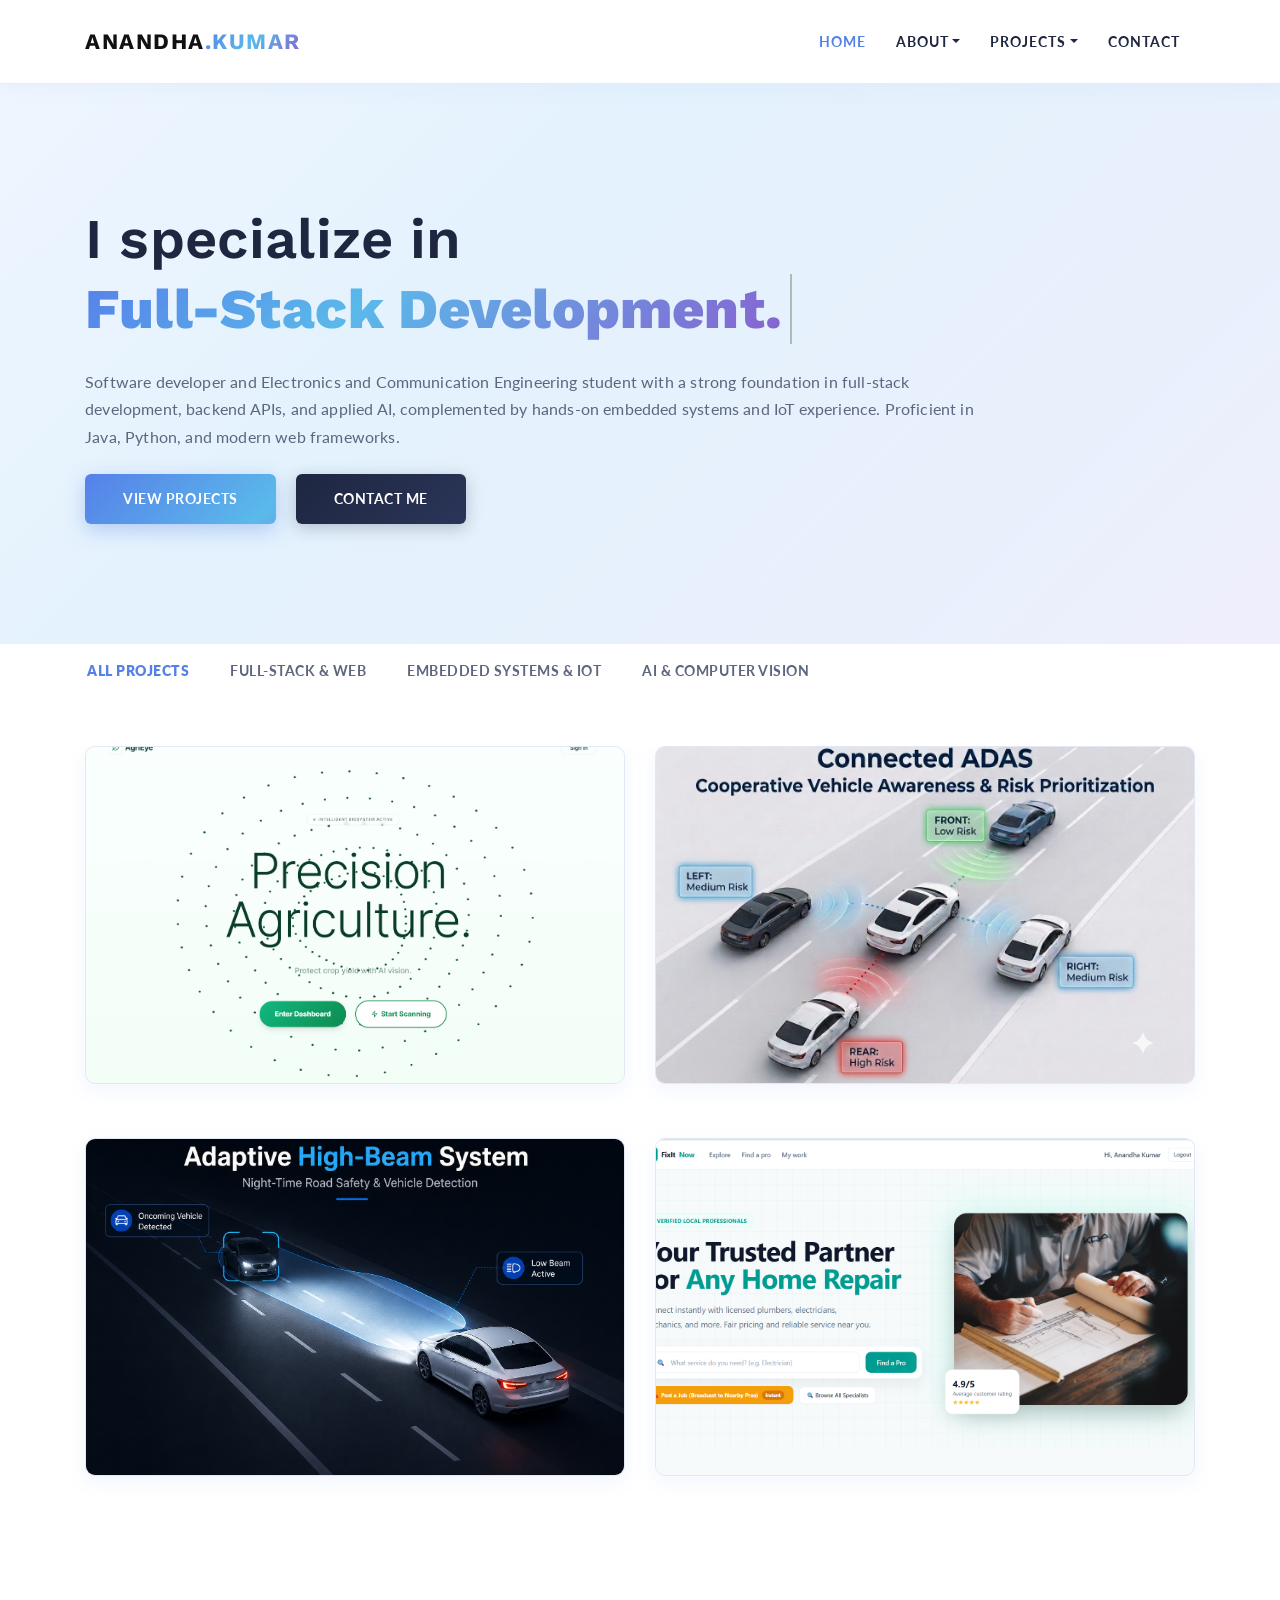
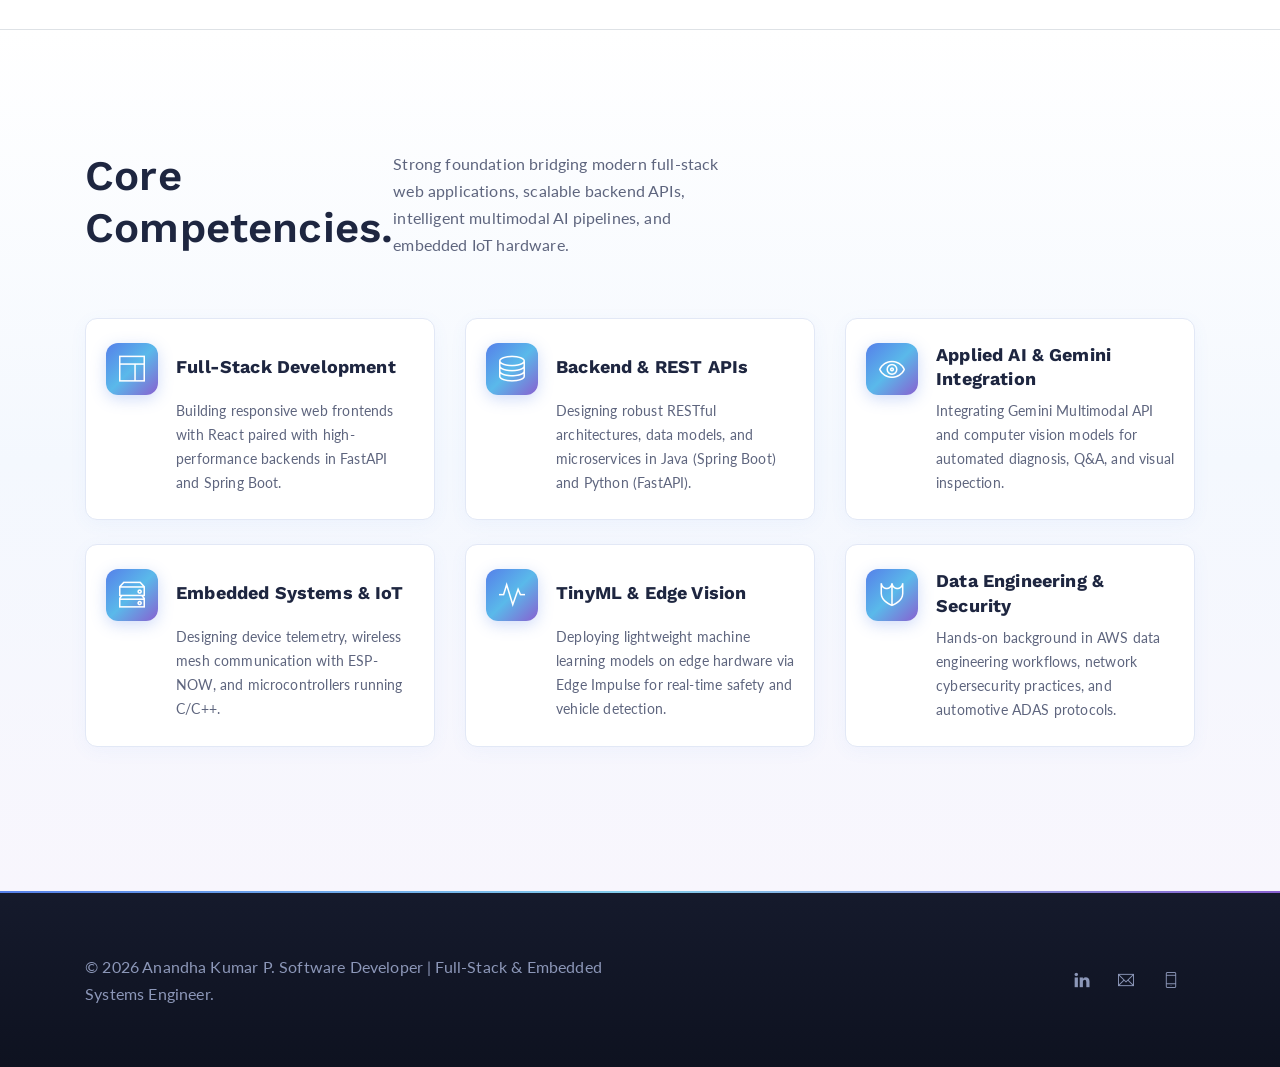
<file: index.html>
<!DOCTYPE html>
<html lang="en">

<head>
  <meta charset="utf-8">
  <title>Anandha Kumar P - Software Developer | Full-Stack &amp; Embedded Systems Engineer</title>

  <!-- mobile responsive meta -->
<meta name="viewport" content="width=device-width, initial-scale=1, shrink-to-fit=no">
  <meta name="description" content="Portfolio of Anandha Kumar P - Software Developer and Full-Stack &amp; Embedded Systems Engineer specializing in React, FastAPI, Spring Boot, Applied AI, and Embedded IoT.">
  <meta name="author" content="Anandha Kumar P">
  
  <!-- theme meta -->
  <meta name="theme-name" content="thomson" />
  
  <!-- ** Plugins Needed for the Project ** -->
  <!-- Bootstrap -->
  <link rel="stylesheet" href="plugins/bootstrap/bootstrap.min.css">
  <link rel="stylesheet" href="plugins/themify/css/themify-icons.css">
  <link rel="stylesheet" href="plugins/counto/animate.css">
  <link rel="stylesheet" href="plugins/aos/aos.css">
  <link rel="stylesheet" href="plugins/owl-carousel/owl.carousel.min.css">
  <link rel="stylesheet" href="plugins/owl-carousel/owl.theme.default.min.css">
  <link rel="stylesheet" href="plugins/magnific-popup/magnific-popup.css">
  <link rel="stylesheet" href="plugins/animated-text/animated-text.css">

  <!-- Main Stylesheet -->
  <link href="css/style.css" rel="stylesheet">

</head>

<body>
  

<!-- Navigation Start -->
<!-- Header Start --> 

<nav class="navbar navbar-expand-lg main-nav" id="navbar">
	<div class="container">
	  <a class="navbar-brand font-weight-bold text-uppercase" href="index.html" style="font-family:'Work Sans', sans-serif; font-size:22px; letter-spacing:1.5px; color:#111;">
	  	ANANDHA<span class="text-gradient">.KUMAR</span>
	  </a>

	  <button class="navbar-toggler collapsed" type="button" data-toggle="collapse" data-target="#navbarsExample09" aria-controls="navbarsExample09" aria-expanded="false" aria-label="Toggle navigation">
		<span class="ti-align-justify"></span>
	  </button>
  
		  <div class="collapse navbar-collapse" id="navbarsExample09">
			<ul class="navbar-nav ml-auto">
			  <li class="nav-item active"><a class="nav-link" href="index.html">Home</a></li>

			  <li class="nav-item dropdown">
					<a class="nav-link dropdown-toggle" href="#" id="dropdown01" data-toggle="dropdown" aria-haspopup="true" aria-expanded="false">About</a>
					<ul class="dropdown-menu" aria-labelledby="dropdown01">
						<li><a class="dropdown-item" href="about.html">About Me</a></li>
						<li><a class="dropdown-item" href="about-us.html">Education &amp; Experience</a></li>
					</ul>
			  </li>

			  <li class="nav-item dropdown">
					<a class="nav-link dropdown-toggle" href="#" id="dropdown02" data-toggle="dropdown" aria-haspopup="true" aria-expanded="false">Projects</a>
					<ul class="dropdown-menu" aria-labelledby="dropdown02">
						<li><a class="dropdown-item" href="portfolio-1.html">All Projects</a></li>
						<li><a class="dropdown-item" href="portfolio-single.html">AgriEye - AI Crop Platform</a></li>
						<li><a class="dropdown-item" href="portfolio-single2.html">Connected ADAS System</a></li>
						<li><a class="dropdown-item" href="portfolio-single3.html">Adaptive High-Beam System</a></li>
						<li><a class="dropdown-item" href="portfolio-single4.html">FixIt Now Marketplace</a></li>
					</ul>
			  </li>
			   <li class="nav-item"><a class="nav-link" href="contact.html">Contact</a></li>
			</ul>
		</div>
	</div>
</nav>

<!-- Header Close --> 


<!-- Navigation ENd -->

<!-- Banner Start -->
<section class="section banner">
	<div class="container">
		<div class="row">
			<div class="col-lg-10">
				 <h2 class="cd-headline clip is-full-width mb-4 ">
				 	I specialize in <br>
                    <span class="cd-words-wrapper text-color">
                        <b class="is-visible">Full-Stack Development.</b>
                        <b>Backend APIs &amp; Spring Boot.</b>
                        <b>Applied AI &amp; Gemini Vision.</b>
                        <b>Embedded Systems &amp; IoT.</b>
                    </span>
                </h2>
                <p>Software developer and Electronics and Communication Engineering student with a strong foundation in full-stack development, backend APIs, and applied AI, complemented by hands-on embedded systems and IoT experience. Proficient in Java, Python, and modern web frameworks.</p>
                <div class="mt-4">
                    <a href="portfolio-1.html" class="btn btn-main mr-3">View Projects</a>
                    <a href="contact.html" class="btn btn-dark">Contact Me</a>
                </div>
			</div>
		</div>
	</div>
</section>


<!-- Banner End -->

<!-- POrtfolio start -->
<section class="portfolio">
	<div class="container">
		<div class="row mb-5">
	      	<div class="col-12">
		        <div class="btn-group btn-group-toggle" data-toggle="buttons">
		          <label class="btn active">
		            <input type="radio" name="shuffle-filter" value="all" checked="checked" />All Projects
		          </label>
		          <label class="btn">
		            <input type="radio" name="shuffle-filter" value="fullstack" />Full-Stack &amp; Web
		          </label>
		          <label class="btn">
		            <input type="radio" name="shuffle-filter" value="embedded" />Embedded Systems &amp; IoT
		          </label>
		          <label class="btn">
		            <input type="radio" name="shuffle-filter" value="ai" />AI &amp; Computer Vision
		          </label>
		        </div>
	      	</div>
    	</div>	

		<div class="row shuffle-wrapper portfolio-gallery">
	      <div class="col-lg-6 col-md-6 mb-4 shuffle-item" data-groups="[&quot;fullstack&quot;,&quot;ai&quot;,&quot;embedded&quot;]">
		      	<div class="position-relative inner-box">
		          <div class="image position-relative">
	               <img src="images/agriEye.png" alt="AgriEye AI-Powered Crop Monitoring Platform" class="img-fluid w-100 d-block">
	                <div class="overlay-box">
	                  <div class="overlay-inner">
	                    <a class="overlay-content" href="portfolio-single.html">
	                      <h5 class="mb-0">AgriEye Platform</h5>
	                      <p>React, FastAPI, Gemini AI &amp; Telemetry</p>
	                    </a>
	                  </div>
	                </div> 
	            </div>
		      </div>
	      </div>

	      <div class="col-lg-6 col-md-6 mb-4 shuffle-item" data-groups="[&quot;embedded&quot;]">
	        <div class="position-relative inner-box">
	            <div class="image position-relative">
	               <img src="images/Adas.png" alt="Connected ADAS for Cooperative Vehicle Awareness" class="img-fluid w-100 d-block">
	                <div class="overlay-box">
	                  <div class="overlay-inner">
		                    <a class="overlay-content" href="portfolio-single2.html">
		                      <h5 class="mb-0">Connected ADAS</h5>
		                      <p>ESP-NOW, Flutter &amp; Risk Prioritization</p>
		                    </a>
	                	</div> 
		            </div>
		        </div>
		      </div>
	      </div>

	      <div class="col-lg-6 col-md-6 mb-4 shuffle-item" data-groups="[&quot;ai&quot;,&quot;embedded&quot;]">
	        <div class="position-relative inner-box">
	            <div class="image position-relative">
	               <img src="images/headlight.png" alt="Adaptive High-Beam System for Night-Time Road Safety" class="img-fluid w-100 d-block">
	                <div class="overlay-box">
	                  <div class="overlay-inner">
	                    <a class="overlay-content" href="portfolio-single3.html">
	                      <h5 class="mb-0">Adaptive High-Beam System</h5>
	                      <p>Edge Impulse TinyML &amp; Computer Vision</p>
	                    </a>
	                  </div>
	                </div> 
	            </div>
	        </div>
	      </div>

	      <div class="col-lg-6 col-md-6 mb-4 shuffle-item" data-groups="[&quot;fullstack&quot;]">
	        <div class="position-relative inner-box">
	            <div class="image position-relative">
	               <img src="images/Essentailmarket.png" alt="FixIt Now Essential Services Marketplace" class="img-fluid w-100 d-block">
	                <div class="overlay-box">
	                  <div class="overlay-inner">
	                    <a class="overlay-content" href="portfolio-single4.html">
	                      <h5 class="mb-0">FixIt Now Marketplace</h5>
	                      <p>Full-Stack Local Services &amp; Job Dispatch</p>
	                    </a>
	                  </div>
	                </div> 
	            </div>
	        </div>
	      </div>
	    </div>
	</div>
</section>
<!-- Portfolio End -->

<!-- Service start -->
<section class="section service-home border-top">
	<div class="container">
		<div class="row mb-5">
			<div class="col-lg-7">
				<h2 class="mb-3">Core Competencies.</h2>
				<p class="mb-0">Strong foundation bridging modern full-stack web applications, scalable backend APIs, intelligent multimodal AI pipelines, and embedded IoT hardware.</p>
			</div>
		</div>
		
		<div class="row">
			<div class="col-lg-4 col-md-6 mb-4 d-flex">
				<div class="service-item w-100" data-aos="fade-up">
					<div class="service-icon">
						<i class="ti-layout"></i>
					</div>
					<div class="service-content">
						<h4>Full-Stack Development</h4>
						<p>Building responsive web frontends with React paired with high-performance backends in FastAPI and Spring Boot.</p>
					</div>
				</div>
			</div>
			<div class="col-lg-4 col-md-6 mb-4 d-flex">
				<div class="service-item w-100" data-aos="fade-up" data-aos-delay="100">
					<div class="service-icon">
						<i class="ti-server"></i>
					</div>
					<div class="service-content">
						<h4>Backend &amp; REST APIs</h4>
						<p>Designing robust RESTful architectures, data models, and microservices in Java (Spring Boot) and Python (FastAPI).</p>
					</div>
				</div>
			</div>
			<div class="col-lg-4 col-md-6 mb-4 d-flex">
				<div class="service-item w-100" data-aos="fade-up" data-aos-delay="200">
					<div class="service-icon">
						<i class="ti-eye"></i>
					</div>
					<div class="service-content">
						<h4>Applied AI &amp; Gemini Integration</h4>
						<p>Integrating Gemini Multimodal API and computer vision models for automated diagnosis, Q&amp;A, and visual inspection.</p>
					</div>
				</div>
			</div>
			<div class="col-lg-4 col-md-6 mb-4 d-flex">
				<div class="service-item w-100" data-aos="fade-up" data-aos-delay="100">
					<div class="service-icon">
						<i class="ti-harddrives"></i>
					</div>
					<div class="service-content">
						<h4>Embedded Systems &amp; IoT</h4>
						<p>Designing device telemetry, wireless mesh communication with ESP-NOW, and microcontrollers running C/C++.</p>
					</div>
				</div>
			</div>
			<div class="col-lg-4 col-md-6 mb-4 d-flex">
				<div class="service-item w-100" data-aos="fade-up" data-aos-delay="200">
					<div class="service-icon">
						<i class="ti-pulse"></i>
					</div>
					<div class="service-content">
						<h4>TinyML &amp; Edge Vision</h4>
						<p>Deploying lightweight machine learning models on edge hardware via Edge Impulse for real-time safety and vehicle detection.</p>
					</div>
				</div>
			</div>
			<div class="col-lg-4 col-md-6 mb-4 d-flex">
				<div class="service-item w-100" data-aos="fade-up" data-aos-delay="300">
					<div class="service-icon">
						<i class="ti-shield"></i>
					</div>
					<div class="service-content">
						<h4>Data Engineering &amp; Security</h4>
						<p>Hands-on background in AWS data engineering workflows, network cybersecurity practices, and automotive ADAS protocols.</p>
					</div>
				</div>
			</div>
		</div>
	</div>
</section>
<!-- service end -->

<!-- Footer start -->
<section class="footer">
	<div class="container">
		<div class="row align-items-center">
			<div class="col-lg-6">
				<p class="mb-0">© 2026 Anandha Kumar P. Software Developer | Full-Stack &amp; Embedded Systems Engineer.</p>
			</div>
			<div class="col-lg-6">
				<div class="widget footer-widget text-lg-right mt-4 mt-lg-0">
					<ul class="list-inline mb-0">
						<li class="list-inline-item" title="LinkedIn"><a href="https://www.linkedin.com/in/anandha-kumar-p-1489b237b" target="_blank" rel="noopener noreferrer"><i class="ti-linkedin mr-3"></i></a></li>
						<li class="list-inline-item" title="Email"><a href="mailto:anand37449a@gmail.com"><i class="ti-email mr-3"></i></a></li>
						<li class="list-inline-item" title="Phone"><a href="tel:+919600138618"><i class="ti-mobile mr-3"></i></a></li>
					</ul>
				</div>
			</div>
		</div>
	</div>
</section>
<!-- Footer End -->

<!-- jQuery -->
<script src="plugins/jQuery/jquery.min.js"></script>
<!-- Bootstrap JS -->
<script src="plugins/bootstrap/bootstrap.min.js"></script>
<script src="plugins/aos/aos.js"></script>
<script src="plugins/owl-carousel/owl.carousel.min.js"></script>
<script src="plugins/shuffle/shuffle.min.js"></script>
<script src="plugins/magnific-popup/jquery.magnific-popup.min.js"></script>
<script src="plugins/animated-text/animated-text.js"></script>
<script src="plugins/counto/apear.js"></script>
<script src="plugins/counto/counTo.js"></script>
<!-- Main Script -->
<script src="js/script.js"></script>

</html>
</file>
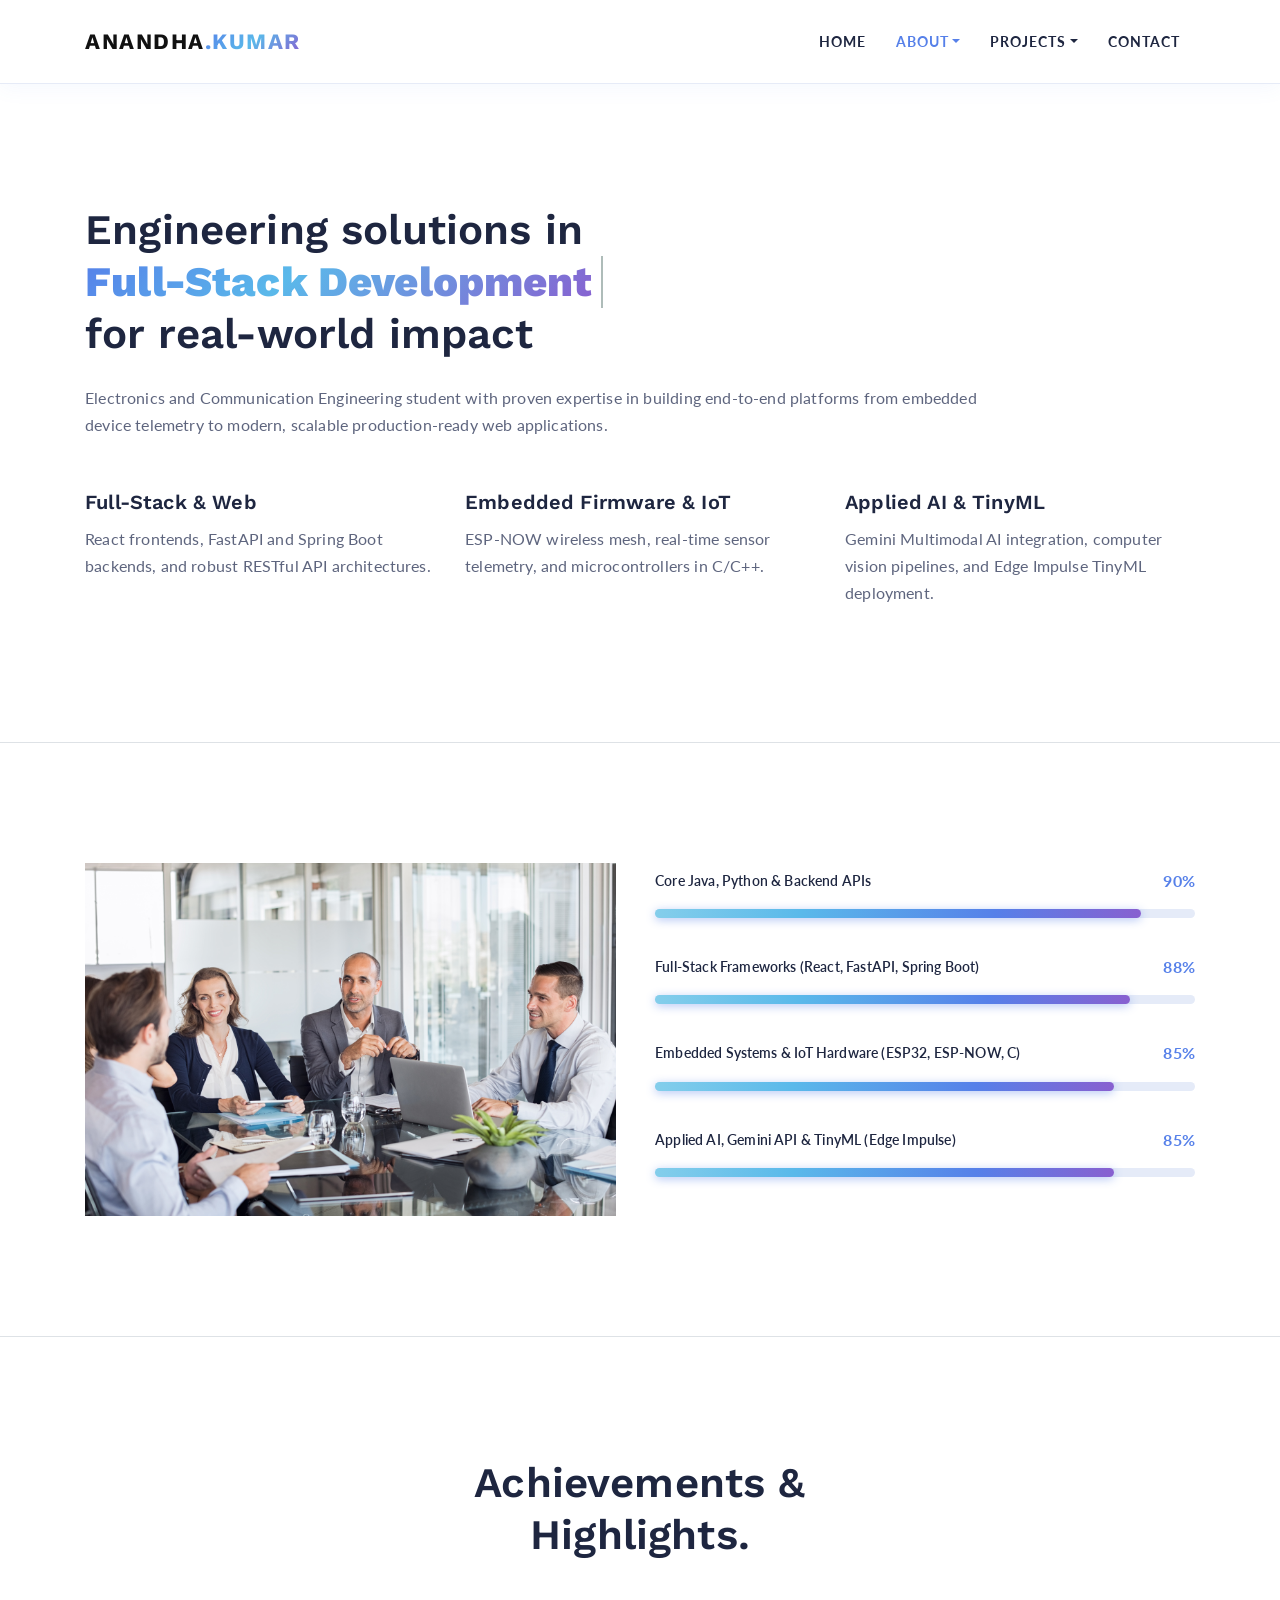
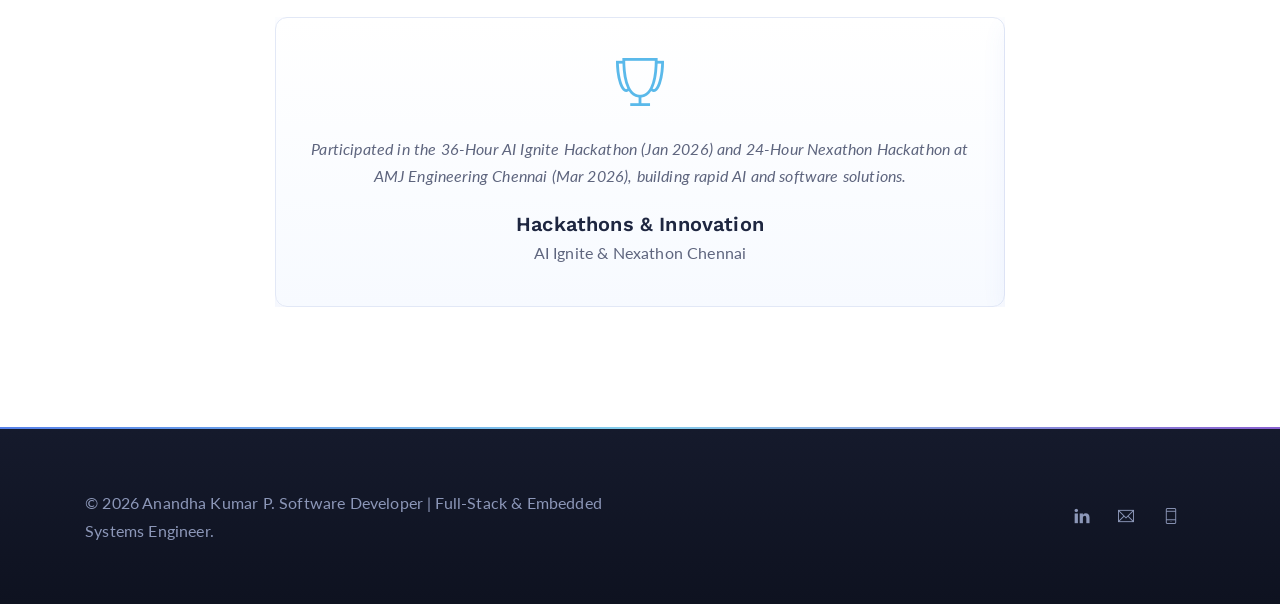
<file: about-us.html>
<!DOCTYPE html>
<html lang="en">

<head>
  <meta charset="utf-8">
  <title>Education &amp; Experience - Anandha Kumar P | Full-Stack &amp; Embedded Systems Engineer</title>

  <!-- mobile responsive meta -->
<meta name="viewport" content="width=device-width, initial-scale=1, shrink-to-fit=no">
  <meta name="description" content="Portfolio of Anandha Kumar P - Software Developer and Full-Stack &amp; Embedded Systems Engineer specializing in React, FastAPI, Spring Boot, Applied AI, and Embedded IoT.">
  <meta name="author" content="Anandha Kumar P">
  
  <!-- theme meta -->
  <meta name="theme-name" content="thomson" />
  
  <!-- ** Plugins Needed for the Project ** -->
  <!-- Bootstrap -->
  <link rel="stylesheet" href="plugins/bootstrap/bootstrap.min.css">
  <link rel="stylesheet" href="plugins/themify/css/themify-icons.css">
  <link rel="stylesheet" href="plugins/counto/animate.css">
  <link rel="stylesheet" href="plugins/aos/aos.css">
  <link rel="stylesheet" href="plugins/owl-carousel/owl.carousel.min.css">
  <link rel="stylesheet" href="plugins/owl-carousel/owl.theme.default.min.css">
  <link rel="stylesheet" href="plugins/magnific-popup/magnific-popup.css">
  <link rel="stylesheet" href="plugins/animated-text/animated-text.css">

  <!-- Main Stylesheet -->
  <link href="css/style.css" rel="stylesheet">

</head>

<body>
  

<!-- Navigation Start -->
<!-- Header Start --> 

<nav class="navbar navbar-expand-lg main-nav" id="navbar">
	<div class="container">
	  <a class="navbar-brand font-weight-bold text-uppercase" href="index.html" style="font-family:'Work Sans', sans-serif; font-size:22px; letter-spacing:1.5px; color:#111;">
	  	ANANDHA<span class="text-gradient">.KUMAR</span>
	  </a>

	  <button class="navbar-toggler collapsed" type="button" data-toggle="collapse" data-target="#navbarsExample09" aria-controls="navbarsExample09" aria-expanded="false" aria-label="Toggle navigation">
		<span class="ti-align-justify"></span>
	  </button>
  
		  <div class="collapse navbar-collapse" id="navbarsExample09">
			<ul class="navbar-nav ml-auto">
			  <li class="nav-item"><a class="nav-link" href="index.html">Home</a></li>

			  <li class="nav-item dropdown active">
					<a class="nav-link dropdown-toggle" href="#" id="dropdown01" data-toggle="dropdown" aria-haspopup="true" aria-expanded="false">About</a>
					<ul class="dropdown-menu" aria-labelledby="dropdown01">
						<li><a class="dropdown-item" href="about.html">About Me</a></li>
						<li><a class="dropdown-item" href="about-us.html">Education &amp; Experience</a></li>
					</ul>
			  </li>

			  <li class="nav-item dropdown">
					<a class="nav-link dropdown-toggle" href="#" id="dropdown02" data-toggle="dropdown" aria-haspopup="true" aria-expanded="false">Projects</a>
					<ul class="dropdown-menu" aria-labelledby="dropdown02">
						<li><a class="dropdown-item" href="portfolio-1.html">All Projects</a></li>
						<li><a class="dropdown-item" href="portfolio-single.html">AgriEye - AI Crop Platform</a></li>
						<li><a class="dropdown-item" href="portfolio-single2.html">Connected ADAS System</a></li>
						<li><a class="dropdown-item" href="portfolio-single3.html">Adaptive High-Beam System</a></li>
						<li><a class="dropdown-item" href="portfolio-single4.html">FixIt Now Marketplace</a></li>
					</ul>
			  </li>
			   <li class="nav-item"><a class="nav-link" href="contact.html">Contact</a></li>
			</ul>
		</div>
	</div>
</nav>

<!-- Header Close --> 


<!-- Navigation ENd -->

<!-- Banner Start -->
<section class="section banner-2">
	<div class="container">
		<div class="row">
			<div class="col-lg-10">
				 <h2 class="cd-headline clip is-full-width mb-4">
				 	Engineering solutions in <br>
                    <span class="cd-words-wrapper text-color">
                        <b class="is-visible">Full-Stack Development</b>
                        <b>Backend APIs &amp; Spring Boot</b>
                        <b>Applied AI &amp; TinyML</b>
                        <b>Embedded Systems &amp; IoT</b>
                    </span>
                    <br>for real-world impact
                </h2>
				<p class="mb-5">Electronics and Communication Engineering student with proven expertise in building end-to-end platforms from embedded device telemetry to modern, scalable production-ready web applications.</p>
			</div>
		</div>

		<div class="row">
			<div class="col-lg-4" data-aos="fade-right">
				<h4>Full-Stack &amp; Web</h4>
				<p>React frontends, FastAPI and Spring Boot backends, and robust RESTful API architectures.</p>
			</div>

			<div class="col-lg-4" data-aos="fade-right" data-aos-delay="200">
				<h4>Embedded Firmware &amp; IoT</h4>
				<p>ESP-NOW wireless mesh, real-time sensor telemetry, and microcontrollers in C/C++.</p>
			</div>

			<div class="col-lg-4" data-aos="fade-right" data-aos-delay="400">
				<h4>Applied AI &amp; TinyML</h4>
				<p>Gemini Multimodal AI integration, computer vision pipelines, and Edge Impulse TinyML deployment.</p>
			</div>
		</div>
	</div>
</section>

<!-- Banner End -->

<!-- About start -->
<section class="section skills border-top border-bottom">
	<div class="container">
		<div class="row align-items-center">
			<div class="col-lg-6 pr-4">
				<div class="about-img2">
					<img src="images/home-2.jpg" alt="Anandha Kumar P Technical Environment" class="img-fluid">
				</div>
			</div>

			<div class="col-lg-6">
				<div class="progress-bar-content mt-5 mt-lg-0">
					<div class="progress-label d-flex align-items-center">
		                <div class="progress-title">Core Java, Python &amp; Backend APIs</div>
		                	<span class="progress-bar-units ml-auto">90%</span>
	            	</div>
					<div class="progress">
						  <div class="progress-bar" data-percent="90"></div>
					</div>
				</div>
				<div class="progress-bar-content">
					<div class="progress-label d-flex align-items-center">
		                <div class="progress-title">Full-Stack Frameworks (React, FastAPI, Spring Boot)</div>
		                	<span class="progress-bar-units ml-auto">88%</span>
	            	</div>
					<div class="progress">
						  <div class="progress-bar" data-percent="88"></div>
					</div>
				</div>
				<div class="progress-bar-content">
					<div class="progress-label d-flex align-items-center">
		                <div class="progress-title">Embedded Systems &amp; IoT Hardware (ESP32, ESP-NOW, C)</div>
		                	<span class="progress-bar-units ml-auto">85%</span>
	            	</div>
					<div class="progress">
						  <div class="progress-bar" data-percent="85"></div>
					</div>
				</div>
				<div class="progress-bar-content">
					<div class="progress-label d-flex align-items-center">
		                <div class="progress-title">Applied AI, Gemini API &amp; TinyML (Edge Impulse)</div>
		                	<span class="progress-bar-units ml-auto">85%</span>
	            	</div>
					<div class="progress">
						  <div class="progress-bar" data-percent="85"></div>
					</div>
				</div>
			</div>
		</div>
	</div>
</section>
<!-- About ENd  -->

<!-- Testimonial Start -->
<section class="section testimonial">
	<div class="container">
		<div class="row justify-content-center">
			<div class="col-lg-6 text-center mb-5">
				<h2 class="mb-2">Achievements &amp; Highlights.</h2>
			</div>
		</div>

		<div class="row justify-content-center align-items-center">
			<div class="col-lg-8"> 
				<div class="owl-carousel owl-theme">
					<div class="testimonial-content">
						<i class="ti-cup text-color"></i>
						<p>Participated in the 36-Hour AI Ignite Hackathon (Jan 2026) and 24-Hour Nexathon Hackathon at AMJ Engineering Chennai (Mar 2026), building rapid AI and software solutions.</p>

						<h4 class="mb-0">Hackathons &amp; Innovation</h4>
						<span>AI Ignite &amp; Nexathon Chennai</span>
					</div>
					<div class="testimonial-content">
						<i class="ti-medall text-color"></i>
						<p>Completed 6 Infosys Springboard certifications spanning Core Java, Data Structures &amp; Algorithms, and Java Spring Boot enterprise development.</p>

						<h4 class="mb-0">Infosys Springboard Certifications</h4>
						<span>Java, DSA, Spring Framework &amp; Spring Boot</span>
					</div>
					<div class="testimonial-content">
						<i class="ti-briefcase text-color"></i>
						<p>Successfully completed 3 internships with Outstanding (O) grades: Emertxe (Real-Time EV Dashboard), Palo Alto Networks (Cybersecurity), and AWS Academy (Data Engineering).</p>

						<h4 class="mb-0">Industry Internships</h4>
						<span>Emertxe, Palo Alto Networks &amp; AWS Academy</span>
					</div>
				</div>
			</div>
		</div>
	</div>
</section>
<!-- Testimonial End -->

<!-- Footer strat -->
<section class="footer">
	<div class="container">
		<div class="row align-items-center">
			<div class="col-lg-6">
				<p class="mb-0">© 2026 Anandha Kumar P. Software Developer | Full-Stack &amp; Embedded Systems Engineer.</p>
			</div>
			<div class="col-lg-6">
				<div class="widget footer-widget text-lg-right mt-4 mt-lg-0">
					<ul class="list-inline mb-0">
						<li class="list-inline-item" title="LinkedIn"><a href="https://www.linkedin.com/in/anandha-kumar-p-1489b237b" target="_blank" rel="noopener noreferrer"><i class="ti-linkedin mr-3"></i></a></li>
						<li class="list-inline-item" title="Email"><a href="mailto:anand37449a@gmail.com"><i class="ti-email mr-3"></i></a></li>
						<li class="list-inline-item" title="Phone"><a href="tel:+919600138618"><i class="ti-mobile mr-3"></i></a></li>
					</ul>
				</div>
			</div>
		</div>
	</div>
</section>
<!-- Footer end -->

<!-- jQuery -->
<script src="plugins/jQuery/jquery.min.js"></script>
<!-- Bootstrap JS -->
<script src="plugins/bootstrap/bootstrap.min.js"></script>
<script src="plugins/aos/aos.js"></script>
<script src="plugins/owl-carousel/owl.carousel.min.js"></script>
<script src="plugins/shuffle/shuffle.min.js"></script>
<script src="plugins/magnific-popup/jquery.magnific-popup.min.js"></script>
<script src="plugins/animated-text/animated-text.js"></script>
<script src="plugins/counto/apear.js"></script>
<script src="plugins/counto/counTo.js"></script>
<!-- Main Script -->
<script src="js/script.js"></script>

</html>
</file>
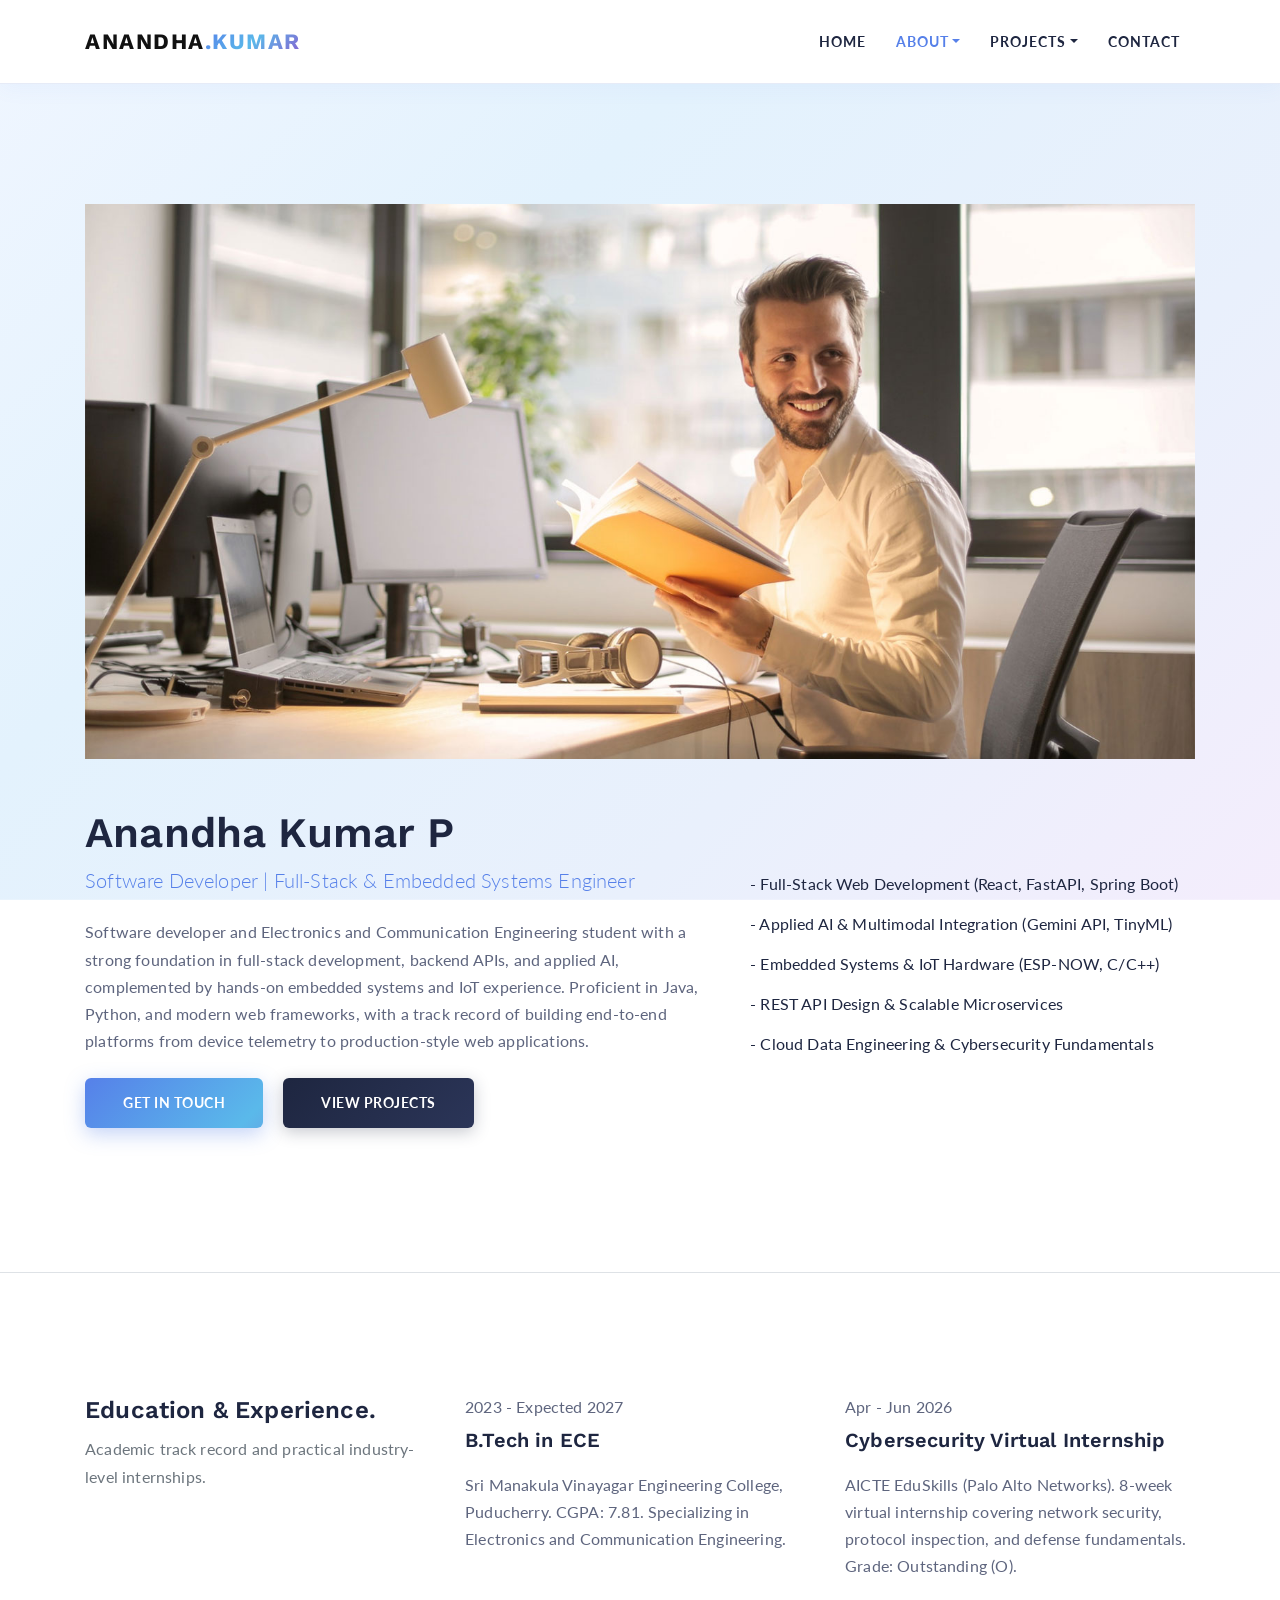
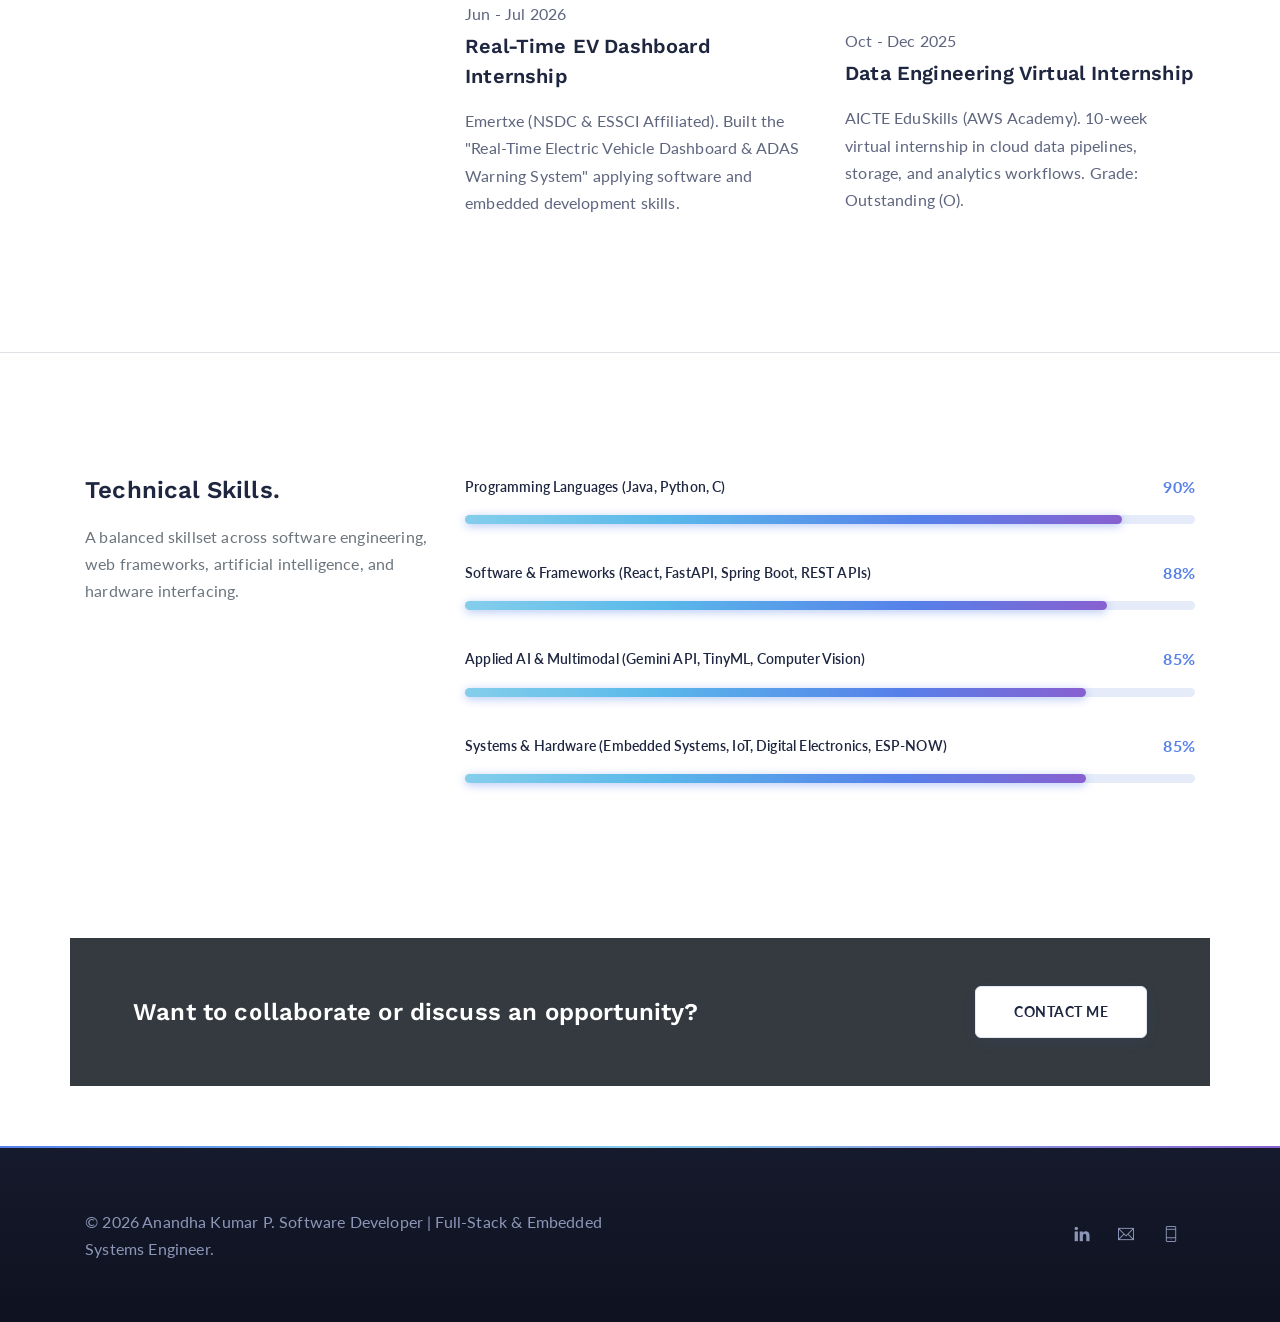
<file: about.html>
<!DOCTYPE html>
<html lang="en">

<head>
  <meta charset="utf-8">
  <title>About Me - Anandha Kumar P | Software Developer &amp; Embedded Systems Engineer</title>

  <!-- mobile responsive meta -->
<meta name="viewport" content="width=device-width, initial-scale=1, shrink-to-fit=no">
  <meta name="description" content="Portfolio of Anandha Kumar P - Software Developer and Full-Stack &amp; Embedded Systems Engineer specializing in React, FastAPI, Spring Boot, Applied AI, and Embedded IoT.">
  <meta name="author" content="Anandha Kumar P">
  
  <!-- theme meta -->
  <meta name="theme-name" content="thomson" />
  
  <!-- ** Plugins Needed for the Project ** -->
  <!-- Bootstrap -->
  <link rel="stylesheet" href="plugins/bootstrap/bootstrap.min.css">
  <link rel="stylesheet" href="plugins/themify/css/themify-icons.css">
  <link rel="stylesheet" href="plugins/counto/animate.css">
  <link rel="stylesheet" href="plugins/aos/aos.css">
  <link rel="stylesheet" href="plugins/owl-carousel/owl.carousel.min.css">
  <link rel="stylesheet" href="plugins/owl-carousel/owl.theme.default.min.css">
  <link rel="stylesheet" href="plugins/magnific-popup/magnific-popup.css">
  <link rel="stylesheet" href="plugins/animated-text/animated-text.css">

  <!-- Main Stylesheet -->
  <link href="css/style.css" rel="stylesheet">

</head>

<body>
  

<!-- Navgiation Start -->
<!-- Header Start --> 

<nav class="navbar navbar-expand-lg main-nav" id="navbar">
	<div class="container">
	  <a class="navbar-brand font-weight-bold text-uppercase" href="index.html" style="font-family:'Work Sans', sans-serif; font-size:22px; letter-spacing:1.5px; color:#111;">
	  	ANANDHA<span class="text-gradient">.KUMAR</span>
	  </a>

	  <button class="navbar-toggler collapsed" type="button" data-toggle="collapse" data-target="#navbarsExample09" aria-controls="navbarsExample09" aria-expanded="false" aria-label="Toggle navigation">
		<span class="ti-align-justify"></span>
	  </button>
  
		  <div class="collapse navbar-collapse" id="navbarsExample09">
			<ul class="navbar-nav ml-auto">
			  <li class="nav-item"><a class="nav-link" href="index.html">Home</a></li>

			  <li class="nav-item dropdown active">
					<a class="nav-link dropdown-toggle" href="#" id="dropdown01" data-toggle="dropdown" aria-haspopup="true" aria-expanded="false">About</a>
					<ul class="dropdown-menu" aria-labelledby="dropdown01">
						<li><a class="dropdown-item" href="about.html">About Me</a></li>
						<li><a class="dropdown-item" href="about-us.html">Education &amp; Experience</a></li>
					</ul>
			  </li>

			  <li class="nav-item dropdown">
					<a class="nav-link dropdown-toggle" href="#" id="dropdown02" data-toggle="dropdown" aria-haspopup="true" aria-expanded="false">Projects</a>
					<ul class="dropdown-menu" aria-labelledby="dropdown02">
						<li><a class="dropdown-item" href="portfolio-1.html">All Projects</a></li>
						<li><a class="dropdown-item" href="portfolio-single.html">AgriEye - AI Crop Platform</a></li>
						<li><a class="dropdown-item" href="portfolio-single2.html">Connected ADAS System</a></li>
						<li><a class="dropdown-item" href="portfolio-single3.html">Adaptive High-Beam System</a></li>
						<li><a class="dropdown-item" href="portfolio-single4.html">FixIt Now Marketplace</a></li>
					</ul>
			  </li>
			   <li class="nav-item"><a class="nav-link" href="contact.html">Contact</a></li>
			</ul>
		</div>
	</div>
</nav>

<!-- Header Close --> 


<!-- Navigation ENd -->

<!-- Banner start -->
<section class="section banner-3">
	<div class="container">
		<div class="row justify-content-center align-items-center">
			<div class="col-lg-12">
				<div class="profile mb-5">
					<img src="images/about-img.jpg" alt="Anandha Kumar P" class="img-fluid">
				</div>
			</div>
			<div class="col-lg-7">
				<h2>Anandha Kumar P</h2>
				<p class="lead mb-4 text-color">Software Developer | Full-Stack &amp; Embedded Systems Engineer</p>

				<p class="mb-4">Software developer and Electronics and Communication Engineering student with a strong foundation in full-stack development, backend APIs, and applied AI, complemented by hands-on embedded systems and IoT experience. Proficient in Java, Python, and modern web frameworks, with a track record of building end-to-end platforms from device telemetry to production-style web applications.</p>

				<div class="mt-4 mb-4">
					<a href="contact.html" class="btn btn-main mr-3">Get in Touch</a>
					<a href="portfolio-1.html" class="btn btn-dark">View Projects</a>
				</div>
			</div>

			<div class="col-lg-5">
				<ul class="list-unstyled mt-3 mb-5 about-list">
					<li>- Full-Stack Web Development (React, FastAPI, Spring Boot)</li>
					<li>- Applied AI &amp; Multimodal Integration (Gemini API, TinyML)</li>
					<li>- Embedded Systems &amp; IoT Hardware (ESP-NOW, C/C++)</li>
					<li>- REST API Design &amp; Scalable Microservices</li>
					<li>- Cloud Data Engineering &amp; Cybersecurity Fundamentals</li>
				</ul>
			</div>
		</div>
	</div>
</section>

<!-- Banner End -->

<!-- About start -->
<section class="section about border-top border-bottom">
	<div class="container">
		<div class="row">
			<div class="col-lg-4 mb-5">
				<h3 class="mb-2">Education &amp; Experience.</h3>
				<p class="text-muted">Academic track record and practical industry-level internships.</p>
			</div>
	
			<div class="col-lg-8">
				<div class="row">
					<div class="col-lg-6">
						<div class="about-info mb-5">
							<span>2023 - Expected 2027</span>
							<h4 class="mb-3 mt-1">B.Tech in ECE</h4>
							<p>Sri Manakula Vinayagar Engineering College, Puducherry. CGPA: 7.81. Specializing in Electronics and Communication Engineering.</p>
						</div>
						<div class="about-info">
							<span>Jun - Jul 2026</span>
							<h4 class="mb-3 mt-1">Real-Time EV Dashboard Internship</h4>
							<p>Emertxe (NSDC &amp; ESSCI Affiliated). Built the "Real-Time Electric Vehicle Dashboard &amp; ADAS Warning System" applying software and embedded development skills.</p>
						</div>
					</div>

					<div class="col-lg-6">
						<div class="about-info mb-5">
							<span>Apr - Jun 2026</span>
							<h4 class="mb-3 mt-1">Cybersecurity Virtual Internship</h4>
							<p>AICTE EduSkills (Palo Alto Networks). 8-week virtual internship covering network security, protocol inspection, and defense fundamentals. Grade: Outstanding (O).</p>
						</div>
						<div class="about-info">
							<span>Oct - Dec 2025</span>
							<h4 class="mb-3 mt-1">Data Engineering Virtual Internship</h4>
							<p>AICTE EduSkills (AWS Academy). 10-week virtual internship in cloud data pipelines, storage, and analytics workflows. Grade: Outstanding (O).</p>
						</div>
					</div>
				</div>
			</div>
		</div>
	</div>
</section>
<!-- About End -->

<!-- Skill Start -->
<section class="section skills">
	<div class="container">
		<div class="row">
			<div class="col-lg-4">
				<h3>Technical Skills.</h3>
				<p class="mt-3 text-muted">A balanced skillset across software engineering, web frameworks, artificial intelligence, and hardware interfacing.</p>
			</div>

			<div class="col-lg-8">
				<div class="progress-bar-content">
					<div class="progress-label d-flex align-items-center">
		                <div class="progress-title">Programming Languages (Java, Python, C)</div>
		                	<span class="progress-bar-units ml-auto">90%</span>
	            	</div>
					<div class="progress">
						  <div class="progress-bar" data-percent="90"></div>
					</div>
				</div>
				<div class="progress-bar-content">
					<div class="progress-label d-flex align-items-center">
		                <div class="progress-title">Software &amp; Frameworks (React, FastAPI, Spring Boot, REST APIs)</div>
		                	<span class="progress-bar-units ml-auto">88%</span>
	            	</div>
					<div class="progress">
						  <div class="progress-bar" data-percent="88"></div>
					</div>
				</div>
				<div class="progress-bar-content">
					<div class="progress-label d-flex align-items-center">
		                <div class="progress-title">Applied AI &amp; Multimodal (Gemini API, TinyML, Computer Vision)</div>
		                	<span class="progress-bar-units ml-auto">85%</span>
	            	</div>
					<div class="progress">
						  <div class="progress-bar" data-percent="85"></div>
					</div>
				</div>
				<div class="progress-bar-content">
					<div class="progress-label d-flex align-items-center">
		                <div class="progress-title">Systems &amp; Hardware (Embedded Systems, IoT, Digital Electronics, ESP-NOW)</div>
		                	<span class="progress-bar-units ml-auto">85%</span>
	            	</div>
					<div class="progress">
						  <div class="progress-bar" data-percent="85"></div>
					</div>
				</div>
			</div>
		</div>
	</div>
</section>
<!-- Skill end -->

<!-- Cta Start -->
<section class="section-sm pt-0 cta">
	<div class="container">
		<div class="row align-items-center bg-dark p-5">
			<div class="col-lg-8">
				<h3 class="text-white mb-0">Want to collaborate or discuss an opportunity?</h3>
			</div>
			<div class="col-lg-4 text-lg-right mt-5 mt-lg-0">
				<a href="contact.html" class="btn btn-white">Contact me</a>
			</div>
		</div>
	</div>
</section>
<!-- Cta ENd -->

<!--  Footer Start-->
<section class="footer">
	<div class="container">
		<div class="row align-items-center">
			<div class="col-lg-6">
				<p class="mb-0">© 2026 Anandha Kumar P. Software Developer | Full-Stack &amp; Embedded Systems Engineer.</p>
			</div>
			<div class="col-lg-6">
				<div class="widget footer-widget text-lg-right mt-4 mt-lg-0">
					<ul class="list-inline mb-0">
						<li class="list-inline-item" title="LinkedIn"><a href="https://www.linkedin.com/in/anandha-kumar-p-1489b237b" target="_blank" rel="noopener noreferrer"><i class="ti-linkedin mr-3"></i></a></li>
						<li class="list-inline-item" title="Email"><a href="mailto:anand37449a@gmail.com"><i class="ti-email mr-3"></i></a></li>
						<li class="list-inline-item" title="Phone"><a href="tel:+919600138618"><i class="ti-mobile mr-3"></i></a></li>
					</ul>
				</div>
			</div>
		</div>
	</div>
</section>
<!-- Footer end -->

<!-- jQuery -->
<script src="plugins/jQuery/jquery.min.js"></script>
<!-- Bootstrap JS -->
<script src="plugins/bootstrap/bootstrap.min.js"></script>
<script src="plugins/aos/aos.js"></script>
<script src="plugins/owl-carousel/owl.carousel.min.js"></script>
<script src="plugins/shuffle/shuffle.min.js"></script>
<script src="plugins/magnific-popup/jquery.magnific-popup.min.js"></script>
<script src="plugins/animated-text/animated-text.js"></script>
<script src="plugins/counto/apear.js"></script>
<script src="plugins/counto/counTo.js"></script>
<!-- Main Script -->
<script src="js/script.js"></script>

</html>
</file>
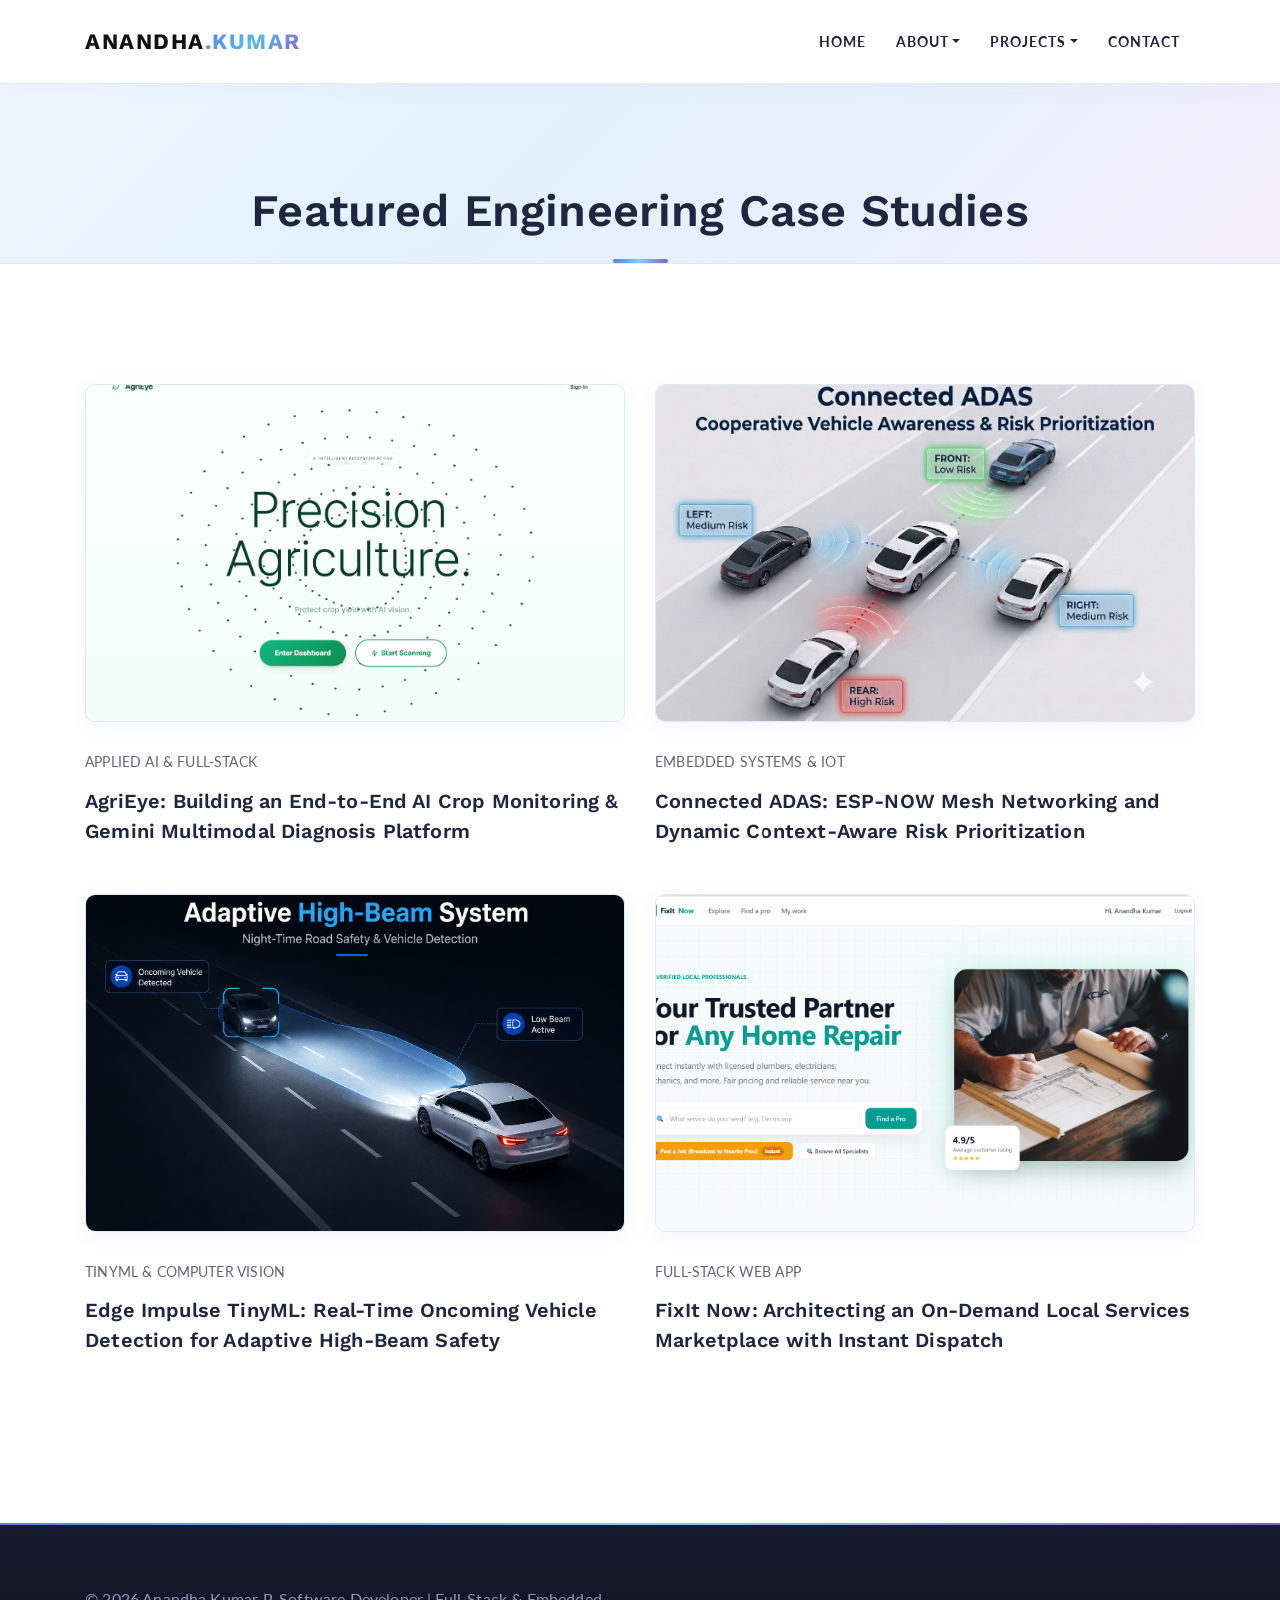
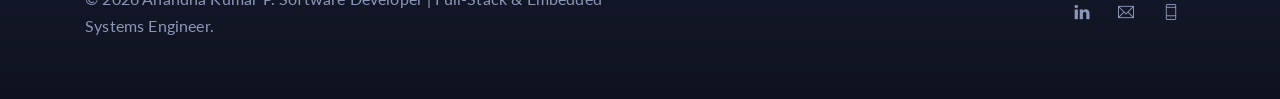
<file: blog-grid.html>
<!DOCTYPE html>
<html lang="en">

<head>
  <meta charset="utf-8">
  <title>Articles &amp; Projects - Anandha Kumar P | Full-Stack &amp; Embedded Systems Engineer</title>

  <!-- mobile responsive meta -->
<meta name="viewport" content="width=device-width, initial-scale=1, shrink-to-fit=no">
  <meta name="description" content="Portfolio of Anandha Kumar P - Software Developer and Full-Stack &amp; Embedded Systems Engineer specializing in React, FastAPI, Spring Boot, Applied AI, and Embedded IoT.">
  <meta name="author" content="Anandha Kumar P">
  
  <!-- theme meta -->
  <meta name="theme-name" content="thomson" />
  
  <!-- ** Plugins Needed for the Project ** -->
  <!-- Bootstrap -->
  <link rel="stylesheet" href="plugins/bootstrap/bootstrap.min.css">
  <link rel="stylesheet" href="plugins/themify/css/themify-icons.css">
  <link rel="stylesheet" href="plugins/counto/animate.css">
  <link rel="stylesheet" href="plugins/aos/aos.css">
  <link rel="stylesheet" href="plugins/owl-carousel/owl.carousel.min.css">
  <link rel="stylesheet" href="plugins/owl-carousel/owl.theme.default.min.css">
  <link rel="stylesheet" href="plugins/magnific-popup/magnific-popup.css">
  <link rel="stylesheet" href="plugins/animated-text/animated-text.css">

  <!-- Main Stylesheet -->
  <link href="css/style.css" rel="stylesheet">

</head>

<body>
  

<!-- Navigation Start -->
<!-- Header Start --> 

<nav class="navbar navbar-expand-lg main-nav" id="navbar">
	<div class="container">
	  <a class="navbar-brand font-weight-bold text-uppercase" href="index.html" style="font-family:'Work Sans', sans-serif; font-size:22px; letter-spacing:1.5px; color:#111;">
	  	ANANDHA<span class="text-gradient">.KUMAR</span>
	  </a>

	  <button class="navbar-toggler collapsed" type="button" data-toggle="collapse" data-target="#navbarsExample09" aria-controls="navbarsExample09" aria-expanded="false" aria-label="Toggle navigation">
		<span class="ti-align-justify"></span>
	  </button>
  
		  <div class="collapse navbar-collapse" id="navbarsExample09">
			<ul class="navbar-nav ml-auto">
			  <li class="nav-item"><a class="nav-link" href="index.html">Home</a></li>

			  <li class="nav-item dropdown">
					<a class="nav-link dropdown-toggle" href="#" id="dropdown01" data-toggle="dropdown" aria-haspopup="true" aria-expanded="false">About</a>
					<ul class="dropdown-menu" aria-labelledby="dropdown01">
						<li><a class="dropdown-item" href="about.html">About Me</a></li>
						<li><a class="dropdown-item" href="about-us.html">Education &amp; Experience</a></li>
					</ul>
			  </li>

			  <li class="nav-item dropdown">
					<a class="nav-link dropdown-toggle" href="#" id="dropdown02" data-toggle="dropdown" aria-haspopup="true" aria-expanded="false">Projects</a>
					<ul class="dropdown-menu" aria-labelledby="dropdown02">
						<li><a class="dropdown-item" href="portfolio-1.html">All Projects</a></li>
						<li><a class="dropdown-item" href="portfolio-single.html">AgriEye - AI Crop Platform</a></li>
						<li><a class="dropdown-item" href="portfolio-single2.html">Connected ADAS System</a></li>
						<li><a class="dropdown-item" href="portfolio-single3.html">Adaptive High-Beam System</a></li>
						<li><a class="dropdown-item" href="portfolio-single4.html">FixIt Now Marketplace</a></li>
					</ul>
			  </li>
			   <li class="nav-item"><a class="nav-link" href="contact.html">Contact</a></li>
			</ul>
		</div>
	</div>
</nav>

<!-- Header Close --> 


<!-- Navigation End -->

<section class="page-title section pb-0">
  <div class="container">
    <div class="row">
      <div class="col-lg-12">
        <div class="text-center">
          <h1 class="text-capitalize mb-0 text-lg">Featured Engineering Case Studies</h1>
        </div>
      </div>
    </div>
  </div>
</section>

<section class="section blog-post">
	<div class="container">
		<div class="row">
			<div class="col-lg-6 col-md-6">
	<div class="post mb-5">
		<a class="image-content" href="portfolio-single.html">
			<img src="images/agriEye.png" alt="AgriEye AI Crop Monitoring Platform" class="img-fluid rounded">
		</a>

		<div class="post-content">
			<span class="date text-uppercase text-sm">Applied AI &amp; Full-Stack</span>
			<a href="portfolio-single.html"><h4>AgriEye: Building an End-to-End AI Crop Monitoring &amp; Gemini Multimodal Diagnosis Platform</h4></a>
		</div>
	</div>
</div>

<div class="col-lg-6 col-md-6">
	<div class="post mb-5">
		<a class="image-content" href="portfolio-single2.html">
			<img src="images/Adas.png" alt="Connected ADAS System" class="img-fluid rounded">
		</a>

		<div class="post-content">
			<span class="date text-uppercase text-sm">Embedded Systems &amp; IoT</span>
			<a href="portfolio-single2.html"><h4>Connected ADAS: ESP-NOW Mesh Networking and Dynamic Context-Aware Risk Prioritization</h4></a>
		</div>
	</div>
</div>

<div class="col-lg-6 col-md-6">
	<div class="post mb-5">
		<a class="image-content" href="portfolio-single3.html">
			<img src="images/headlight.png" alt="Adaptive High-Beam System" class="img-fluid rounded">
		</a>

		<div class="post-content">
			<span class="date text-uppercase text-sm">TinyML &amp; Computer Vision</span>
			<a href="portfolio-single3.html"><h4>Edge Impulse TinyML: Real-Time Oncoming Vehicle Detection for Adaptive High-Beam Safety</h4></a>
		</div>
	</div>
</div>

<div class="col-lg-6 col-md-6">
	<div class="post mb-5">
		<a class="image-content" href="portfolio-single4.html">
			<img src="images/Essentailmarket.png" alt="FixIt Now Essential Services Marketplace" class="img-fluid rounded">
		</a>

		<div class="post-content">
			<span class="date text-uppercase text-sm">Full-Stack Web App</span>
			<a href="portfolio-single4.html"><h4>FixIt Now: Architecting an On-Demand Local Services Marketplace with Instant Dispatch</h4></a>
		</div>
	</div>
</div>
		</div>
	</div>
</section>

<!-- Footer start -->
<section class="footer">
	<div class="container">
		<div class="row align-items-center">
			<div class="col-lg-6">
				<p class="mb-0">© 2026 Anandha Kumar P. Software Developer | Full-Stack &amp; Embedded Systems Engineer.</p>
			</div>
			<div class="col-lg-6">
				<div class="widget footer-widget text-lg-right mt-4 mt-lg-0">
					<ul class="list-inline mb-0">
						<li class="list-inline-item" title="LinkedIn"><a href="https://www.linkedin.com/in/anandha-kumar-p-1489b237b" target="_blank" rel="noopener noreferrer"><i class="ti-linkedin mr-3"></i></a></li>
						<li class="list-inline-item" title="Email"><a href="mailto:anand37449a@gmail.com"><i class="ti-email mr-3"></i></a></li>
						<li class="list-inline-item" title="Phone"><a href="tel:+919600138618"><i class="ti-mobile mr-3"></i></a></li>
					</ul>
				</div>
			</div>
		</div>
	</div>
</section>
<!-- jQuery -->
<script src="plugins/jQuery/jquery.min.js"></script>
<!-- Bootstrap JS -->
<script src="plugins/bootstrap/bootstrap.min.js"></script>
<script src="plugins/aos/aos.js"></script>
<script src="plugins/owl-carousel/owl.carousel.min.js"></script>
<script src="plugins/shuffle/shuffle.min.js"></script>
<script src="plugins/magnific-popup/jquery.magnific-popup.min.js"></script>
<script src="plugins/animated-text/animated-text.js"></script>
<script src="plugins/counto/apear.js"></script>
<script src="plugins/counto/counTo.js"></script>
<!-- Main Script -->
<script src="js/script.js"></script>

</html>
</file>
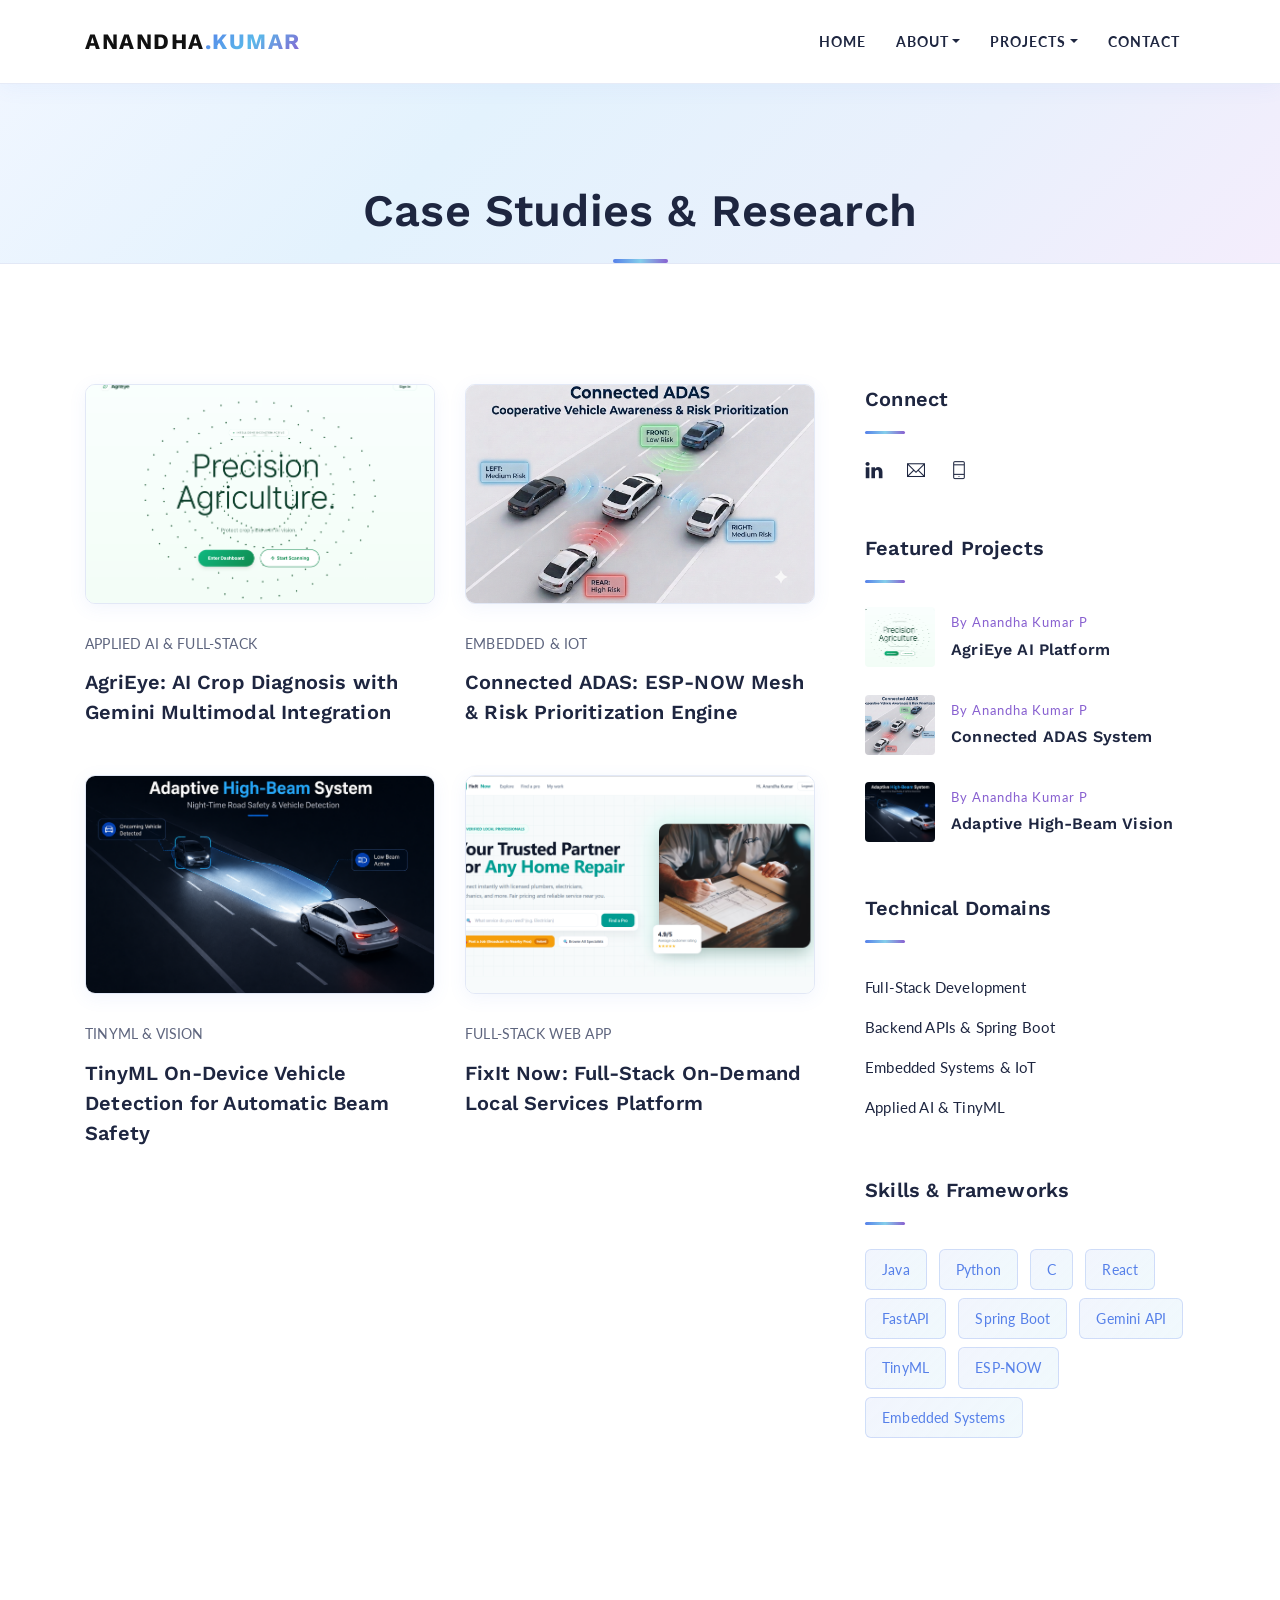
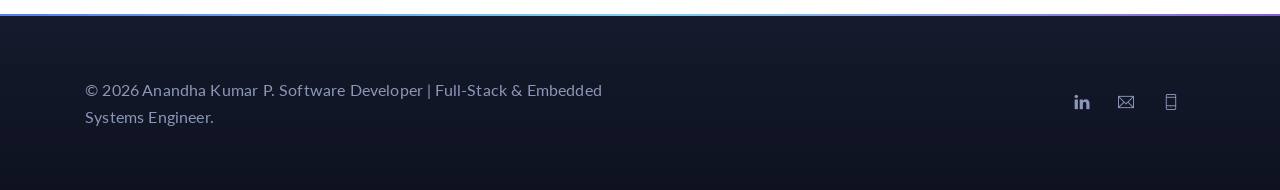
<file: blog-sidebar.html>
<!DOCTYPE html>
<html lang="en">

<head>
  <meta charset="utf-8">
  <title>Engineering Articles - Anandha Kumar P | Full-Stack &amp; Embedded Systems Engineer</title>

  <!-- mobile responsive meta -->
<meta name="viewport" content="width=device-width, initial-scale=1, shrink-to-fit=no">
  <meta name="description" content="Portfolio of Anandha Kumar P - Software Developer and Full-Stack &amp; Embedded Systems Engineer specializing in React, FastAPI, Spring Boot, Applied AI, and Embedded IoT.">
  <meta name="author" content="Anandha Kumar P">
  
  <!-- theme meta -->
  <meta name="theme-name" content="thomson" />
  
  <!-- ** Plugins Needed for the Project ** -->
  <!-- Bootstrap -->
  <link rel="stylesheet" href="plugins/bootstrap/bootstrap.min.css">
  <link rel="stylesheet" href="plugins/themify/css/themify-icons.css">
  <link rel="stylesheet" href="plugins/counto/animate.css">
  <link rel="stylesheet" href="plugins/aos/aos.css">
  <link rel="stylesheet" href="plugins/owl-carousel/owl.carousel.min.css">
  <link rel="stylesheet" href="plugins/owl-carousel/owl.theme.default.min.css">
  <link rel="stylesheet" href="plugins/magnific-popup/magnific-popup.css">
  <link rel="stylesheet" href="plugins/animated-text/animated-text.css">

  <!-- Main Stylesheet -->
  <link href="css/style.css" rel="stylesheet">

</head>

<body>
  

<!-- Navigation Start -->
<!-- Header Start --> 

<nav class="navbar navbar-expand-lg main-nav" id="navbar">
	<div class="container">
	  <a class="navbar-brand font-weight-bold text-uppercase" href="index.html" style="font-family:'Work Sans', sans-serif; font-size:22px; letter-spacing:1.5px; color:#111;">
	  	ANANDHA<span class="text-gradient">.KUMAR</span>
	  </a>

	  <button class="navbar-toggler collapsed" type="button" data-toggle="collapse" data-target="#navbarsExample09" aria-controls="navbarsExample09" aria-expanded="false" aria-label="Toggle navigation">
		<span class="ti-align-justify"></span>
	  </button>
  
		  <div class="collapse navbar-collapse" id="navbarsExample09">
			<ul class="navbar-nav ml-auto">
			  <li class="nav-item"><a class="nav-link" href="index.html">Home</a></li>

			  <li class="nav-item dropdown">
					<a class="nav-link dropdown-toggle" href="#" id="dropdown01" data-toggle="dropdown" aria-haspopup="true" aria-expanded="false">About</a>
					<ul class="dropdown-menu" aria-labelledby="dropdown01">
						<li><a class="dropdown-item" href="about.html">About Me</a></li>
						<li><a class="dropdown-item" href="about-us.html">Education &amp; Experience</a></li>
					</ul>
			  </li>

			  <li class="nav-item dropdown">
					<a class="nav-link dropdown-toggle" href="#" id="dropdown02" data-toggle="dropdown" aria-haspopup="true" aria-expanded="false">Projects</a>
					<ul class="dropdown-menu" aria-labelledby="dropdown02">
						<li><a class="dropdown-item" href="portfolio-1.html">All Projects</a></li>
						<li><a class="dropdown-item" href="portfolio-single.html">AgriEye - AI Crop Platform</a></li>
						<li><a class="dropdown-item" href="portfolio-single2.html">Connected ADAS System</a></li>
						<li><a class="dropdown-item" href="portfolio-single3.html">Adaptive High-Beam System</a></li>
						<li><a class="dropdown-item" href="portfolio-single4.html">FixIt Now Marketplace</a></li>
					</ul>
			  </li>
			   <li class="nav-item"><a class="nav-link" href="contact.html">Contact</a></li>
			</ul>
		</div>
	</div>
</nav>

<!-- Header Close --> 


<!-- Navigation End -->

<section class="page-title section pb-0">
  <div class="container">
    <div class="row">
      <div class="col-lg-12">
        <div class="text-center">
          <h1 class="text-capitalize mb-0 text-lg">Case Studies &amp; Research</h1>
        </div>
      </div>
    </div>
  </div>
</section>

<section class="section blog-post">
	<div class="container">
		<div class="row">
			<div class="col-lg-8">
				<div class="row">
					<div class="col-lg-6 col-md-6">
	<div class="post mb-5">
		<a class="image-content" href="portfolio-single.html">
			<img src="images/agriEye.png" alt="AgriEye AI Crop Platform" class="img-fluid rounded">
		</a>

		<div class="post-content">
			<span class="date text-uppercase text-sm">Applied AI &amp; Full-Stack</span>
			<a href="portfolio-single.html"><h4>AgriEye: AI Crop Diagnosis with Gemini Multimodal Integration</h4></a>
		</div>
	</div>
</div>

<div class="col-lg-6 col-md-6">
	<div class="post mb-5">
		<a class="image-content" href="portfolio-single2.html">
			<img src="images/Adas.png" alt="Connected ADAS System" class="img-fluid rounded">
		</a>

		<div class="post-content">
			<span class="date text-uppercase text-sm">Embedded &amp; IoT</span>
			<a href="portfolio-single2.html"><h4>Connected ADAS: ESP-NOW Mesh &amp; Risk Prioritization Engine</h4></a>
		</div>
	</div>
</div>

<div class="col-lg-6 col-md-6">
	<div class="post mb-5">
		<a class="image-content" href="portfolio-single3.html">
			<img src="images/headlight.png" alt="Adaptive High-Beam System" class="img-fluid rounded">
		</a>

		<div class="post-content">
			<span class="date text-uppercase text-sm">TinyML &amp; Vision</span>
			<a href="portfolio-single3.html"><h4>TinyML On-Device Vehicle Detection for Automatic Beam Safety</h4></a>
		</div>
	</div>
</div>

<div class="col-lg-6 col-md-6">
	<div class="post mb-5">
		<a class="image-content" href="portfolio-single4.html">
			<img src="images/Essentailmarket.png" alt="FixIt Now Essential Market" class="img-fluid rounded">
		</a>

		<div class="post-content">
			<span class="date text-uppercase text-sm">Full-Stack Web App</span>
			<a href="portfolio-single4.html"><h4>FixIt Now: Full-Stack On-Demand Local Services Platform</h4></a>
		</div>
	</div>
</div>

				</div>
			</div>

			<div class="col-lg-4">
				<div class="sidebar-widget mt-5 mt-lg-0">
	<div class="widget mb-5 follow">
		<h4 class="mb-4 widget-title">Connect</h4>
		<ul class="list-inline">
			<li class="list-inline-item"><a href="https://www.linkedin.com/in/anandha-kumar-p-1489b237b" target="_blank" rel="noopener noreferrer"><i class="ti-linkedin"></i></a></li>
			<li class="list-inline-item"><a href="mailto:anand37449a@gmail.com"><i class="ti-email"></i></a></li>
			<li class="list-inline-item"><a href="tel:+919600138618"><i class="ti-mobile"></i></a></li>
		</ul>
	</div>

	<div class="widget mb-5">
		<h4 class="mb-4 widget-title">Featured Projects</h4>
		<ul class="list-unstyled">
			<li class="d-flex mb-4">
				<img src="images/agriEye.png" alt="AgriEye" class="img-fluid mr-3 rounded" style="width: 70px; height: 60px; object-fit: cover;">
				<div class="post-body">
					<span class="text-capitalize">by Anandha Kumar P</span>
					<a href="portfolio-single.html"><h5>AgriEye AI Platform</h5></a>
				</div>
			</li>
			<li class="d-flex mb-4">
				<img src="images/Adas.png" alt="Connected ADAS" class="img-fluid mr-3 rounded" style="width: 70px; height: 60px; object-fit: cover;">
				<div class="post-body">
					<span class="text-capitalize">by Anandha Kumar P</span>
					<a href="portfolio-single2.html"><h5>Connected ADAS System</h5></a>
				</div>
			</li>
			<li class="d-flex">
				<img src="images/headlight.png" alt="Adaptive High Beam" class="img-fluid mr-3 rounded" style="width: 70px; height: 60px; object-fit: cover;">
				<div class="post-body">
					<span class="text-capitalize">by Anandha Kumar P</span>
					<a href="portfolio-single3.html"><h5>Adaptive High-Beam Vision</h5></a>
				</div>
			</li>
		</ul>
	</div>

	<div class="widget category mb-5">
		<h4 class="mb-4 widget-title">Technical Domains</h4>
		<ul class="list-unstyled">
		  <li class="d-flex justify-content-between align-items-center">
		    <a href="portfolio-1.html">Full-Stack Development</a>
		  </li>
		  <li class="d-flex justify-content-between align-items-center">
		     <a href="portfolio-1.html">Backend APIs &amp; Spring Boot</a>
		  </li>
		  <li class="d-flex justify-content-between align-items-center">
		     <a href="portfolio-1.html">Embedded Systems &amp; IoT</a>
		  </li>
		  <li class="d-flex justify-content-between align-items-center">
		     <a href="portfolio-1.html">Applied AI &amp; TinyML</a>
		  </li>
		</ul>
	</div>
	<div class="widget mb-5 tags">
		<h4 class="mb-4 widget-title">Skills &amp; Frameworks</h4>
		<ul class="list-inline">
			<li class="list-inline-item"><a href="#">Java</a></li>
			<li class="list-inline-item"><a href="#">Python</a></li>
			<li class="list-inline-item"><a href="#">C</a></li>
			<li class="list-inline-item"><a href="#">React</a></li>
			<li class="list-inline-item"><a href="#">FastAPI</a></li>
			<li class="list-inline-item"><a href="#">Spring Boot</a></li>
			<li class="list-inline-item"><a href="#">Gemini API</a></li>
			<li class="list-inline-item"><a href="#">TinyML</a></li>
			<li class="list-inline-item"><a href="#">ESP-NOW</a></li>
			<li class="list-inline-item"><a href="#">Embedded Systems</a></li>
		</ul>
	</div>

</div>
			</div>
		</div>
	</div>
</section>

<section class="footer">
	<div class="container">
		<div class="row align-items-center">
			<div class="col-lg-6">
				<p class="mb-0">© 2026 Anandha Kumar P. Software Developer | Full-Stack &amp; Embedded Systems Engineer.</p>
			</div>
			<div class="col-lg-6">
				<div class="widget footer-widget text-lg-right mt-4 mt-lg-0">
					<ul class="list-inline mb-0">
						<li class="list-inline-item" title="LinkedIn"><a href="https://www.linkedin.com/in/anandha-kumar-p-1489b237b" target="_blank" rel="noopener noreferrer"><i class="ti-linkedin mr-3"></i></a></li>
						<li class="list-inline-item" title="Email"><a href="mailto:anand37449a@gmail.com"><i class="ti-email mr-3"></i></a></li>
						<li class="list-inline-item" title="Phone"><a href="tel:+919600138618"><i class="ti-mobile mr-3"></i></a></li>
					</ul>
				</div>
			</div>
		</div>
	</div>
</section>
<!-- jQuery -->
<script src="plugins/jQuery/jquery.min.js"></script>
<!-- Bootstrap JS -->
<script src="plugins/bootstrap/bootstrap.min.js"></script>
<script src="plugins/aos/aos.js"></script>
<script src="plugins/owl-carousel/owl.carousel.min.js"></script>
<script src="plugins/shuffle/shuffle.min.js"></script>
<script src="plugins/magnific-popup/jquery.magnific-popup.min.js"></script>
<script src="plugins/animated-text/animated-text.js"></script>
<script src="plugins/counto/apear.js"></script>
<script src="plugins/counto/counTo.js"></script>
<!-- Main Script -->
<script src="js/script.js"></script>

</html>
</file>
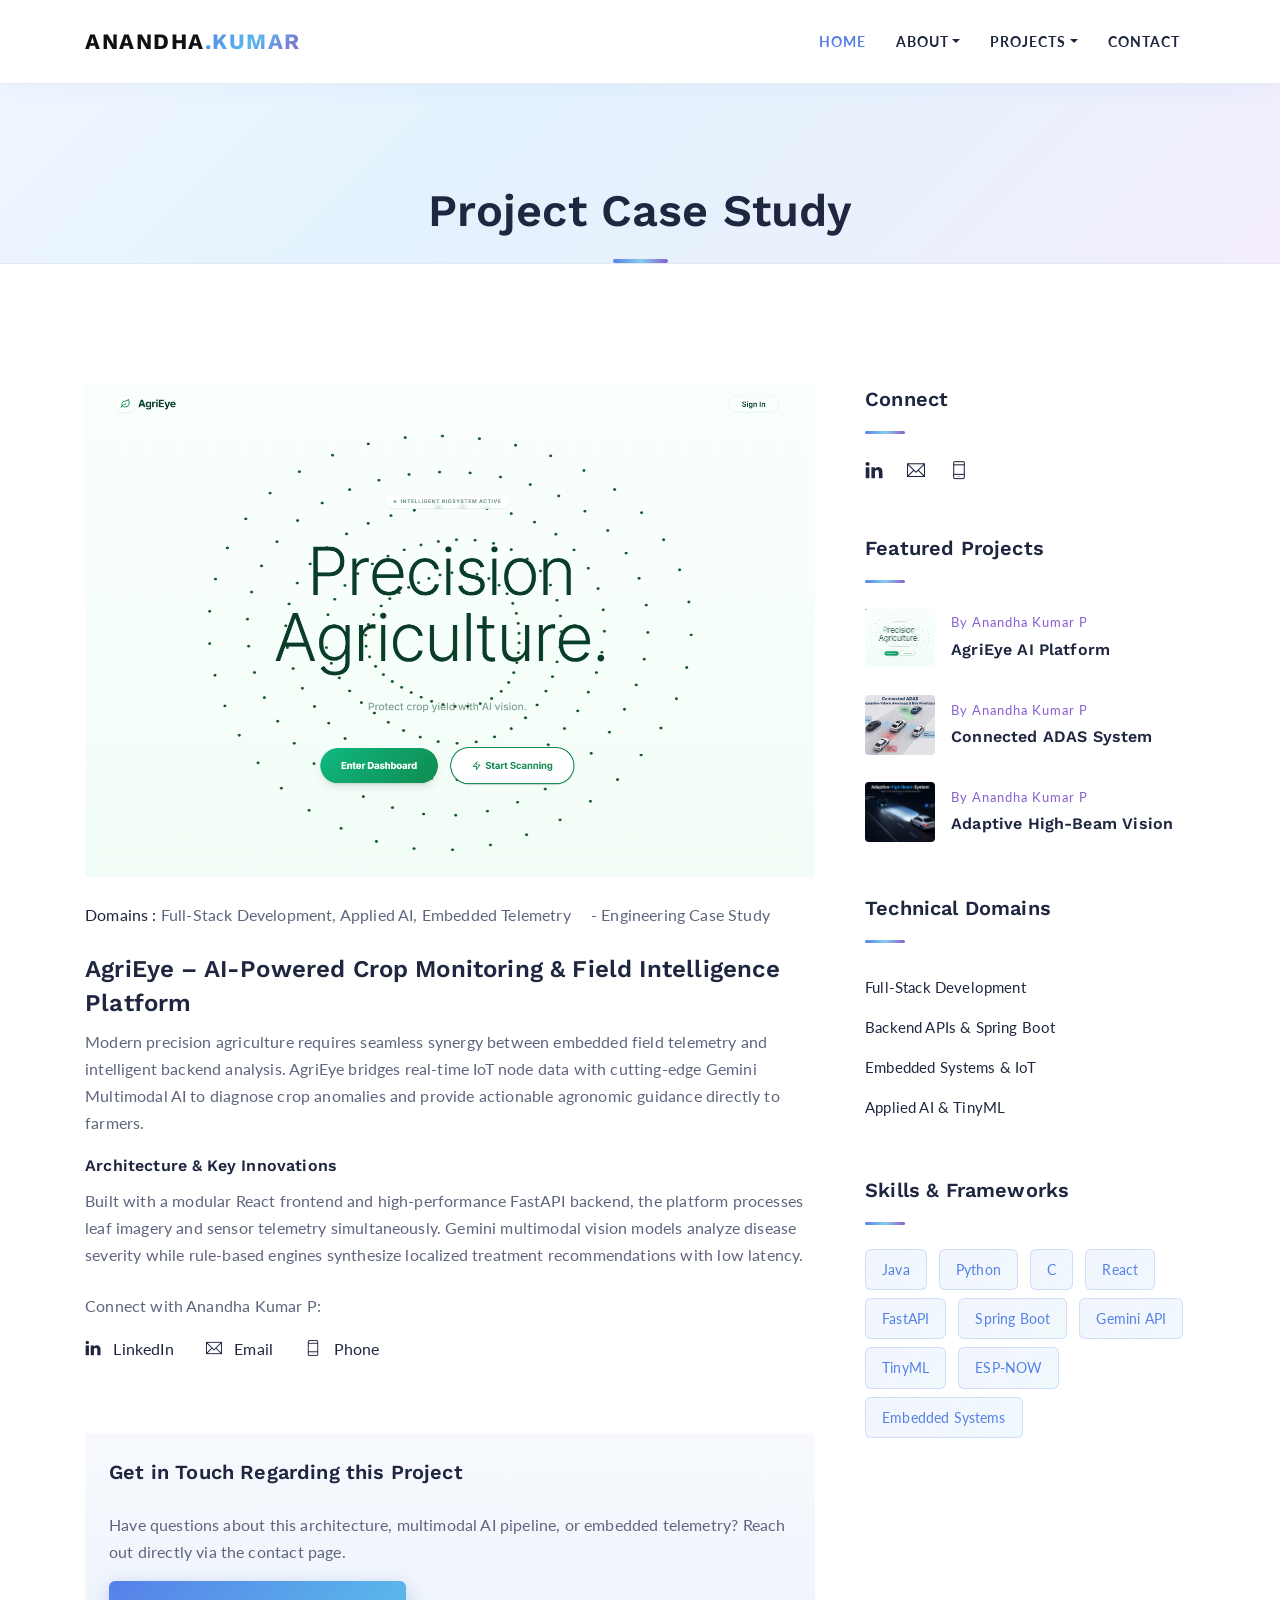
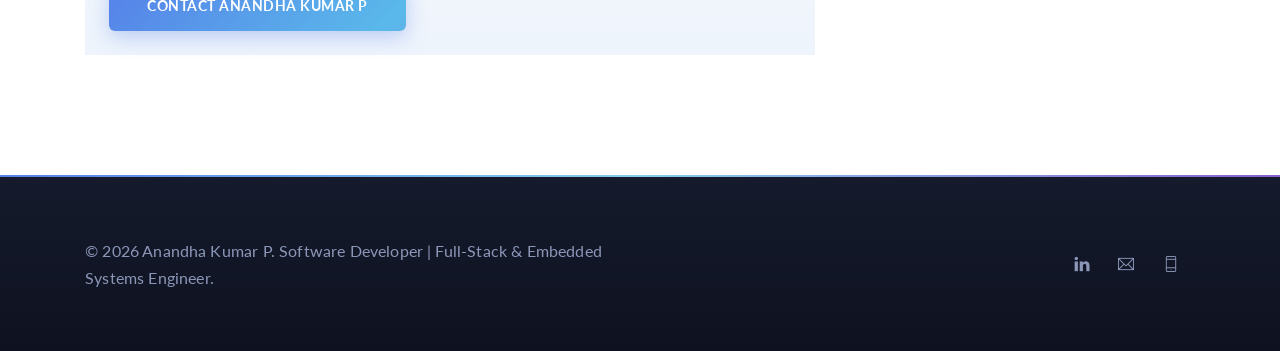
<file: blog-single.html>
<!DOCTYPE html>
<html lang="en">

<head>
  <meta charset="utf-8">
  <title>AgriEye Case Study - Anandha Kumar P | Full-Stack &amp; Embedded Systems Engineer</title>

  <!-- mobile responsive meta -->
<meta name="viewport" content="width=device-width, initial-scale=1, shrink-to-fit=no">
  <meta name="description" content="Portfolio of Anandha Kumar P - Software Developer and Full-Stack &amp; Embedded Systems Engineer specializing in React, FastAPI, Spring Boot, Applied AI, and Embedded IoT.">
  <meta name="author" content="Anandha Kumar P">
  
  <!-- theme meta -->
  <meta name="theme-name" content="thomson" />
  
  <!-- ** Plugins Needed for the Project ** -->
  <!-- Bootstrap -->
  <link rel="stylesheet" href="plugins/bootstrap/bootstrap.min.css">
  <link rel="stylesheet" href="plugins/themify/css/themify-icons.css">
  <link rel="stylesheet" href="plugins/counto/animate.css">
  <link rel="stylesheet" href="plugins/aos/aos.css">
  <link rel="stylesheet" href="plugins/owl-carousel/owl.carousel.min.css">
  <link rel="stylesheet" href="plugins/owl-carousel/owl.theme.default.min.css">
  <link rel="stylesheet" href="plugins/magnific-popup/magnific-popup.css">
  <link rel="stylesheet" href="plugins/animated-text/animated-text.css">

  <!-- Main Stylesheet -->
  <link href="css/style.css" rel="stylesheet">

</head>

<body>
  

<!-- Header Start --> 

<nav class="navbar navbar-expand-lg main-nav" id="navbar">
	<div class="container">
	  <a class="navbar-brand font-weight-bold text-uppercase" href="index.html" style="font-family:'Work Sans', sans-serif; font-size:22px; letter-spacing:1.5px; color:#111;">
	  	ANANDHA<span class="text-gradient">.KUMAR</span>
	  </a>

	  <button class="navbar-toggler collapsed" type="button" data-toggle="collapse" data-target="#navbarsExample09" aria-controls="navbarsExample09" aria-expanded="false" aria-label="Toggle navigation">
		<span class="ti-align-justify"></span>
	  </button>
  
		  <div class="collapse navbar-collapse" id="navbarsExample09">
			<ul class="navbar-nav ml-auto">
			  <li class="nav-item active"><a class="nav-link" href="index.html">Home</a></li>

			  <li class="nav-item dropdown">
					<a class="nav-link dropdown-toggle" href="#" id="dropdown01" data-toggle="dropdown" aria-haspopup="true" aria-expanded="false">About</a>
					<ul class="dropdown-menu" aria-labelledby="dropdown01">
						<li><a class="dropdown-item" href="about.html">About Me</a></li>
						<li><a class="dropdown-item" href="about-us.html">Education &amp; Experience</a></li>
					</ul>
			  </li>

			  <li class="nav-item dropdown">
					<a class="nav-link dropdown-toggle" href="#" id="dropdown02" data-toggle="dropdown" aria-haspopup="true" aria-expanded="false">Projects</a>
					<ul class="dropdown-menu" aria-labelledby="dropdown02">
						<li><a class="dropdown-item" href="portfolio-1.html">All Projects</a></li>
						<li><a class="dropdown-item" href="portfolio-single.html">AgriEye - AI Crop Platform</a></li>
						<li><a class="dropdown-item" href="portfolio-single2.html">Connected ADAS System</a></li>
						<li><a class="dropdown-item" href="portfolio-single3.html">Adaptive High-Beam System</a></li>
						<li><a class="dropdown-item" href="portfolio-single4.html">FixIt Now Marketplace</a></li>
					</ul>
			  </li>
			   <li class="nav-item"><a class="nav-link" href="contact.html">Contact</a></li>
			</ul>
		</div>
	</div>
</nav>

<!-- Header Close --> 


<section class="page-title section pb-0">
  <div class="container">
    <div class="row">
      <div class="col-lg-12">
        <div class="text-center">
          <h1 class="text-capitalize mb-0 text-lg">Project Case Study</h1>
        </div>
      </div>
    </div>
  </div>
</section>

<section class="section blog-post">
	<div class="container">
		<div class="row">
			<div class="col-lg-8">
				<article class="single-post">
	<img src="images/agriEye.png" alt="AgriEye AI Crop Platform" class="img-fluid w-100 rounded">

	<div class="single-post-content mt-4">
		<div class="post-meta mb-4">
			<span class="text-black">Domains :</span>
			<span>Full-Stack Development,</span>
			<span>Applied AI,</span>
			<span>Embedded Telemetry</span>

			<span class="ml-3">-</span>
			<span class="date">Engineering Case Study</span>
		</div>
		
		<h3>AgriEye – AI-Powered Crop Monitoring &amp; Field Intelligence Platform</h3>

		<p>Modern precision agriculture requires seamless synergy between embedded field telemetry and intelligent backend analysis. AgriEye bridges real-time IoT node data with cutting-edge Gemini Multimodal AI to diagnose crop anomalies and provide actionable agronomic guidance directly to farmers.</p>

		<h5>Architecture &amp; Key Innovations</h5>
		<p>Built with a modular React frontend and high-performance FastAPI backend, the platform processes leaf imagery and sensor telemetry simultaneously. Gemini multimodal vision models analyze disease severity while rule-based engines synthesize localized treatment recommendations with low latency.</p>

		<div class="share mt-4">
			<ul class="list-inline">
				<li class="mb-3">Connect with Anandha Kumar P:</li>
				<li class="list-inline-item"><a href="https://www.linkedin.com/in/anandha-kumar-p-1489b237b" target="_blank" rel="noopener noreferrer"><i class="ti-linkedin mr-2"></i> LinkedIn</a></li>
				<li class="list-inline-item"><a href="mailto:anand37449a@gmail.com"><i class="ti-email mr-2"></i> Email</a></li>
				<li class="list-inline-item"><a href="tel:+919600138618"><i class="ti-mobile mr-2"></i> Phone</a></li>
			</ul>
		</div>	
	</div>
</article>

<div class="comment-form bg-secondary p-4 mt-5">
	<h4 class="mb-4">Get in Touch Regarding this Project</h4>
	<form action="contact.html" method="get" class="comment-form">
		<div class="form-group">
			<p>Have questions about this architecture, multimodal AI pipeline, or embedded telemetry? Reach out directly via the contact page.</p>
		</div>
		<a href="contact.html" class="btn btn-main">Contact Anandha Kumar P</a>
	</form>
</div>
			</div>

			<div class="col-lg-4">
				<div class="sidebar-widget mt-5 mt-lg-0">
	<div class="widget mb-5 follow">
		<h4 class="mb-4 widget-title">Connect</h4>
		<ul class="list-inline">
			<li class="list-inline-item"><a href="https://www.linkedin.com/in/anandha-kumar-p-1489b237b" target="_blank" rel="noopener noreferrer"><i class="ti-linkedin"></i></a></li>
			<li class="list-inline-item"><a href="mailto:anand37449a@gmail.com"><i class="ti-email"></i></a></li>
			<li class="list-inline-item"><a href="tel:+919600138618"><i class="ti-mobile"></i></a></li>
		</ul>
	</div>

	<div class="widget mb-5">
		<h4 class="mb-4 widget-title">Featured Projects</h4>
		<ul class="list-unstyled">
			<li class="d-flex mb-4">
				<img src="images/agriEye.png" alt="AgriEye" class="img-fluid mr-3 rounded" style="width: 70px; height: 60px; object-fit: cover;">
				<div class="post-body">
					<span class="text-capitalize">by Anandha Kumar P</span>
					<a href="portfolio-single.html"><h5>AgriEye AI Platform</h5></a>
				</div>
			</li>
			<li class="d-flex mb-4">
				<img src="images/Adas.png" alt="Connected ADAS" class="img-fluid mr-3 rounded" style="width: 70px; height: 60px; object-fit: cover;">
				<div class="post-body">
					<span class="text-capitalize">by Anandha Kumar P</span>
					<a href="portfolio-single2.html"><h5>Connected ADAS System</h5></a>
				</div>
			</li>
			<li class="d-flex">
				<img src="images/headlight.png" alt="Adaptive High Beam" class="img-fluid mr-3 rounded" style="width: 70px; height: 60px; object-fit: cover;">
				<div class="post-body">
					<span class="text-capitalize">by Anandha Kumar P</span>
					<a href="portfolio-single3.html"><h5>Adaptive High-Beam Vision</h5></a>
				</div>
			</li>
		</ul>
	</div>

	<div class="widget category mb-5">
		<h4 class="mb-4 widget-title">Technical Domains</h4>
		<ul class="list-unstyled">
		  <li class="d-flex justify-content-between align-items-center">
		    <a href="portfolio-1.html">Full-Stack Development</a>
		  </li>
		  <li class="d-flex justify-content-between align-items-center">
		     <a href="portfolio-1.html">Backend APIs &amp; Spring Boot</a>
		  </li>
		  <li class="d-flex justify-content-between align-items-center">
		     <a href="portfolio-1.html">Embedded Systems &amp; IoT</a>
		  </li>
		  <li class="d-flex justify-content-between align-items-center">
		     <a href="portfolio-1.html">Applied AI &amp; TinyML</a>
		  </li>
		</ul>
	</div>
	<div class="widget mb-5 tags">
		<h4 class="mb-4 widget-title">Skills &amp; Frameworks</h4>
		<ul class="list-inline">
			<li class="list-inline-item"><a href="#">Java</a></li>
			<li class="list-inline-item"><a href="#">Python</a></li>
			<li class="list-inline-item"><a href="#">C</a></li>
			<li class="list-inline-item"><a href="#">React</a></li>
			<li class="list-inline-item"><a href="#">FastAPI</a></li>
			<li class="list-inline-item"><a href="#">Spring Boot</a></li>
			<li class="list-inline-item"><a href="#">Gemini API</a></li>
			<li class="list-inline-item"><a href="#">TinyML</a></li>
			<li class="list-inline-item"><a href="#">ESP-NOW</a></li>
			<li class="list-inline-item"><a href="#">Embedded Systems</a></li>
		</ul>
	</div>

</div>
			</div>
		</div>
	</div>
</section>

<section class="footer">
	<div class="container">
		<div class="row align-items-center">
			<div class="col-lg-6">
				<p class="mb-0">© 2026 Anandha Kumar P. Software Developer | Full-Stack &amp; Embedded Systems Engineer.</p>
			</div>
			<div class="col-lg-6">
				<div class="widget footer-widget text-lg-right mt-4 mt-lg-0">
					<ul class="list-inline mb-0">
						<li class="list-inline-item" title="LinkedIn"><a href="https://www.linkedin.com/in/anandha-kumar-p-1489b237b" target="_blank" rel="noopener noreferrer"><i class="ti-linkedin mr-3"></i></a></li>
						<li class="list-inline-item" title="Email"><a href="mailto:anand37449a@gmail.com"><i class="ti-email mr-3"></i></a></li>
						<li class="list-inline-item" title="Phone"><a href="tel:+919600138618"><i class="ti-mobile mr-3"></i></a></li>
					</ul>
				</div>
			</div>
		</div>
	</div>
</section>
<!-- jQuery -->
<script src="plugins/jQuery/jquery.min.js"></script>
<!-- Bootstrap JS -->
<script src="plugins/bootstrap/bootstrap.min.js"></script>
<script src="plugins/aos/aos.js"></script>
<script src="plugins/owl-carousel/owl.carousel.min.js"></script>
<script src="plugins/shuffle/shuffle.min.js"></script>
<script src="plugins/magnific-popup/jquery.magnific-popup.min.js"></script>
<script src="plugins/animated-text/animated-text.js"></script>
<script src="plugins/counto/apear.js"></script>
<script src="plugins/counto/counTo.js"></script>
<!-- Main Script -->
<script src="js/script.js"></script>

</html>
</file>
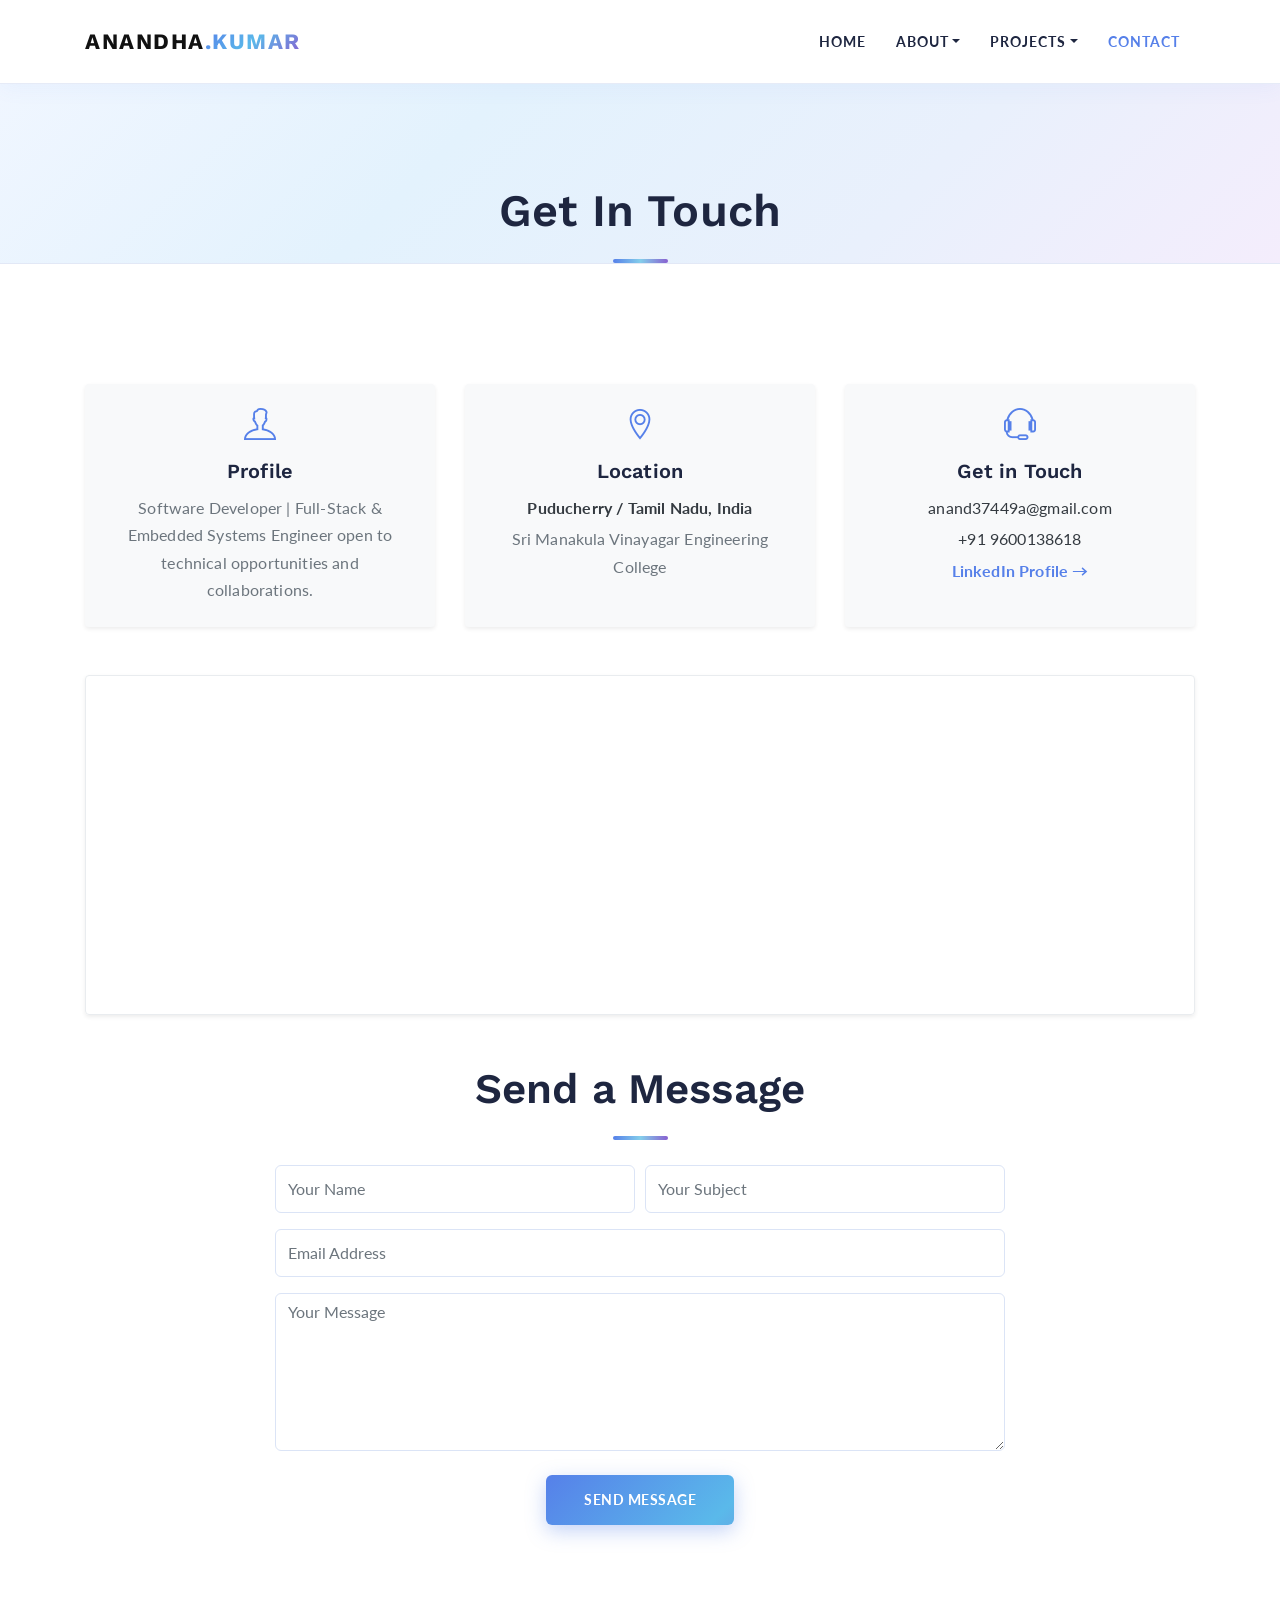
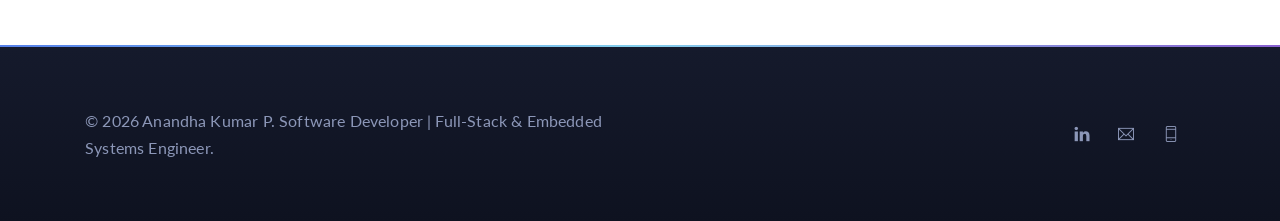
<file: contact.html>
<!DOCTYPE html>
<html lang="en">

<head>
  <meta charset="utf-8">
  <title>Contact - Anandha Kumar P | Full-Stack &amp; Embedded Systems Engineer</title>

  <!-- mobile responsive meta -->
<meta name="viewport" content="width=device-width, initial-scale=1, shrink-to-fit=no">
  <meta name="description" content="Portfolio of Anandha Kumar P - Software Developer and Full-Stack &amp; Embedded Systems Engineer specializing in React, FastAPI, Spring Boot, Applied AI, and Embedded IoT.">
  <meta name="author" content="Anandha Kumar P">
  
  <!-- theme meta -->
  <meta name="theme-name" content="thomson" />
  
  <!-- ** Plugins Needed for the Project ** -->
  <!-- Bootstrap -->
  <link rel="stylesheet" href="plugins/bootstrap/bootstrap.min.css">
  <link rel="stylesheet" href="plugins/themify/css/themify-icons.css">
  <link rel="stylesheet" href="plugins/counto/animate.css">
  <link rel="stylesheet" href="plugins/aos/aos.css">
  <link rel="stylesheet" href="plugins/owl-carousel/owl.carousel.min.css">
  <link rel="stylesheet" href="plugins/owl-carousel/owl.theme.default.min.css">
  <link rel="stylesheet" href="plugins/magnific-popup/magnific-popup.css">
  <link rel="stylesheet" href="plugins/animated-text/animated-text.css">

  <!-- Main Stylesheet -->
  <link href="css/style.css" rel="stylesheet">

</head>

<body>
  

<!-- Header Start --> 

<nav class="navbar navbar-expand-lg main-nav" id="navbar">
	<div class="container">
	  <a class="navbar-brand font-weight-bold text-uppercase" href="index.html" style="font-family:'Work Sans', sans-serif; font-size:22px; letter-spacing:1.5px; color:#111;">
	  	ANANDHA<span class="text-gradient">.KUMAR</span>
	  </a>

	  <button class="navbar-toggler collapsed" type="button" data-toggle="collapse" data-target="#navbarsExample09" aria-controls="navbarsExample09" aria-expanded="false" aria-label="Toggle navigation">
		<span class="ti-align-justify"></span>
	  </button>
  
		  <div class="collapse navbar-collapse" id="navbarsExample09">
			<ul class="navbar-nav ml-auto">
			  <li class="nav-item"><a class="nav-link" href="index.html">Home</a></li>

			  <li class="nav-item dropdown">
					<a class="nav-link dropdown-toggle" href="#" id="dropdown01" data-toggle="dropdown" aria-haspopup="true" aria-expanded="false">About</a>
					<ul class="dropdown-menu" aria-labelledby="dropdown01">
						<li><a class="dropdown-item" href="about.html">About Me</a></li>
						<li><a class="dropdown-item" href="about-us.html">Education &amp; Experience</a></li>
					</ul>
			  </li>

			  <li class="nav-item dropdown">
					<a class="nav-link dropdown-toggle" href="#" id="dropdown02" data-toggle="dropdown" aria-haspopup="true" aria-expanded="false">Projects</a>
					<ul class="dropdown-menu" aria-labelledby="dropdown02">
						<li><a class="dropdown-item" href="portfolio-1.html">All Projects</a></li>
						<li><a class="dropdown-item" href="portfolio-single.html">AgriEye - AI Crop Platform</a></li>
						<li><a class="dropdown-item" href="portfolio-single2.html">Connected ADAS System</a></li>
						<li><a class="dropdown-item" href="portfolio-single3.html">Adaptive High-Beam System</a></li>
						<li><a class="dropdown-item" href="portfolio-single4.html">FixIt Now Marketplace</a></li>
					</ul>
			  </li>
			   <li class="nav-item active"><a class="nav-link" href="contact.html">Contact</a></li>
			</ul>
		</div>
	</div>
</nav>

<!-- Header Close --> 


<section class="page-title section pb-0">
  <div class="container">
    <div class="row">
      <div class="col-lg-12">
        <div class="text-center">
          <h1 class="text-capitalize mb-0 text-lg">Get in Touch</h1>
        </div>
      </div>
    </div>
  </div>
</section>
<!-- contact form start -->
<section class="contact section">
    <div class="container">
        <div class="row mb-5">
            <div class="col-lg-4 col-md-6 mb-4 mb-lg-0">
                <div class="p-4 bg-light rounded text-center h-100 shadow-sm">
                    <i class="ti-user text-color mb-3 d-inline-block" style="font-size: 32px;"></i>
                    <h4 class="mb-2">Profile</h4>
                    <p class="mb-0 text-muted">Software Developer | Full-Stack &amp; Embedded Systems Engineer open to technical opportunities and collaborations.</p>
                </div>
            </div>
            <div class="col-lg-4 col-md-6 mb-4 mb-lg-0">
                <div class="p-4 bg-light rounded text-center h-100 shadow-sm">
                    <i class="ti-location-pin text-color mb-3 d-inline-block" style="font-size: 32px;"></i>
                    <h4 class="mb-2">Location</h4>
                    <p class="mb-1 font-weight-bold text-dark">Puducherry / Tamil Nadu, India</p>
                    <p class="mb-0 text-muted">Sri Manakula Vinayagar Engineering College</p>
                </div>
            </div>
            <div class="col-lg-4 col-md-12">
                <div class="p-4 bg-light rounded text-center h-100 shadow-sm">
                    <i class="ti-headphone-alt text-color mb-3 d-inline-block" style="font-size: 32px;"></i>
                    <h4 class="mb-2">Get in Touch</h4>
                    <p class="mb-1"><a href="mailto:anand37449a@gmail.com" class="text-dark font-weight-500">anand37449a@gmail.com</a></p>
                    <p class="mb-1"><a href="tel:+919600138618" class="text-dark font-weight-500">+91 9600138618</a></p>
                    <p class="mb-0"><a href="https://www.linkedin.com/in/anandha-kumar-p-1489b237b" target="_blank" rel="noopener noreferrer" class="text-color font-weight-bold">LinkedIn Profile &rarr;</a></p>
                </div>
            </div>
        </div>

        <div class="row mb-5">
            <div class="col-lg-12">
                <div class="rounded overflow-hidden shadow-sm" style="height: 340px; border: 1px solid #e9ecef;">
                    <iframe 
                        title="Location Map"
                        src="https://maps.google.com/maps?q=Sri%20Manakula%20Vinayagar%20Engineering%20College,Puducherry,India&t=&z=13&ie=UTF8&iwloc=&output=embed" 
                        width="100%" 
                        height="100%" 
                        style="border:0;" 
                        allowfullscreen="" 
                        loading="lazy">
                    </iframe>
                </div>
            </div>
        </div>

        <div class="row justify-content-center">
            <div class="col-lg-8">
                <div class="text-center mb-4 contact-title">
                    <h2>Send a Message</h2>
                </div>

                <form id="contact-form" class="contact__form mt-4" method="post" action="mail.php">
             <!-- form message -->
                <div class="row">
                    <div class="col-12">
                        <div class="alert alert-success contact__msg" style="display: none" role="alert">
                            Your message was sent successfully.
                        </div>
                    </div>
                </div>
                <!-- end message -->
                <div class="form-row">
                    <div class="col-lg-6">
                        <div class="form-group mb-3">
                            <input name="name" type="text" class="form-control" placeholder="Your Name" required>
                        </div>
                    </div>
                    <div class="col-lg-6">
                        <div class="form-group mb-3">
                            <input name="subject" type="text" class="form-control" placeholder="Your Subject">
                        </div>
                    </div>

                    <div class="col-lg-12">
                        <div class="form-group mb-3">
                            <input name="email" type="email" class="form-control" placeholder="Email Address" required>
                        </div>
                    </div>
                    <div class="col-lg-12">
                         <div class="form-group-2 mb-4">
                            <textarea name="message" class="form-control" rows="6" placeholder="Your Message" required></textarea>
                        </div>

                        <div class="text-center">
                            <button class="btn btn-main" name="submit" type="submit">Send Message</button>
                        </div>
                    </div>
                </div>
            </form>
            </div>  
        </div>
    </div>
</section>

<section class="footer">
	<div class="container">
		<div class="row align-items-center">
			<div class="col-lg-6">
				<p class="mb-0">© 2026 Anandha Kumar P. Software Developer | Full-Stack &amp; Embedded Systems Engineer.</p>
			</div>
			<div class="col-lg-6">
				<div class="widget footer-widget text-lg-right mt-4 mt-lg-0">
					<ul class="list-inline mb-0">
						<li class="list-inline-item" title="LinkedIn"><a href="https://www.linkedin.com/in/anandha-kumar-p-1489b237b" target="_blank" rel="noopener noreferrer"><i class="ti-linkedin mr-3"></i></a></li>
						<li class="list-inline-item" title="Email"><a href="mailto:anand37449a@gmail.com"><i class="ti-email mr-3"></i></a></li>
						<li class="list-inline-item" title="Phone"><a href="tel:+919600138618"><i class="ti-mobile mr-3"></i></a></li>
					</ul>
				</div>
			</div>
		</div>
	</div>
</section>
<!-- jQuery -->
<script src="plugins/jQuery/jquery.min.js"></script>
<!-- Bootstrap JS -->
<script src="plugins/bootstrap/bootstrap.min.js"></script>
<script src="plugins/aos/aos.js"></script>
<script src="plugins/owl-carousel/owl.carousel.min.js"></script>
<script src="plugins/shuffle/shuffle.min.js"></script>
<script src="plugins/magnific-popup/jquery.magnific-popup.min.js"></script>
<script src="plugins/animated-text/animated-text.js"></script>
<script src="plugins/counto/apear.js"></script>
<script src="plugins/counto/counTo.js"></script>

<!-- Main Script -->
<script src="js/script.js"></script>

</html>
</file>
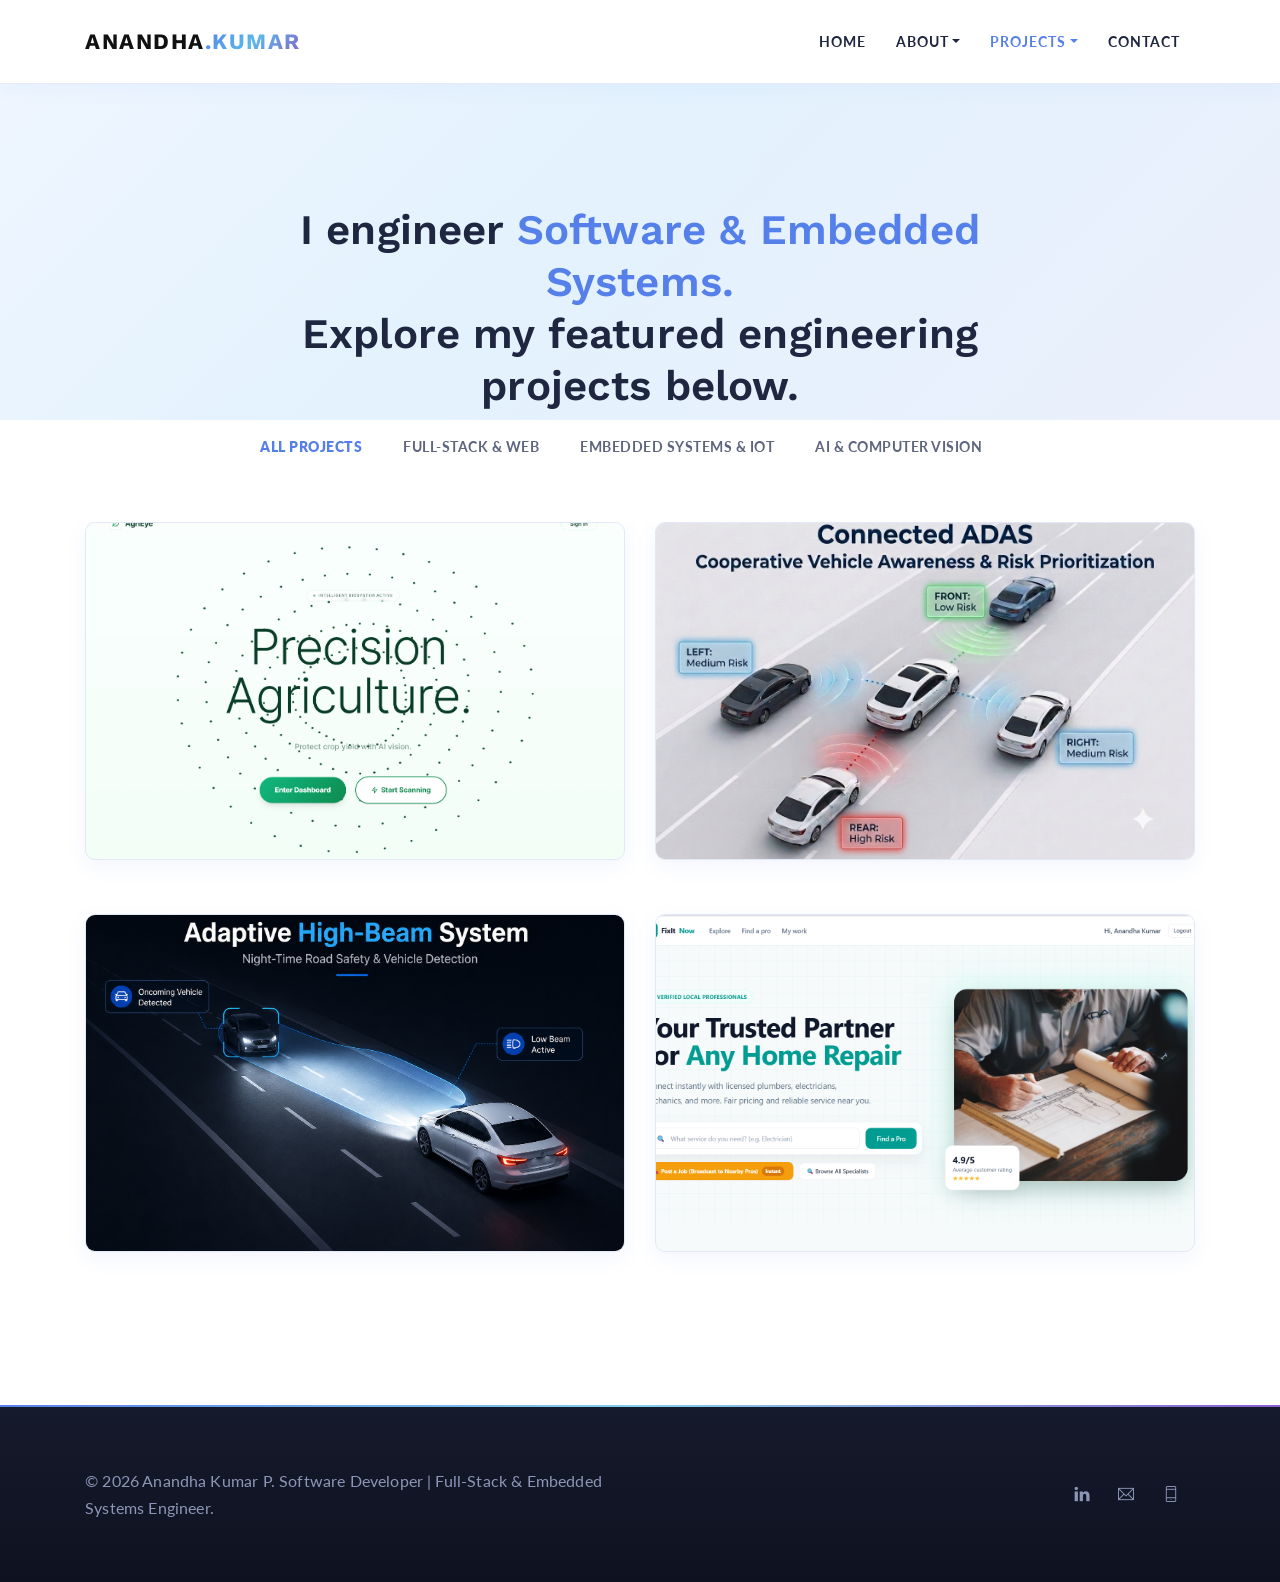
<file: portfolio-1.html>
<!DOCTYPE html>
<html lang="en">

<head>
  <meta charset="utf-8">
  <title>Projects - Anandha Kumar P | Full-Stack &amp; Embedded Systems Engineer</title>

  <!-- mobile responsive meta -->
<meta name="viewport" content="width=device-width, initial-scale=1, shrink-to-fit=no">
  <meta name="description" content="Portfolio of Anandha Kumar P - Software Developer and Full-Stack &amp; Embedded Systems Engineer specializing in React, FastAPI, Spring Boot, Applied AI, and Embedded IoT.">
  <meta name="author" content="Anandha Kumar P">
  
  <!-- theme meta -->
  <meta name="theme-name" content="thomson" />
  
  <!-- ** Plugins Needed for the Project ** -->
  <!-- Bootstrap -->
  <link rel="stylesheet" href="plugins/bootstrap/bootstrap.min.css">
  <link rel="stylesheet" href="plugins/themify/css/themify-icons.css">
  <link rel="stylesheet" href="plugins/counto/animate.css">
  <link rel="stylesheet" href="plugins/aos/aos.css">
  <link rel="stylesheet" href="plugins/owl-carousel/owl.carousel.min.css">
  <link rel="stylesheet" href="plugins/owl-carousel/owl.theme.default.min.css">
  <link rel="stylesheet" href="plugins/magnific-popup/magnific-popup.css">
  <link rel="stylesheet" href="plugins/animated-text/animated-text.css">

  <!-- Main Stylesheet -->
  <link href="css/style.css" rel="stylesheet">

</head>

<body>
  

<!-- Header Start --> 

<nav class="navbar navbar-expand-lg main-nav" id="navbar">
	<div class="container">
	  <a class="navbar-brand font-weight-bold text-uppercase" href="index.html" style="font-family:'Work Sans', sans-serif; font-size:22px; letter-spacing:1.5px; color:#111;">
	  	ANANDHA<span class="text-gradient">.KUMAR</span>
	  </a>

	  <button class="navbar-toggler collapsed" type="button" data-toggle="collapse" data-target="#navbarsExample09" aria-controls="navbarsExample09" aria-expanded="false" aria-label="Toggle navigation">
		<span class="ti-align-justify"></span>
	  </button>
  
		  <div class="collapse navbar-collapse" id="navbarsExample09">
			<ul class="navbar-nav ml-auto">
			  <li class="nav-item"><a class="nav-link" href="index.html">Home</a></li>

			  <li class="nav-item dropdown">
					<a class="nav-link dropdown-toggle" href="#" id="dropdown01" data-toggle="dropdown" aria-haspopup="true" aria-expanded="false">About</a>
					<ul class="dropdown-menu" aria-labelledby="dropdown01">
						<li><a class="dropdown-item" href="about.html">About Me</a></li>
						<li><a class="dropdown-item" href="about-us.html">Education &amp; Experience</a></li>
					</ul>
			  </li>

			  <li class="nav-item dropdown active">
					<a class="nav-link dropdown-toggle" href="#" id="dropdown02" data-toggle="dropdown" aria-haspopup="true" aria-expanded="false">Projects</a>
					<ul class="dropdown-menu" aria-labelledby="dropdown02">
						<li><a class="dropdown-item" href="portfolio-1.html">All Projects</a></li>
						<li><a class="dropdown-item" href="portfolio-single.html">AgriEye - AI Crop Platform</a></li>
						<li><a class="dropdown-item" href="portfolio-single2.html">Connected ADAS System</a></li>
						<li><a class="dropdown-item" href="portfolio-single3.html">Adaptive High-Beam System</a></li>
						<li><a class="dropdown-item" href="portfolio-single4.html">FixIt Now Marketplace</a></li>
					</ul>
			  </li>
			   <li class="nav-item"><a class="nav-link" href="contact.html">Contact</a></li>
			</ul>
		</div>
	</div>
</nav>

<!-- Header Close --> 



<section class="section banner pb-lg-0">
	<div class="container">
		<div class="row justify-content-center">
			<div class="col-lg-8 text-center">
				<h2>I engineer <span class="text-color">Software &amp; Embedded Systems.</span> <br>Explore my featured engineering projects below.</h2>
			</div>
		</div>
	</div>
</section>

<section class="portfolio">
	<div class="container">
		<div class="row mb-5 justify-content-center">
	      	<div class="col-12 text-center">
		        <div class="btn-group btn-group-toggle" data-toggle="buttons">
		          <label class="btn active">
		            <input type="radio" name="shuffle-filter" value="all" checked="checked" />All Projects
		          </label>
		          <label class="btn">
		            <input type="radio" name="shuffle-filter" value="fullstack" />Full-Stack &amp; Web
		          </label>
		          <label class="btn">
		            <input type="radio" name="shuffle-filter" value="embedded" />Embedded Systems &amp; IoT
		          </label>
		          <label class="btn">
		            <input type="radio" name="shuffle-filter" value="ai" />AI &amp; Computer Vision
		          </label>
		        </div>
	      	</div>
    	</div>	

		<div class="row shuffle-wrapper portfolio-gallery">
	      <div class="col-lg-6 col-md-6 mb-4 shuffle-item" data-groups="[&quot;fullstack&quot;,&quot;ai&quot;,&quot;embedded&quot;]">
		      	<div class="position-relative inner-box">
		          <div class="image position-relative">
	               <img src="images/agriEye.png" alt="AgriEye AI-Powered Crop Monitoring Platform" class="img-fluid w-100 d-block">
	                <div class="overlay-box">
	                  <div class="overlay-inner">
	                    <a class="overlay-content" href="portfolio-single.html">
	                      <h5 class="mb-0">AgriEye Platform</h5>
	                      <p>React, FastAPI, Gemini AI &amp; Telemetry</p>
	                    </a>
	                  </div>
	                </div> 
	            </div>
		      </div>
	      </div>

	      <div class="col-lg-6 col-md-6 mb-4 shuffle-item" data-groups="[&quot;embedded&quot;]">
	        <div class="position-relative inner-box">
	            <div class="image position-relative">
	               <img src="images/Adas.png" alt="Connected ADAS for Cooperative Vehicle Awareness" class="img-fluid w-100 d-block">
	                <div class="overlay-box">
	                  <div class="overlay-inner">
		                    <a class="overlay-content" href="portfolio-single2.html">
		                      <h5 class="mb-0">Connected ADAS</h5>
		                      <p>ESP-NOW, Flutter &amp; Risk Prioritization</p>
		                    </a>
		                </div> 
		            </div>
		        </div>
		      </div>
	      </div>

	      <div class="col-lg-6 col-md-6 mb-4 shuffle-item" data-groups="[&quot;ai&quot;,&quot;embedded&quot;]">
	        <div class="position-relative inner-box">
	            <div class="image position-relative">
	               <img src="images/headlight.png" alt="Adaptive High-Beam System for Night-Time Road Safety" class="img-fluid w-100 d-block">
	                <div class="overlay-box">
	                  <div class="overlay-inner">
	                    <a class="overlay-content" href="portfolio-single3.html">
	                      <h5 class="mb-0">Adaptive High-Beam System</h5>
	                      <p>Edge Impulse TinyML &amp; Computer Vision</p>
	                    </a>
	                  </div>
	                </div> 
	            </div>
	        </div>
	      </div>

	      <div class="col-lg-6 col-md-6 mb-4 shuffle-item" data-groups="[&quot;fullstack&quot;]">
	        <div class="position-relative inner-box">
	            <div class="image position-relative">
	               <img src="images/Essentailmarket.png" alt="FixIt Now Essential Services Marketplace" class="img-fluid w-100 d-block">
	                <div class="overlay-box">
	                  <div class="overlay-inner">
	                    <a class="overlay-content" href="portfolio-single4.html">
	                      <h5 class="mb-0">FixIt Now Marketplace</h5>
	                      <p>Full-Stack Local Services &amp; Job Dispatch</p>
	                    </a>
	                  </div>
	                </div> 
	            </div>
	        </div>
	      </div>
	    </div>
	</div>
</section>

<section class="footer">
	<div class="container">
		<div class="row align-items-center">
			<div class="col-lg-6">
				<p class="mb-0">© 2026 Anandha Kumar P. Software Developer | Full-Stack &amp; Embedded Systems Engineer.</p>
			</div>
			<div class="col-lg-6">
				<div class="widget footer-widget text-lg-right mt-4 mt-lg-0">
					<ul class="list-inline mb-0">
						<li class="list-inline-item" title="LinkedIn"><a href="https://www.linkedin.com/in/anandha-kumar-p-1489b237b" target="_blank" rel="noopener noreferrer"><i class="ti-linkedin mr-3"></i></a></li>
						<li class="list-inline-item" title="Email"><a href="mailto:anand37449a@gmail.com"><i class="ti-email mr-3"></i></a></li>
						<li class="list-inline-item" title="Phone"><a href="tel:+919600138618"><i class="ti-mobile mr-3"></i></a></li>
					</ul>
				</div>
			</div>
		</div>
	</div>
</section>
<!-- jQuery -->
<script src="plugins/jQuery/jquery.min.js"></script>
<!-- Bootstrap JS -->
<script src="plugins/bootstrap/bootstrap.min.js"></script>
<script src="plugins/aos/aos.js"></script>
<script src="plugins/owl-carousel/owl.carousel.min.js"></script>
<script src="plugins/shuffle/shuffle.min.js"></script>
<script src="plugins/magnific-popup/jquery.magnific-popup.min.js"></script>
<script src="plugins/animated-text/animated-text.js"></script>
<script src="plugins/counto/apear.js"></script>
<script src="plugins/counto/counTo.js"></script>
<!-- Main Script -->
<script src="js/script.js"></script>

</html>
</file>
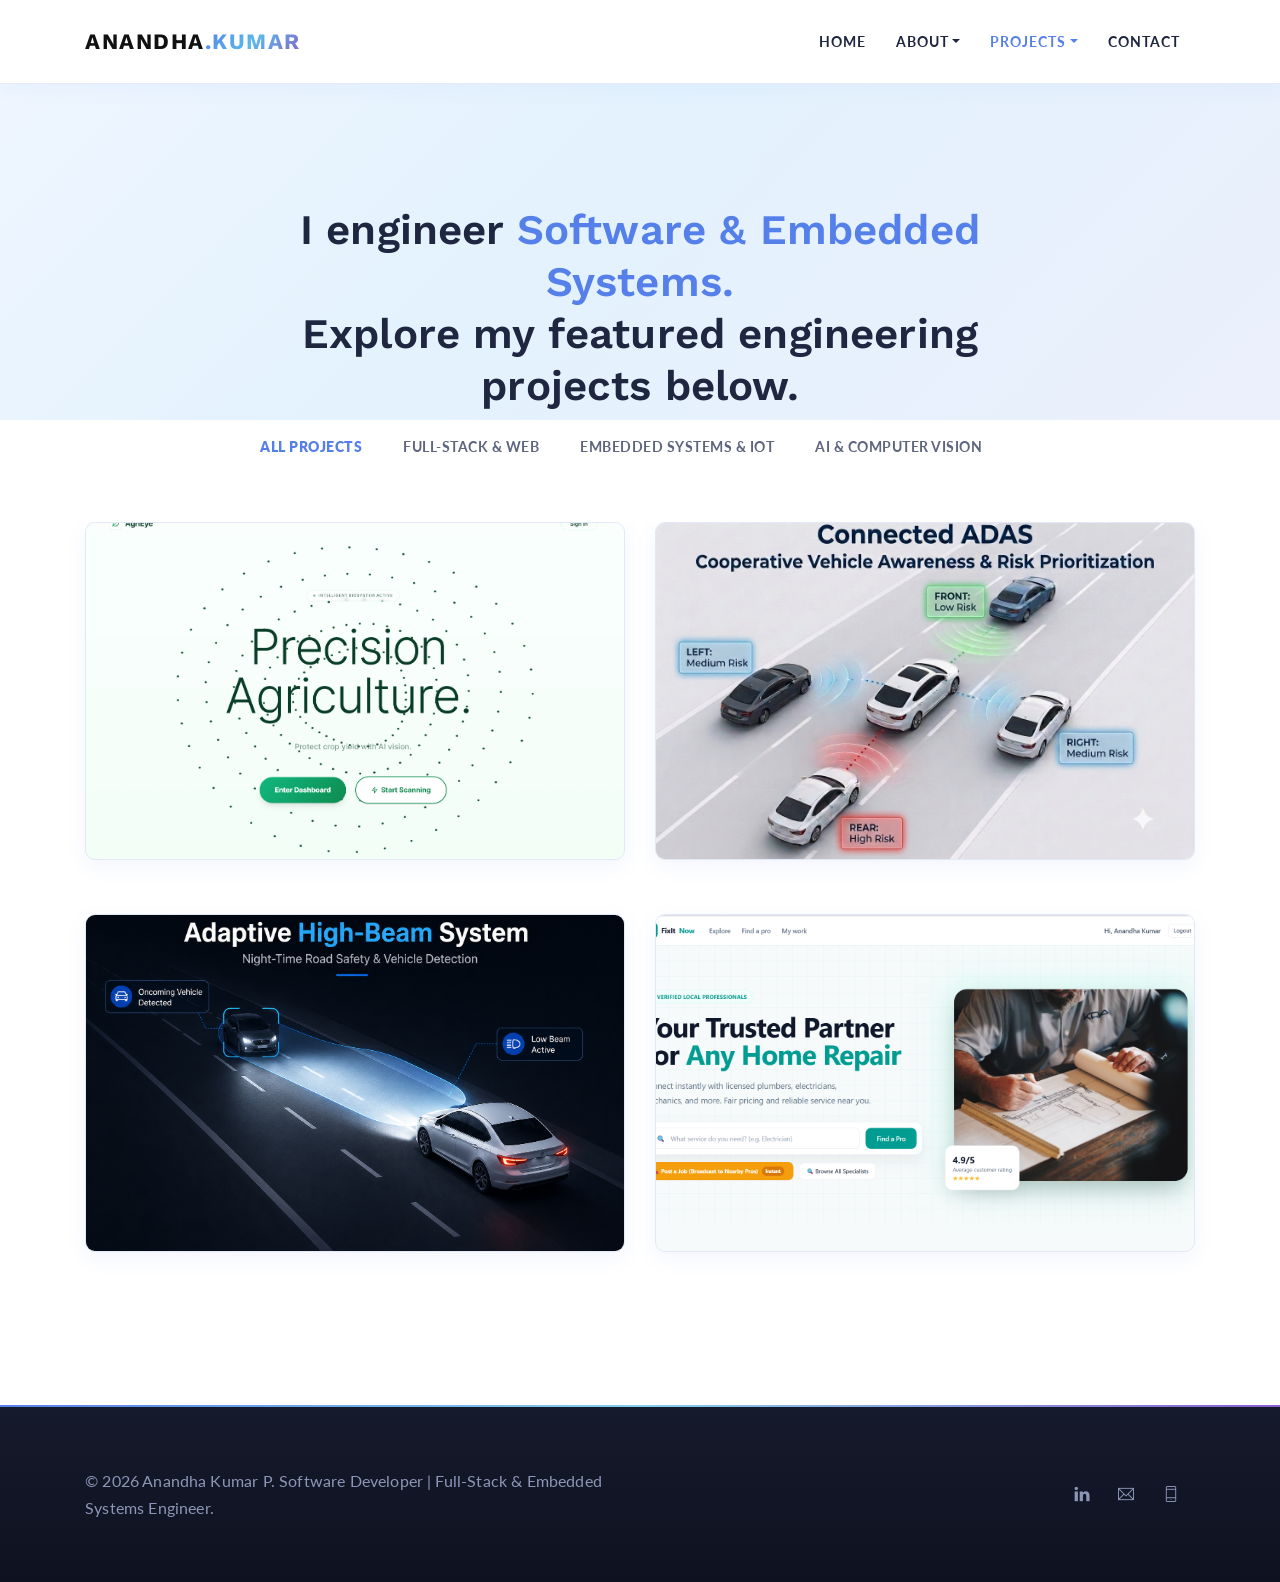
<file: portfolio-2.html>
<!DOCTYPE html>
<html lang="en">

<head>
  <meta charset="utf-8">
  <title>Gallery - Anandha Kumar P | Full-Stack &amp; Embedded Systems Engineer</title>

  <!-- mobile responsive meta -->
<meta name="viewport" content="width=device-width, initial-scale=1, shrink-to-fit=no">
  <meta name="description" content="Portfolio of Anandha Kumar P - Software Developer and Full-Stack &amp; Embedded Systems Engineer specializing in React, FastAPI, Spring Boot, Applied AI, and Embedded IoT.">
  <meta name="author" content="Anandha Kumar P">
  
  <!-- theme meta -->
  <meta name="theme-name" content="thomson" />
  
  <!-- ** Plugins Needed for the Project ** -->
  <!-- Bootstrap -->
  <link rel="stylesheet" href="plugins/bootstrap/bootstrap.min.css">
  <link rel="stylesheet" href="plugins/themify/css/themify-icons.css">
  <link rel="stylesheet" href="plugins/counto/animate.css">
  <link rel="stylesheet" href="plugins/aos/aos.css">
  <link rel="stylesheet" href="plugins/owl-carousel/owl.carousel.min.css">
  <link rel="stylesheet" href="plugins/owl-carousel/owl.theme.default.min.css">
  <link rel="stylesheet" href="plugins/magnific-popup/magnific-popup.css">
  <link rel="stylesheet" href="plugins/animated-text/animated-text.css">

  <!-- Main Stylesheet -->
  <link href="css/style.css" rel="stylesheet">

</head>

<body>
  

<!-- Header Start --> 

<nav class="navbar navbar-expand-lg main-nav" id="navbar">
	<div class="container">
	  <a class="navbar-brand font-weight-bold text-uppercase" href="index.html" style="font-family:'Work Sans', sans-serif; font-size:22px; letter-spacing:1.5px; color:#111;">
	  	ANANDHA<span class="text-gradient">.KUMAR</span>
	  </a>

	  <button class="navbar-toggler collapsed" type="button" data-toggle="collapse" data-target="#navbarsExample09" aria-controls="navbarsExample09" aria-expanded="false" aria-label="Toggle navigation">
		<span class="ti-align-justify"></span>
	  </button>
  
		  <div class="collapse navbar-collapse" id="navbarsExample09">
			<ul class="navbar-nav ml-auto">
			  <li class="nav-item"><a class="nav-link" href="index.html">Home</a></li>

			  <li class="nav-item dropdown">
					<a class="nav-link dropdown-toggle" href="#" id="dropdown01" data-toggle="dropdown" aria-haspopup="true" aria-expanded="false">About</a>
					<ul class="dropdown-menu" aria-labelledby="dropdown01">
						<li><a class="dropdown-item" href="about.html">About Me</a></li>
						<li><a class="dropdown-item" href="about-us.html">Education &amp; Experience</a></li>
					</ul>
			  </li>

			  <li class="nav-item dropdown active">
					<a class="nav-link dropdown-toggle" href="#" id="dropdown02" data-toggle="dropdown" aria-haspopup="true" aria-expanded="false">Projects</a>
					<ul class="dropdown-menu" aria-labelledby="dropdown02">
						<li><a class="dropdown-item" href="portfolio-1.html">All Projects</a></li>
						<li><a class="dropdown-item" href="portfolio-single.html">AgriEye - AI Crop Platform</a></li>
						<li><a class="dropdown-item" href="portfolio-single2.html">Connected ADAS System</a></li>
						<li><a class="dropdown-item" href="portfolio-single3.html">Adaptive High-Beam System</a></li>
						<li><a class="dropdown-item" href="portfolio-single4.html">FixIt Now Marketplace</a></li>
					</ul>
			  </li>
			   <li class="nav-item"><a class="nav-link" href="contact.html">Contact</a></li>
			</ul>
		</div>
	</div>
</nav>

<!-- Header Close --> 



<section class="section banner pb-0">
	<div class="container">
		<div class="row justify-content-center">
			<div class="col-lg-8 text-center">
				<h2>I engineer <span class="text-color">Software &amp; Embedded Systems.</span> <br>Explore my featured engineering projects below.</h2>
			</div>
		</div>
	</div>
</section>

<section class="portfolio">
	<div class="container">
		<div class="row mb-5 justify-content-center">
	      	<div class="col-12 text-center">
		        <div class="btn-group btn-group-toggle" data-toggle="buttons">
		          <label class="btn active">
		            <input type="radio" name="shuffle-filter" value="all" checked="checked" />All Projects
		          </label>
		          <label class="btn">
		            <input type="radio" name="shuffle-filter" value="fullstack" />Full-Stack &amp; Web
		          </label>
		          <label class="btn">
		            <input type="radio" name="shuffle-filter" value="embedded" />Embedded Systems &amp; IoT
		          </label>
		          <label class="btn">
		            <input type="radio" name="shuffle-filter" value="ai" />AI &amp; Computer Vision
		          </label>
		        </div>
	      	</div>
    	</div>	

		<div class="row shuffle-wrapper portfolio-gallery">
	      <div class="col-lg-6 col-md-6 mb-4 shuffle-item" data-groups="[&quot;fullstack&quot;,&quot;ai&quot;,&quot;embedded&quot;]">
		      	<div class="position-relative inner-box">
		          <div class="image position-relative">
	               <img src="images/agriEye.png" alt="AgriEye AI-Powered Crop Monitoring Platform" class="img-fluid w-100 d-block">
	                <div class="overlay-box">
	                	<a class="portfolio-image popup-gallery" href="images/agriEye.png">
	                  		<i class="ti-plus"></i>
	                  	</a>
		                  <div class="overlay-inner">
		                    <div class="overlay-content">
		                      <h5 class="mb-0">AgriEye Platform</h5>
		                      <p>React, FastAPI, Gemini AI &amp; Telemetry</p>
		                    </div>
		                  </div>
	                </div> 
	            </div>
		      </div>
	      </div>

	      <div class="col-lg-6 col-md-6 mb-4 shuffle-item" data-groups="[&quot;embedded&quot;]">
	        <div class="position-relative inner-box">
	            <div class="image position-relative">
	               <img src="images/Adas.png" alt="Connected ADAS for Cooperative Vehicle Awareness" class="img-fluid w-100 d-block">
	                <div class="overlay-box">
	                	<a class="portfolio-image popup-gallery" href="images/Adas.png">
	                  		<i class="ti-plus"></i>
	                  	</a>
		                  <div class="overlay-inner">
		                    <div class="overlay-content">
		                      <h5 class="mb-0">Connected ADAS</h5>
		                      <p>ESP-NOW, Flutter &amp; Risk Prioritization</p>
		                    </div>
			            </div>
			        </div>
			      </div>
		      </div>
	      </div>

	      <div class="col-lg-6 col-md-6 mb-4 shuffle-item" data-groups="[&quot;ai&quot;,&quot;embedded&quot;]">
	        <div class="position-relative inner-box">
	            <div class="image position-relative">
	               <img src="images/headlight.png" alt="Adaptive High-Beam System for Night-Time Road Safety" class="img-fluid w-100 d-block">
	                <div class="overlay-box">
	                	<a class="portfolio-image popup-gallery" href="images/headlight.png">
	                  		<i class="ti-plus"></i>
	                  	</a>
	                  <div class="overlay-inner">
	                    <div class="overlay-content">
	                      <h5 class="mb-0">Adaptive High-Beam System</h5>
	                      <p>Edge Impulse TinyML &amp; Computer Vision</p>
	                    </div>
	                  </div>
	                </div> 
	            </div>
	        </div>
	      </div>

	      <div class="col-lg-6 col-md-6 mb-4 shuffle-item" data-groups="[&quot;fullstack&quot;]">
	        <div class="position-relative inner-box">
	            <div class="image position-relative">
	               <img src="images/Essentailmarket.png" alt="FixIt Now Essential Services Marketplace" class="img-fluid w-100 d-block">
	                <div class="overlay-box">
	                	<a class="portfolio-image popup-gallery" href="images/Essentailmarket.png">
	                  		<i class="ti-plus"></i>
	                  	</a>
	                  <div class="overlay-inner">
	                    <div class="overlay-content">
	                      <h5 class="mb-0">FixIt Now Marketplace</h5>
	                      <p>Full-Stack Local Services &amp; Job Dispatch</p>
	                    </div>
	                  </div>
	                </div> 
	            </div>
	        </div>
	      </div>
	    </div>
	</div>
</section>

<section class="footer">
	<div class="container">
		<div class="row align-items-center">
			<div class="col-lg-6">
				<p class="mb-0">© 2026 Anandha Kumar P. Software Developer | Full-Stack &amp; Embedded Systems Engineer.</p>
			</div>
			<div class="col-lg-6">
				<div class="widget footer-widget text-lg-right mt-4 mt-lg-0">
					<ul class="list-inline mb-0">
						<li class="list-inline-item" title="LinkedIn"><a href="https://www.linkedin.com/in/anandha-kumar-p-1489b237b" target="_blank" rel="noopener noreferrer"><i class="ti-linkedin mr-3"></i></a></li>
						<li class="list-inline-item" title="Email"><a href="mailto:anand37449a@gmail.com"><i class="ti-email mr-3"></i></a></li>
						<li class="list-inline-item" title="Phone"><a href="tel:+919600138618"><i class="ti-mobile mr-3"></i></a></li>
					</ul>
				</div>
			</div>
		</div>
	</div>
</section>
<!-- jQuery -->
<script src="plugins/jQuery/jquery.min.js"></script>
<!-- Bootstrap JS -->
<script src="plugins/bootstrap/bootstrap.min.js"></script>
<script src="plugins/aos/aos.js"></script>
<script src="plugins/owl-carousel/owl.carousel.min.js"></script>
<script src="plugins/shuffle/shuffle.min.js"></script>
<script src="plugins/magnific-popup/jquery.magnific-popup.min.js"></script>
<script src="plugins/animated-text/animated-text.js"></script>
<script src="plugins/counto/apear.js"></script>
<script src="plugins/counto/counTo.js"></script>
<!-- Main Script -->
<script src="js/script.js"></script>

</html>
</file>
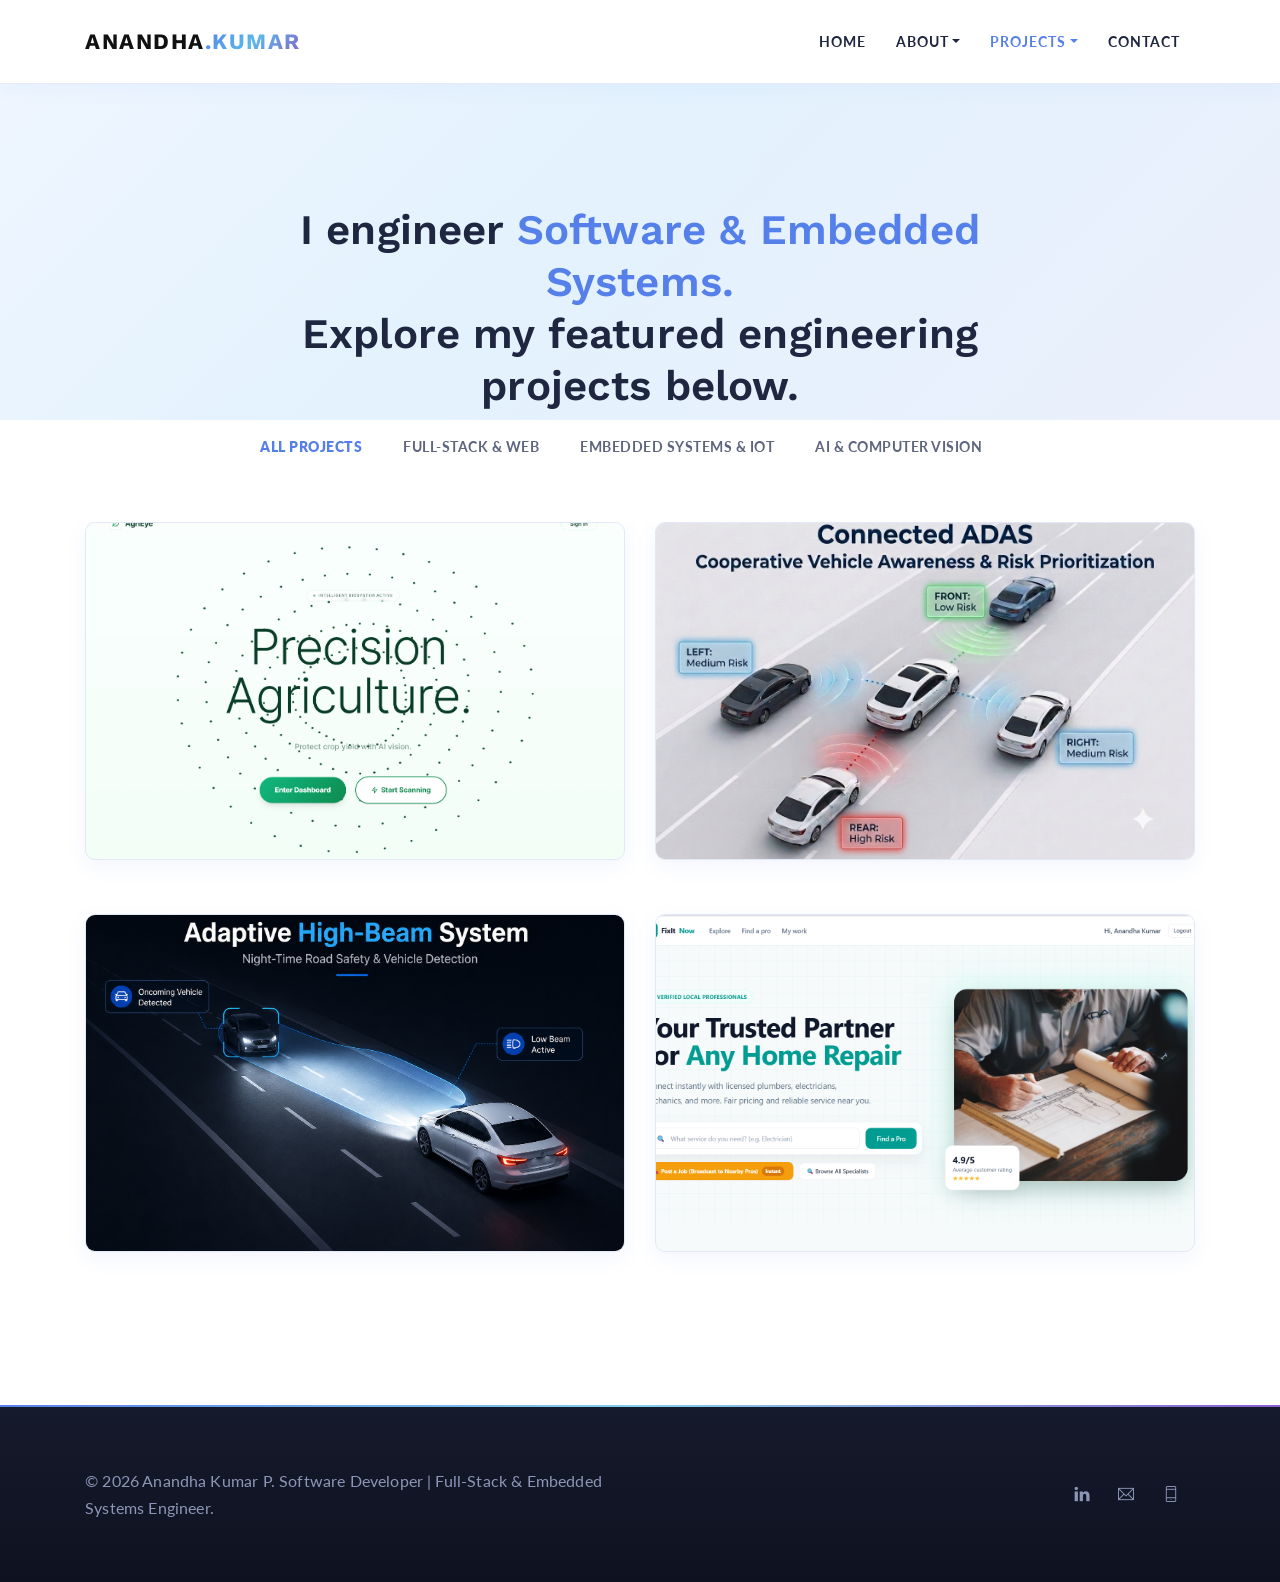
<file: portfolio-3.html>
<!DOCTYPE html>
<html lang="en">

<head>
  <meta charset="utf-8">
  <title>Projects - Anandha Kumar P | Full-Stack &amp; Embedded Systems Engineer</title>

  <!-- mobile responsive meta -->
<meta name="viewport" content="width=device-width, initial-scale=1, shrink-to-fit=no">
  <meta name="description" content="Portfolio of Anandha Kumar P - Software Developer and Full-Stack &amp; Embedded Systems Engineer specializing in React, FastAPI, Spring Boot, Applied AI, and Embedded IoT.">
  <meta name="author" content="Anandha Kumar P">
  
  <!-- theme meta -->
  <meta name="theme-name" content="thomson" />
  
  <!-- ** Plugins Needed for the Project ** -->
  <!-- Bootstrap -->
  <link rel="stylesheet" href="plugins/bootstrap/bootstrap.min.css">
  <link rel="stylesheet" href="plugins/themify/css/themify-icons.css">
  <link rel="stylesheet" href="plugins/counto/animate.css">
  <link rel="stylesheet" href="plugins/aos/aos.css">
  <link rel="stylesheet" href="plugins/owl-carousel/owl.carousel.min.css">
  <link rel="stylesheet" href="plugins/owl-carousel/owl.theme.default.min.css">
  <link rel="stylesheet" href="plugins/magnific-popup/magnific-popup.css">
  <link rel="stylesheet" href="plugins/animated-text/animated-text.css">

  <!-- Main Stylesheet -->
  <link href="css/style.css" rel="stylesheet">

</head>

<body>
  

<!-- Header Start --> 

<nav class="navbar navbar-expand-lg main-nav" id="navbar">
	<div class="container">
	  <a class="navbar-brand font-weight-bold text-uppercase" href="index.html" style="font-family:'Work Sans', sans-serif; font-size:22px; letter-spacing:1.5px; color:#111;">
	  	ANANDHA<span class="text-gradient">.KUMAR</span>
	  </a>

	  <button class="navbar-toggler collapsed" type="button" data-toggle="collapse" data-target="#navbarsExample09" aria-controls="navbarsExample09" aria-expanded="false" aria-label="Toggle navigation">
		<span class="ti-align-justify"></span>
	  </button>
  
		  <div class="collapse navbar-collapse" id="navbarsExample09">
			<ul class="navbar-nav ml-auto">
			  <li class="nav-item"><a class="nav-link" href="index.html">Home</a></li>

			  <li class="nav-item dropdown">
					<a class="nav-link dropdown-toggle" href="#" id="dropdown01" data-toggle="dropdown" aria-haspopup="true" aria-expanded="false">About</a>
					<ul class="dropdown-menu" aria-labelledby="dropdown01">
						<li><a class="dropdown-item" href="about.html">About Me</a></li>
						<li><a class="dropdown-item" href="about-us.html">Education &amp; Experience</a></li>
					</ul>
			  </li>

			  <li class="nav-item dropdown active">
					<a class="nav-link dropdown-toggle" href="#" id="dropdown02" data-toggle="dropdown" aria-haspopup="true" aria-expanded="false">Projects</a>
					<ul class="dropdown-menu" aria-labelledby="dropdown02">
						<li><a class="dropdown-item" href="portfolio-1.html">All Projects</a></li>
						<li><a class="dropdown-item" href="portfolio-single.html">AgriEye - AI Crop Platform</a></li>
						<li><a class="dropdown-item" href="portfolio-single2.html">Connected ADAS System</a></li>
						<li><a class="dropdown-item" href="portfolio-single3.html">Adaptive High-Beam System</a></li>
						<li><a class="dropdown-item" href="portfolio-single4.html">FixIt Now Marketplace</a></li>
					</ul>
			  </li>
			   <li class="nav-item"><a class="nav-link" href="contact.html">Contact</a></li>
			</ul>
		</div>
	</div>
</nav>

<!-- Header Close --> 



<section class="section banner pb-0">
	<div class="container">
		<div class="row justify-content-center">
			<div class="col-lg-8 text-center">
				<h2>I engineer <span class="text-color">Software &amp; Embedded Systems.</span> <br>Explore my featured engineering projects below.</h2>
			</div>
		</div>
	</div>
</section>

<section class="portfolio">
	<div class="container">
		<div class="row mb-5 justify-content-center">
	      	<div class="col-12 text-center">
		        <div class="btn-group btn-group-toggle" data-toggle="buttons">
		          <label class="btn active">
		            <input type="radio" name="shuffle-filter" value="all" checked="checked" />All Projects
		          </label>
		          <label class="btn">
		            <input type="radio" name="shuffle-filter" value="fullstack" />Full-Stack &amp; Web
		          </label>
		          <label class="btn">
		            <input type="radio" name="shuffle-filter" value="embedded" />Embedded Systems &amp; IoT
		          </label>
		          <label class="btn">
		            <input type="radio" name="shuffle-filter" value="ai" />AI &amp; Computer Vision
		          </label>
		        </div>
	      	</div>
    	</div>	

		<div class="row shuffle-wrapper portfolio-gallery">
	      <div class="col-lg-6 col-md-6 mb-4 shuffle-item" data-groups="[&quot;fullstack&quot;,&quot;ai&quot;,&quot;embedded&quot;]">
		      	<div class="position-relative inner-box">
		          <div class="image position-relative">
	               <img src="images/agriEye.png" alt="AgriEye AI-Powered Crop Monitoring Platform" class="img-fluid w-100 d-block">
	                <div class="overlay-box">
	                  <div class="overlay-inner">
	                    <a class="overlay-content" href="portfolio-single.html">
	                      <h5 class="mb-0">AgriEye Platform</h5>
	                      <p>React, FastAPI, Gemini AI &amp; Telemetry</p>
	                    </a>
	                  </div>
	                </div> 
	            </div>
		      </div>
	      </div>

	      <div class="col-lg-6 col-md-6 mb-4 shuffle-item" data-groups="[&quot;embedded&quot;]">
	        <div class="position-relative inner-box">
	            <div class="image position-relative">
	               <img src="images/Adas.png" alt="Connected ADAS for Cooperative Vehicle Awareness" class="img-fluid w-100 d-block">
	                <div class="overlay-box">
	                  <div class="overlay-inner">
		                    <a class="overlay-content" href="portfolio-single2.html">
		                      <h5 class="mb-0">Connected ADAS</h5>
		                      <p>ESP-NOW, Flutter &amp; Risk Prioritization</p>
		                    </a>
	                </div> 
	            </div>
	        </div>
	      </div>
	      </div>

	      <div class="col-lg-6 col-md-6 mb-4 shuffle-item" data-groups="[&quot;ai&quot;,&quot;embedded&quot;]">
	        <div class="position-relative inner-box">
	            <div class="image position-relative">
	               <img src="images/headlight.png" alt="Adaptive High-Beam System for Night-Time Road Safety" class="img-fluid w-100 d-block">
	                <div class="overlay-box">
	                  <div class="overlay-inner">
	                    <a class="overlay-content" href="portfolio-single3.html">
	                      <h5 class="mb-0">Adaptive High-Beam System</h5>
	                      <p>Edge Impulse TinyML &amp; Computer Vision</p>
	                    </a>
	                  </div>
	                </div> 
	            </div>
	        </div>
	      </div>

	      <div class="col-lg-6 col-md-6 mb-4 shuffle-item" data-groups="[&quot;fullstack&quot;]">
	        <div class="position-relative inner-box">
	            <div class="image position-relative">
	               <img src="images/Essentailmarket.png" alt="FixIt Now Essential Services Marketplace" class="img-fluid w-100 d-block">
	                <div class="overlay-box">
	                  <div class="overlay-inner">
	                    <a class="overlay-content" href="portfolio-single4.html">
	                      <h5 class="mb-0">FixIt Now Marketplace</h5>
	                      <p>Full-Stack Local Services &amp; Job Dispatch</p>
	                    </a>
	                  </div>
	                </div> 
	            </div>
	        </div>
	      </div>
	    </div>
	</div>
</section>

<section class="footer">
	<div class="container">
		<div class="row align-items-center">
			<div class="col-lg-6">
				<p class="mb-0">© 2026 Anandha Kumar P. Software Developer | Full-Stack &amp; Embedded Systems Engineer.</p>
			</div>
			<div class="col-lg-6">
				<div class="widget footer-widget text-lg-right mt-4 mt-lg-0">
					<ul class="list-inline mb-0">
						<li class="list-inline-item" title="LinkedIn"><a href="https://www.linkedin.com/in/anandha-kumar-p-1489b237b" target="_blank" rel="noopener noreferrer"><i class="ti-linkedin mr-3"></i></a></li>
						<li class="list-inline-item" title="Email"><a href="mailto:anand37449a@gmail.com"><i class="ti-email mr-3"></i></a></li>
						<li class="list-inline-item" title="Phone"><a href="tel:+919600138618"><i class="ti-mobile mr-3"></i></a></li>
					</ul>
				</div>
			</div>
		</div>
	</div>
</section>
<!-- jQuery -->
<script src="plugins/jQuery/jquery.min.js"></script>
<!-- Bootstrap JS -->
<script src="plugins/bootstrap/bootstrap.min.js"></script>
<script src="plugins/aos/aos.js"></script>
<script src="plugins/owl-carousel/owl.carousel.min.js"></script>
<script src="plugins/shuffle/shuffle.min.js"></script>
<script src="plugins/magnific-popup/jquery.magnific-popup.min.js"></script>
<script src="plugins/animated-text/animated-text.js"></script>
<script src="plugins/counto/apear.js"></script>
<script src="plugins/counto/counTo.js"></script>
<!-- Main Script -->
<script src="js/script.js"></script>

</html>
</file>
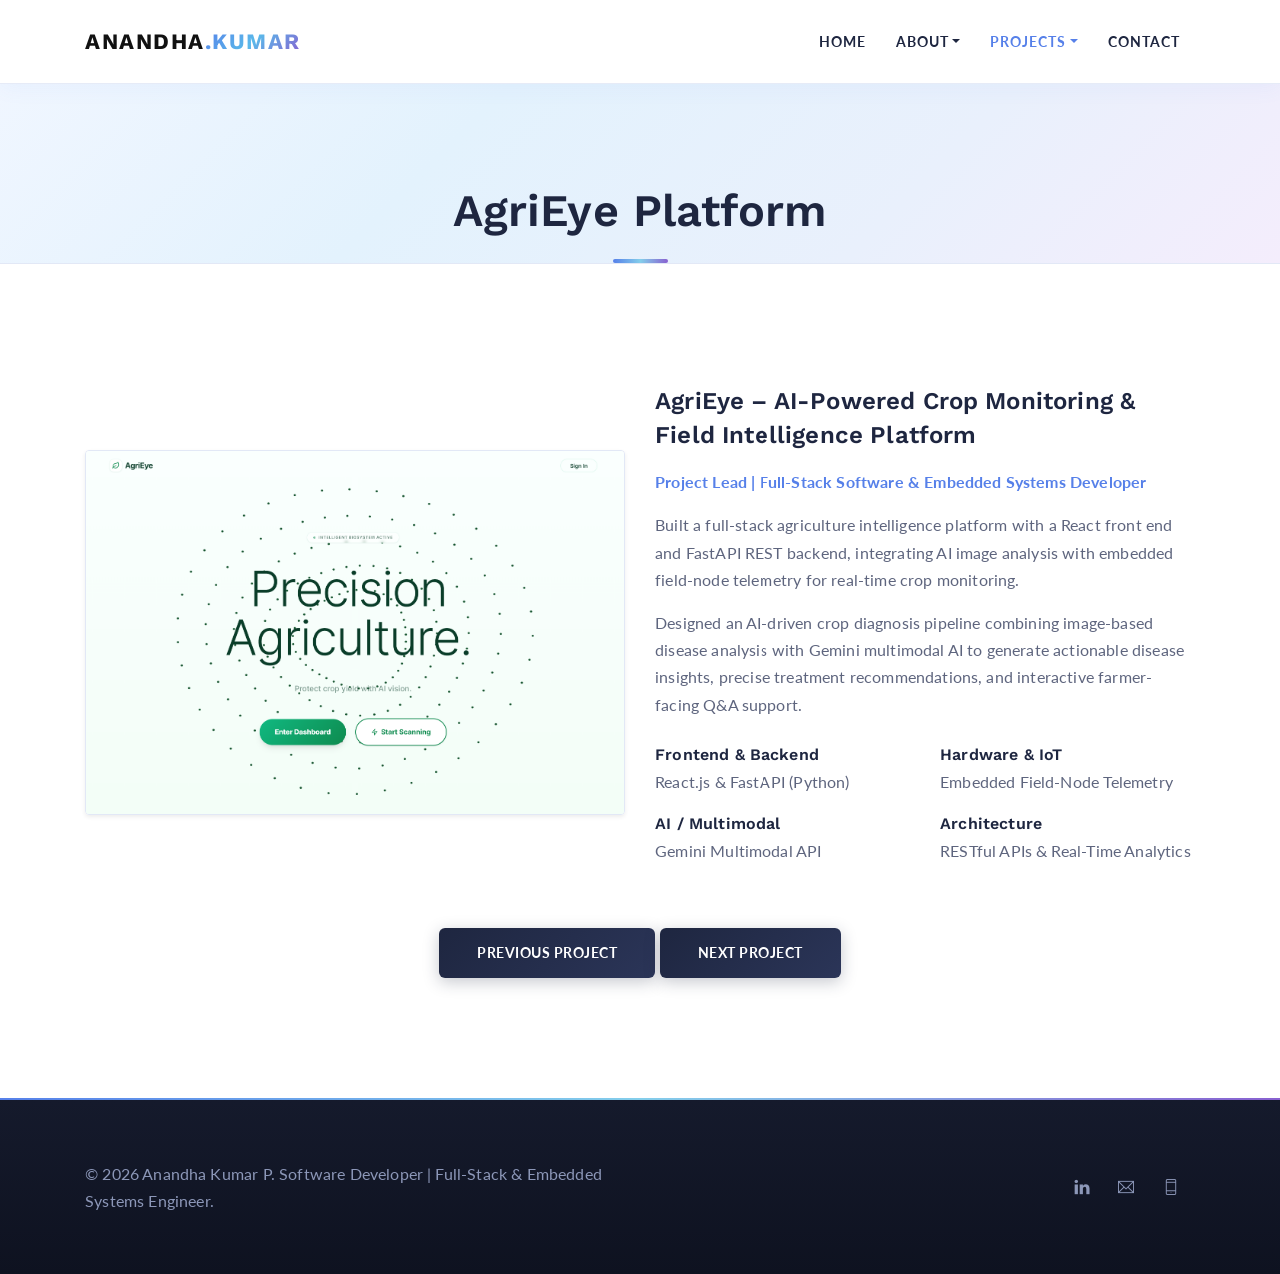
<file: portfolio-single.html>
<!DOCTYPE html>
<html lang="en">

<head>
  <meta charset="utf-8">
  <title>AgriEye AI Platform - Anandha Kumar P | Full-Stack &amp; Embedded Systems Engineer</title>

  <!-- mobile responsive meta -->
<meta name="viewport" content="width=device-width, initial-scale=1, shrink-to-fit=no">
  <meta name="description" content="AgriEye - AI-Powered Crop Monitoring &amp; Field Intelligence Platform by Anandha Kumar P. React, FastAPI, Gemini Multimodal AI, and Embedded Telemetry.">
  <meta name="author" content="Anandha Kumar P">
  
  <!-- theme meta -->
  <meta name="theme-name" content="thomson" />
  
  <!-- ** Plugins Needed for the Project ** -->
  <!-- Bootstrap -->
  <link rel="stylesheet" href="plugins/bootstrap/bootstrap.min.css">
  <link rel="stylesheet" href="plugins/themify/css/themify-icons.css">
  <link rel="stylesheet" href="plugins/counto/animate.css">
  <link rel="stylesheet" href="plugins/aos/aos.css">
  <link rel="stylesheet" href="plugins/owl-carousel/owl.carousel.min.css">
  <link rel="stylesheet" href="plugins/owl-carousel/owl.theme.default.min.css">
  <link rel="stylesheet" href="plugins/magnific-popup/magnific-popup.css">
  <link rel="stylesheet" href="plugins/animated-text/animated-text.css">

  <!-- Main Stylesheet -->
  <link href="css/style.css" rel="stylesheet">

</head>

<body>
  

<!-- Header Start --> 

<nav class="navbar navbar-expand-lg main-nav" id="navbar">
	<div class="container">
	  <a class="navbar-brand font-weight-bold text-uppercase" href="index.html" style="font-family:'Work Sans', sans-serif; font-size:22px; letter-spacing:1.5px; color:#111;">
	  	ANANDHA<span class="text-gradient">.KUMAR</span>
	  </a>

	  <button class="navbar-toggler collapsed" type="button" data-toggle="collapse" data-target="#navbarsExample09" aria-controls="navbarsExample09" aria-expanded="false" aria-label="Toggle navigation">
		<span class="ti-align-justify"></span>
	  </button>
  
		  <div class="collapse navbar-collapse" id="navbarsExample09">
			<ul class="navbar-nav ml-auto">
			  <li class="nav-item"><a class="nav-link" href="index.html">Home</a></li>

			  <li class="nav-item dropdown">
					<a class="nav-link dropdown-toggle" href="#" id="dropdown01" data-toggle="dropdown" aria-haspopup="true" aria-expanded="false">About</a>
					<ul class="dropdown-menu" aria-labelledby="dropdown01">
						<li><a class="dropdown-item" href="about.html">About Me</a></li>
						<li><a class="dropdown-item" href="about-us.html">Education &amp; Experience</a></li>
					</ul>
			  </li>

			  <li class="nav-item dropdown active">
					<a class="nav-link dropdown-toggle" href="#" id="dropdown02" data-toggle="dropdown" aria-haspopup="true" aria-expanded="false">Projects</a>
					<ul class="dropdown-menu" aria-labelledby="dropdown02">
						<li><a class="dropdown-item" href="portfolio-1.html">All Projects</a></li>
						<li><a class="dropdown-item" href="portfolio-single.html">AgriEye - AI Crop Platform</a></li>
						<li><a class="dropdown-item" href="portfolio-single2.html">Connected ADAS System</a></li>
						<li><a class="dropdown-item" href="portfolio-single3.html">Adaptive High-Beam System</a></li>
						<li><a class="dropdown-item" href="portfolio-single4.html">FixIt Now Marketplace</a></li>
					</ul>
			  </li>
			   <li class="nav-item"><a class="nav-link" href="contact.html">Contact</a></li>
			</ul>
		</div>
	</div>
</nav>

<!-- Header Close --> 


<section class="page-title section pb-0">
  <div class="container">
    <div class="row">
      <div class="col-lg-12">
        <div class="text-center">
          <h1 class="text-capitalize mb-0 text-lg">AgriEye Platform</h1>
        </div>
      </div>
    </div>
  </div>
</section>


<section class="section portfolio-single">
	<div class="container">
		<div class="row align-items-center">
			<div class="col-lg-6">
				<img src="images/agriEye.png" alt="AgriEye - AI-Powered Crop Monitoring &amp; Field Intelligence Platform" class="img-fluid w-100 shadow-sm rounded">
			</div>

			<div class="col-lg-6">
				<div class="project-info">
					<h3 class="mb-3">AgriEye – AI-Powered Crop Monitoring &amp; Field Intelligence Platform</h3>
					<p class="text-color font-weight-bold mb-3">Project Lead | Full-Stack Software &amp; Embedded Systems Developer</p>
					
					<p>Built a full-stack agriculture intelligence platform with a React front end and FastAPI REST backend, integrating AI image analysis with embedded field-node telemetry for real-time crop monitoring.</p>

					<p>Designed an AI-driven crop diagnosis pipeline combining image-based disease analysis with Gemini multimodal AI to generate actionable disease insights, precise treatment recommendations, and interactive farmer-facing Q&amp;A support.</p>

					<div class="row mt-4">
						<div class="col-lg-6">
							<div class="info">
								<h5 class="mb-0">Frontend &amp; Backend</h5>
								<p>React.js &amp; FastAPI (Python)</p>
							</div>

							<div class="info">
								<h5 class="mb-0">AI / Multimodal</h5>
								<p>Gemini Multimodal API</p>
							</div>
						</div>

						<div class="col-lg-6">
							<div class="info">
								<h5 class="mb-0">Hardware &amp; IoT</h5>
								<p>Embedded Field-Node Telemetry</p>
							</div>
							<div class="info">
								<h5 class="mb-0">Architecture</h5>
								<p>RESTful APIs &amp; Real-Time Analytics</p>
							</div>
						</div>
					</div>
				</div>
			</div>
		</div>
		<div class="row mt-5 justify-content-center">
			<div class="col-lg-6 text-center">
				<a href="portfolio-single4.html" class="btn btn-dark">Previous Project</a>
				<a href="portfolio-single2.html" class="btn btn-dark">Next Project</a>
			</div>
		</div>
	</div>
</section>


<section class="footer">
	<div class="container">
		<div class="row align-items-center">
			<div class="col-lg-6">
				<p class="mb-0">© 2026 Anandha Kumar P. Software Developer | Full-Stack &amp; Embedded Systems Engineer.</p>
			</div>
			<div class="col-lg-6">
				<div class="widget footer-widget text-lg-right mt-4 mt-lg-0">
					<ul class="list-inline mb-0">
						<li class="list-inline-item" title="LinkedIn"><a href="https://www.linkedin.com/in/anandha-kumar-p-1489b237b" target="_blank" rel="noopener noreferrer"><i class="ti-linkedin mr-3"></i></a></li>
						<li class="list-inline-item" title="Email"><a href="mailto:anand37449a@gmail.com"><i class="ti-email mr-3"></i></a></li>
						<li class="list-inline-item" title="Phone"><a href="tel:+919600138618"><i class="ti-mobile mr-3"></i></a></li>
					</ul>
				</div>
			</div>
		</div>
	</div>
</section>
<!-- jQuery -->
<script src="plugins/jQuery/jquery.min.js"></script>
<!-- Bootstrap JS -->
<script src="plugins/bootstrap/bootstrap.min.js"></script>
<script src="plugins/aos/aos.js"></script>
<script src="plugins/owl-carousel/owl.carousel.min.js"></script>
<script src="plugins/shuffle/shuffle.min.js"></script>
<script src="plugins/magnific-popup/jquery.magnific-popup.min.js"></script>
<script src="plugins/animated-text/animated-text.js"></script>
<script src="plugins/counto/apear.js"></script>
<script src="plugins/counto/counTo.js"></script>
<!-- Main Script -->
<script src="js/script.js"></script>

</html>
</file>
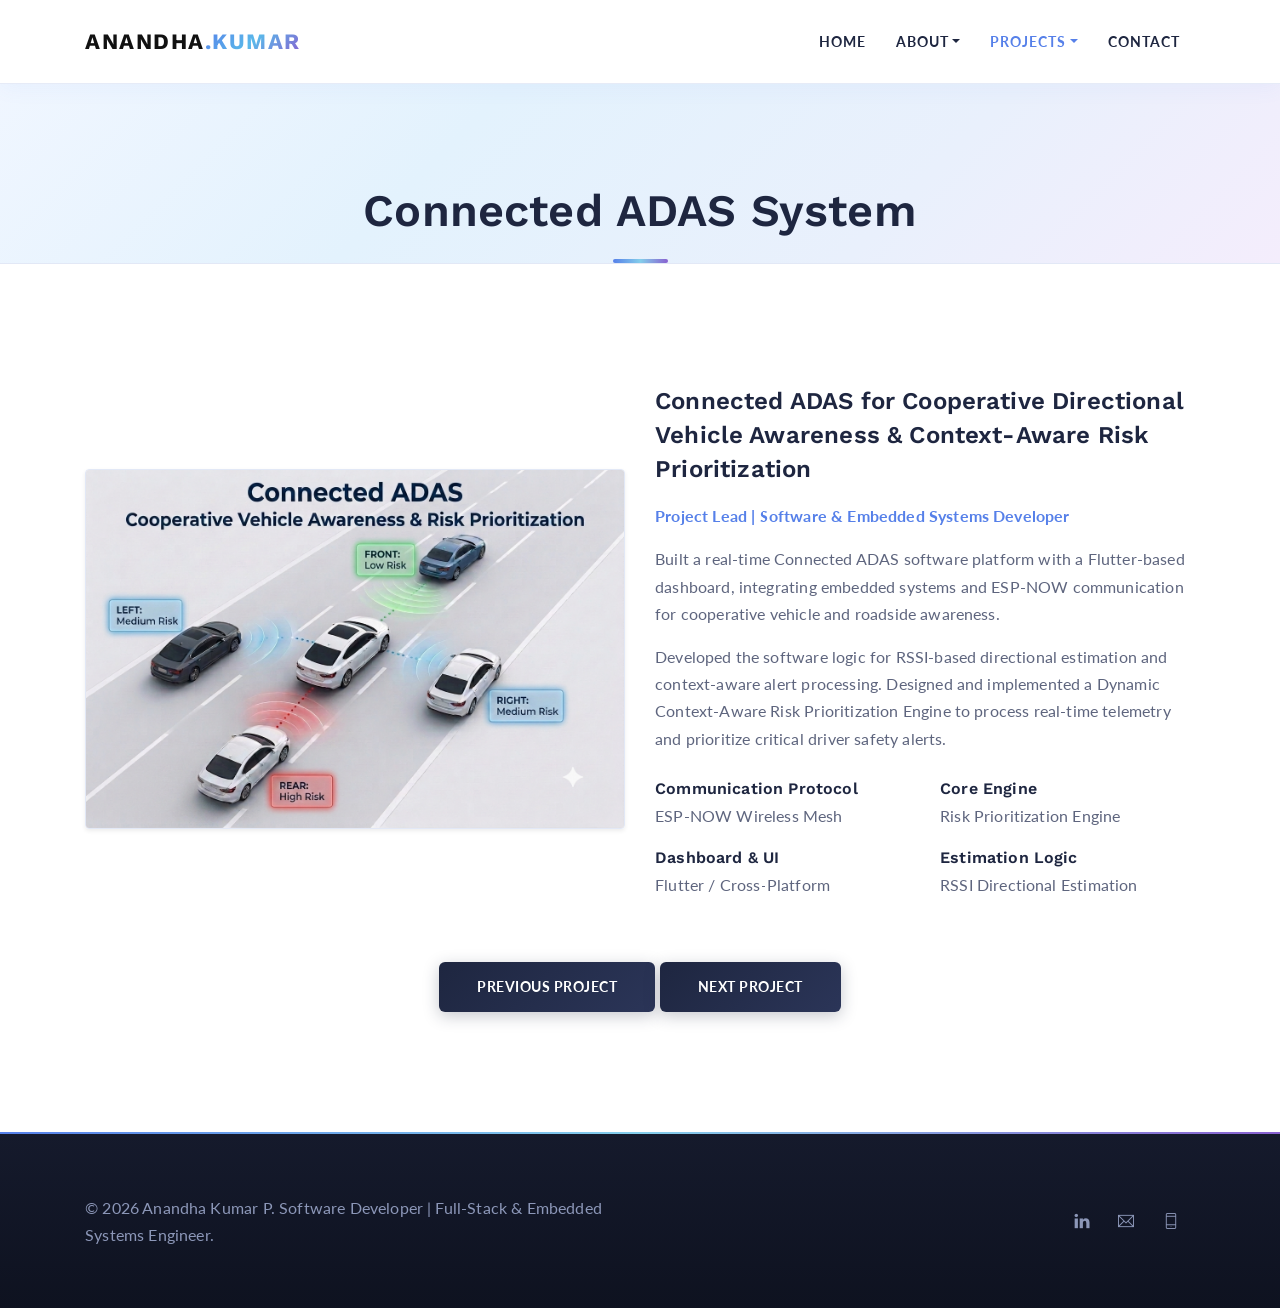
<file: portfolio-single2.html>
<!DOCTYPE html>
<html lang="en">

<head>
  <meta charset="utf-8">
  <title>Connected ADAS - Anandha Kumar P | Full-Stack &amp; Embedded Systems Engineer</title>

  <!-- mobile responsive meta -->
<meta name="viewport" content="width=device-width, initial-scale=1, shrink-to-fit=no">
  <meta name="description" content="Connected ADAS for Cooperative Directional Vehicle Awareness and Context-Aware Risk Prioritization by Anandha Kumar P.">
  <meta name="author" content="Anandha Kumar P">
  
  <!-- theme meta -->
  <meta name="theme-name" content="thomson" />
  
  <!-- ** Plugins Needed for the Project ** -->
  <!-- Bootstrap -->
  <link rel="stylesheet" href="plugins/bootstrap/bootstrap.min.css">
  <link rel="stylesheet" href="plugins/themify/css/themify-icons.css">
  <link rel="stylesheet" href="plugins/counto/animate.css">
  <link rel="stylesheet" href="plugins/aos/aos.css">
  <link rel="stylesheet" href="plugins/owl-carousel/owl.carousel.min.css">
  <link rel="stylesheet" href="plugins/owl-carousel/owl.theme.default.min.css">
  <link rel="stylesheet" href="plugins/magnific-popup/magnific-popup.css">
  <link rel="stylesheet" href="plugins/animated-text/animated-text.css">

  <!-- Main Stylesheet -->
  <link href="css/style.css" rel="stylesheet">

</head>

<body>
  

<!-- Header Start --> 

<nav class="navbar navbar-expand-lg main-nav" id="navbar">
	<div class="container">
	  <a class="navbar-brand font-weight-bold text-uppercase" href="index.html" style="font-family:'Work Sans', sans-serif; font-size:22px; letter-spacing:1.5px; color:#111;">
	  	ANANDHA<span class="text-gradient">.KUMAR</span>
	  </a>

	  <button class="navbar-toggler collapsed" type="button" data-toggle="collapse" data-target="#navbarsExample09" aria-controls="navbarsExample09" aria-expanded="false" aria-label="Toggle navigation">
		<span class="ti-align-justify"></span>
	  </button>
  
		  <div class="collapse navbar-collapse" id="navbarsExample09">
			<ul class="navbar-nav ml-auto">
			  <li class="nav-item"><a class="nav-link" href="index.html">Home</a></li>

			  <li class="nav-item dropdown">
					<a class="nav-link dropdown-toggle" href="#" id="dropdown01" data-toggle="dropdown" aria-haspopup="true" aria-expanded="false">About</a>
					<ul class="dropdown-menu" aria-labelledby="dropdown01">
						<li><a class="dropdown-item" href="about.html">About Me</a></li>
						<li><a class="dropdown-item" href="about-us.html">Education &amp; Experience</a></li>
					</ul>
			  </li>

			  <li class="nav-item dropdown active">
					<a class="nav-link dropdown-toggle" href="#" id="dropdown02" data-toggle="dropdown" aria-haspopup="true" aria-expanded="false">Projects</a>
					<ul class="dropdown-menu" aria-labelledby="dropdown02">
						<li><a class="dropdown-item" href="portfolio-1.html">All Projects</a></li>
						<li><a class="dropdown-item" href="portfolio-single.html">AgriEye - AI Crop Platform</a></li>
						<li><a class="dropdown-item" href="portfolio-single2.html">Connected ADAS System</a></li>
						<li><a class="dropdown-item" href="portfolio-single3.html">Adaptive High-Beam System</a></li>
						<li><a class="dropdown-item" href="portfolio-single4.html">FixIt Now Marketplace</a></li>
					</ul>
			  </li>
			   <li class="nav-item"><a class="nav-link" href="contact.html">Contact</a></li>
			</ul>
		</div>
	</div>
</nav>

<!-- Header Close --> 


<section class="page-title section pb-0">
  <div class="container">
    <div class="row">
      <div class="col-lg-12">
        <div class="text-center">
          <h1 class="text-capitalize mb-0 text-lg">Connected ADAS System</h1>
        </div>
      </div>
    </div>
  </div>
</section>


<section class="section portfolio-single">
	<div class="container">
		<div class="row align-items-center">
			<div class="col-lg-6">
				<img src="images/Adas.png" alt="Connected ADAS for Cooperative Directional Vehicle Awareness and Context-Aware Risk Prioritization" class="img-fluid w-100 shadow-sm rounded">
			</div>

			<div class="col-lg-6">
				<div class="project-info">
					<h3 class="mb-3">Connected ADAS for Cooperative Directional Vehicle Awareness &amp; Context-Aware Risk Prioritization</h3>
					<p class="text-color font-weight-bold mb-3">Project Lead | Software &amp; Embedded Systems Developer</p>
					
					<p>Built a real-time Connected ADAS software platform with a Flutter-based dashboard, integrating embedded systems and ESP-NOW communication for cooperative vehicle and roadside awareness.</p>

					<p>Developed the software logic for RSSI-based directional estimation and context-aware alert processing. Designed and implemented a Dynamic Context-Aware Risk Prioritization Engine to process real-time telemetry and prioritize critical driver safety alerts.</p>

					<div class="row mt-4">
						<div class="col-lg-6">
							<div class="info">
								<h5 class="mb-0">Communication Protocol</h5>
								<p>ESP-NOW Wireless Mesh</p>
							</div>

							<div class="info">
								<h5 class="mb-0">Dashboard &amp; UI</h5>
								<p>Flutter / Cross-Platform</p>
							</div>
						</div>

						<div class="col-lg-6">
							<div class="info">
								<h5 class="mb-0">Core Engine</h5>
								<p>Risk Prioritization Engine</p>
							</div>
							<div class="info">
								<h5 class="mb-0">Estimation Logic</h5>
								<p>RSSI Directional Estimation</p>
							</div>
						</div>
					</div>
				</div>
			</div>
		</div>
		<div class="row mt-5 justify-content-center">
			<div class="col-lg-6 text-center">
				<a href="portfolio-single.html" class="btn btn-dark">Previous Project</a>
				<a href="portfolio-single3.html" class="btn btn-dark">Next Project</a>
			</div>
		</div>
	</div>
</section>


<section class="footer">
	<div class="container">
		<div class="row align-items-center">
			<div class="col-lg-6">
				<p class="mb-0">© 2026 Anandha Kumar P. Software Developer | Full-Stack &amp; Embedded Systems Engineer.</p>
			</div>
			<div class="col-lg-6">
				<div class="widget footer-widget text-lg-right mt-4 mt-lg-0">
					<ul class="list-inline mb-0">
						<li class="list-inline-item" title="LinkedIn"><a href="https://www.linkedin.com/in/anandha-kumar-p-1489b237b" target="_blank" rel="noopener noreferrer"><i class="ti-linkedin mr-3"></i></a></li>
						<li class="list-inline-item" title="Email"><a href="mailto:anand37449a@gmail.com"><i class="ti-email mr-3"></i></a></li>
						<li class="list-inline-item" title="Phone"><a href="tel:+919600138618"><i class="ti-mobile mr-3"></i></a></li>
					</ul>
				</div>
			</div>
		</div>
	</div>
</section>
<!-- jQuery -->
<script src="plugins/jQuery/jquery.min.js"></script>
<!-- Bootstrap JS -->
<script src="plugins/bootstrap/bootstrap.min.js"></script>
<script src="plugins/aos/aos.js"></script>
<script src="plugins/owl-carousel/owl.carousel.min.js"></script>
<script src="plugins/shuffle/shuffle.min.js"></script>
<script src="plugins/magnific-popup/jquery.magnific-popup.min.js"></script>
<script src="plugins/animated-text/animated-text.js"></script>
<script src="plugins/counto/apear.js"></script>
<script src="plugins/counto/counTo.js"></script>
<!-- Main Script -->
<script src="js/script.js"></script>

</html>
</file>
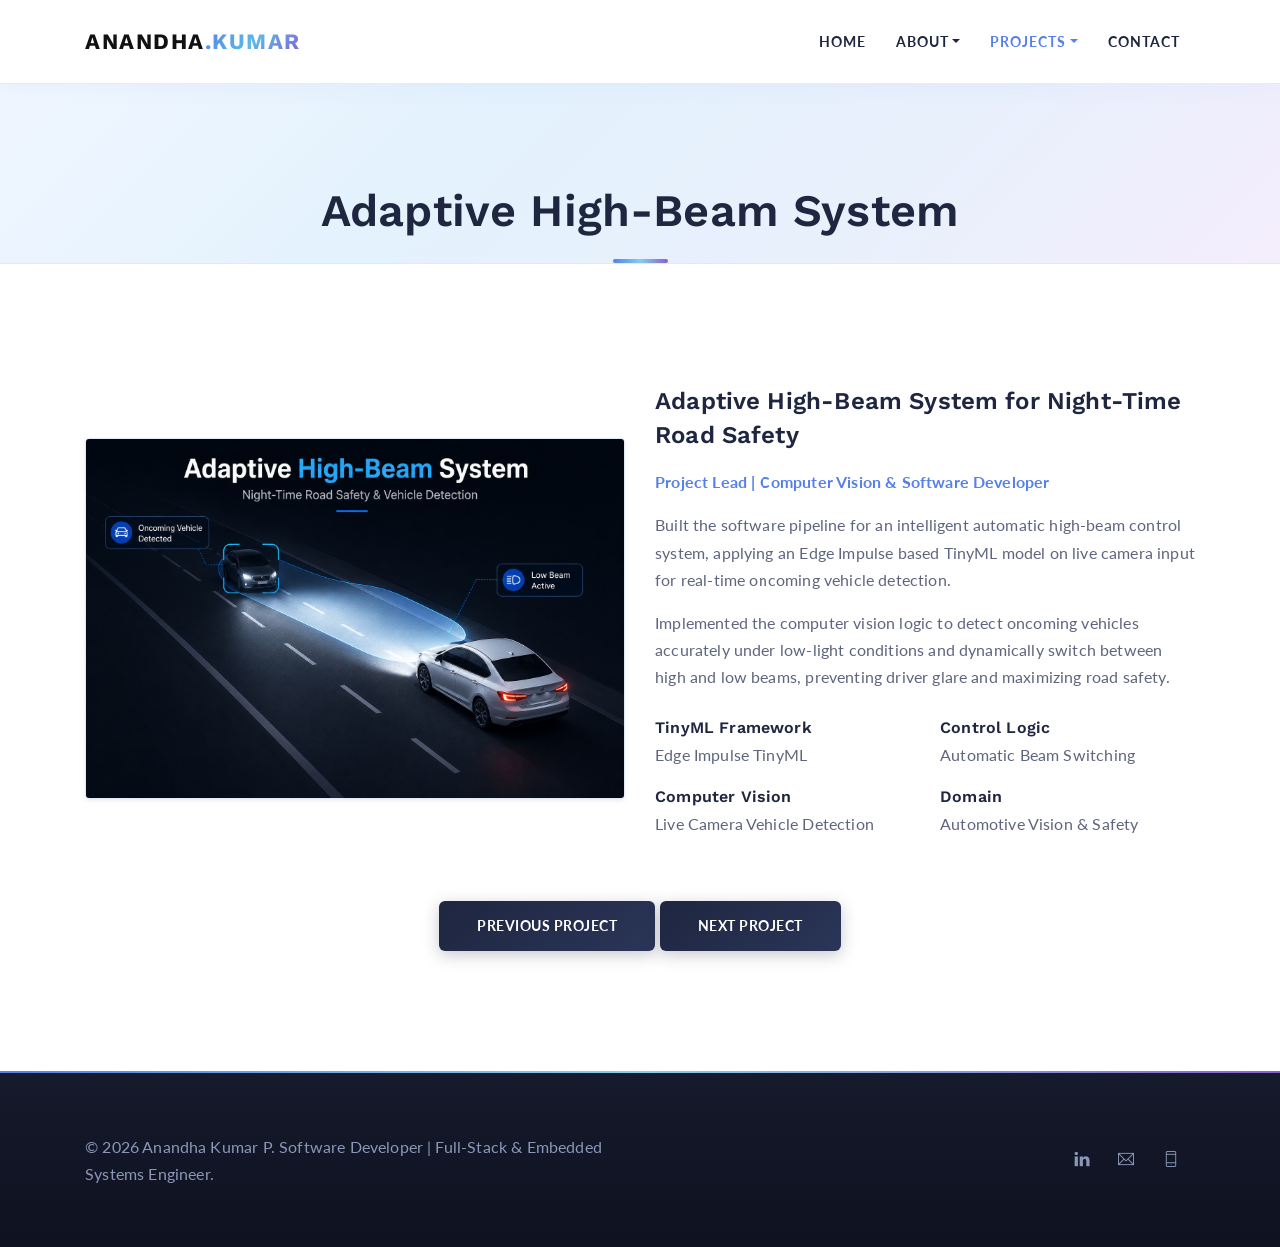
<file: portfolio-single3.html>
<!DOCTYPE html>
<html lang="en">

<head>
  <meta charset="utf-8">
  <title>Adaptive High-Beam - Anandha Kumar P | Full-Stack &amp; Embedded Systems Engineer</title>

  <!-- mobile responsive meta -->
<meta name="viewport" content="width=device-width, initial-scale=1, shrink-to-fit=no">
  <meta name="description" content="Adaptive High-Beam System for Night-Time Road Safety by Anandha Kumar P. Edge Impulse TinyML and Computer Vision.">
  <meta name="author" content="Anandha Kumar P">
  
  <!-- theme meta -->
  <meta name="theme-name" content="thomson" />
  
  <!-- ** Plugins Needed for the Project ** -->
  <!-- Bootstrap -->
  <link rel="stylesheet" href="plugins/bootstrap/bootstrap.min.css">
  <link rel="stylesheet" href="plugins/themify/css/themify-icons.css">
  <link rel="stylesheet" href="plugins/counto/animate.css">
  <link rel="stylesheet" href="plugins/aos/aos.css">
  <link rel="stylesheet" href="plugins/owl-carousel/owl.carousel.min.css">
  <link rel="stylesheet" href="plugins/owl-carousel/owl.theme.default.min.css">
  <link rel="stylesheet" href="plugins/magnific-popup/magnific-popup.css">
  <link rel="stylesheet" href="plugins/animated-text/animated-text.css">

  <!-- Main Stylesheet -->
  <link href="css/style.css" rel="stylesheet">

</head>

<body>
  

<!-- Header Start --> 

<nav class="navbar navbar-expand-lg main-nav" id="navbar">
	<div class="container">
	  <a class="navbar-brand font-weight-bold text-uppercase" href="index.html" style="font-family:'Work Sans', sans-serif; font-size:22px; letter-spacing:1.5px; color:#111;">
	  	ANANDHA<span class="text-gradient">.KUMAR</span>
	  </a>

	  <button class="navbar-toggler collapsed" type="button" data-toggle="collapse" data-target="#navbarsExample09" aria-controls="navbarsExample09" aria-expanded="false" aria-label="Toggle navigation">
		<span class="ti-align-justify"></span>
	  </button>
  
		  <div class="collapse navbar-collapse" id="navbarsExample09">
			<ul class="navbar-nav ml-auto">
			  <li class="nav-item"><a class="nav-link" href="index.html">Home</a></li>

			  <li class="nav-item dropdown">
					<a class="nav-link dropdown-toggle" href="#" id="dropdown01" data-toggle="dropdown" aria-haspopup="true" aria-expanded="false">About</a>
					<ul class="dropdown-menu" aria-labelledby="dropdown01">
						<li><a class="dropdown-item" href="about.html">About Me</a></li>
						<li><a class="dropdown-item" href="about-us.html">Education &amp; Experience</a></li>
					</ul>
			  </li>

			  <li class="nav-item dropdown active">
					<a class="nav-link dropdown-toggle" href="#" id="dropdown02" data-toggle="dropdown" aria-haspopup="true" aria-expanded="false">Projects</a>
					<ul class="dropdown-menu" aria-labelledby="dropdown02">
						<li><a class="dropdown-item" href="portfolio-1.html">All Projects</a></li>
						<li><a class="dropdown-item" href="portfolio-single.html">AgriEye - AI Crop Platform</a></li>
						<li><a class="dropdown-item" href="portfolio-single2.html">Connected ADAS System</a></li>
						<li><a class="dropdown-item" href="portfolio-single3.html">Adaptive High-Beam System</a></li>
						<li><a class="dropdown-item" href="portfolio-single4.html">FixIt Now Marketplace</a></li>
					</ul>
			  </li>
			   <li class="nav-item"><a class="nav-link" href="contact.html">Contact</a></li>
			</ul>
		</div>
	</div>
</nav>

<!-- Header Close --> 


<section class="page-title section pb-0">
  <div class="container">
    <div class="row">
      <div class="col-lg-12">
        <div class="text-center">
          <h1 class="text-capitalize mb-0 text-lg">Adaptive High-Beam System</h1>
        </div>
      </div>
    </div>
  </div>
</section>


<section class="section portfolio-single">
	<div class="container">
		<div class="row align-items-center">
			<div class="col-lg-6">
				<img src="images/headlight.png" alt="Adaptive High-Beam System for Night-Time Road Safety" class="img-fluid w-100 shadow-sm rounded">
			</div>

			<div class="col-lg-6">
				<div class="project-info">
					<h3 class="mb-3">Adaptive High-Beam System for Night-Time Road Safety</h3>
					<p class="text-color font-weight-bold mb-3">Project Lead | Computer Vision &amp; Software Developer</p>
					
					<p>Built the software pipeline for an intelligent automatic high-beam control system, applying an Edge Impulse based TinyML model on live camera input for real-time oncoming vehicle detection.</p>

					<p>Implemented the computer vision logic to detect oncoming vehicles accurately under low-light conditions and dynamically switch between high and low beams, preventing driver glare and maximizing road safety.</p>

					<div class="row mt-4">
						<div class="col-lg-6">
							<div class="info">
								<h5 class="mb-0">TinyML Framework</h5>
								<p>Edge Impulse TinyML</p>
							</div>

							<div class="info">
								<h5 class="mb-0">Computer Vision</h5>
								<p>Live Camera Vehicle Detection</p>
							</div>
						</div>

						<div class="col-lg-6">
							<div class="info">
								<h5 class="mb-0">Control Logic</h5>
								<p>Automatic Beam Switching</p>
							</div>
							<div class="info">
								<h5 class="mb-0">Domain</h5>
								<p>Automotive Vision &amp; Safety</p>
							</div>
						</div>
					</div>
				</div>
			</div>
		</div>
		<div class="row mt-5 justify-content-center">
			<div class="col-lg-6 text-center">
				<a href="portfolio-single2.html" class="btn btn-dark">Previous Project</a>
				<a href="portfolio-single4.html" class="btn btn-dark">Next Project</a>
			</div>
		</div>
	</div>
</section>


<section class="footer">
	<div class="container">
		<div class="row align-items-center">
			<div class="col-lg-6">
				<p class="mb-0">© 2026 Anandha Kumar P. Software Developer | Full-Stack &amp; Embedded Systems Engineer.</p>
			</div>
			<div class="col-lg-6">
				<div class="widget footer-widget text-lg-right mt-4 mt-lg-0">
					<ul class="list-inline mb-0">
						<li class="list-inline-item" title="LinkedIn"><a href="https://www.linkedin.com/in/anandha-kumar-p-1489b237b" target="_blank" rel="noopener noreferrer"><i class="ti-linkedin mr-3"></i></a></li>
						<li class="list-inline-item" title="Email"><a href="mailto:anand37449a@gmail.com"><i class="ti-email mr-3"></i></a></li>
						<li class="list-inline-item" title="Phone"><a href="tel:+919600138618"><i class="ti-mobile mr-3"></i></a></li>
					</ul>
				</div>
			</div>
		</div>
	</div>
</section>
<!-- jQuery -->
<script src="plugins/jQuery/jquery.min.js"></script>
<!-- Bootstrap JS -->
<script src="plugins/bootstrap/bootstrap.min.js"></script>
<script src="plugins/aos/aos.js"></script>
<script src="plugins/owl-carousel/owl.carousel.min.js"></script>
<script src="plugins/shuffle/shuffle.min.js"></script>
<script src="plugins/magnific-popup/jquery.magnific-popup.min.js"></script>
<script src="plugins/animated-text/animated-text.js"></script>
<script src="plugins/counto/apear.js"></script>
<script src="plugins/counto/counTo.js"></script>
<!-- Main Script -->
<script src="js/script.js"></script>

</html>
</file>
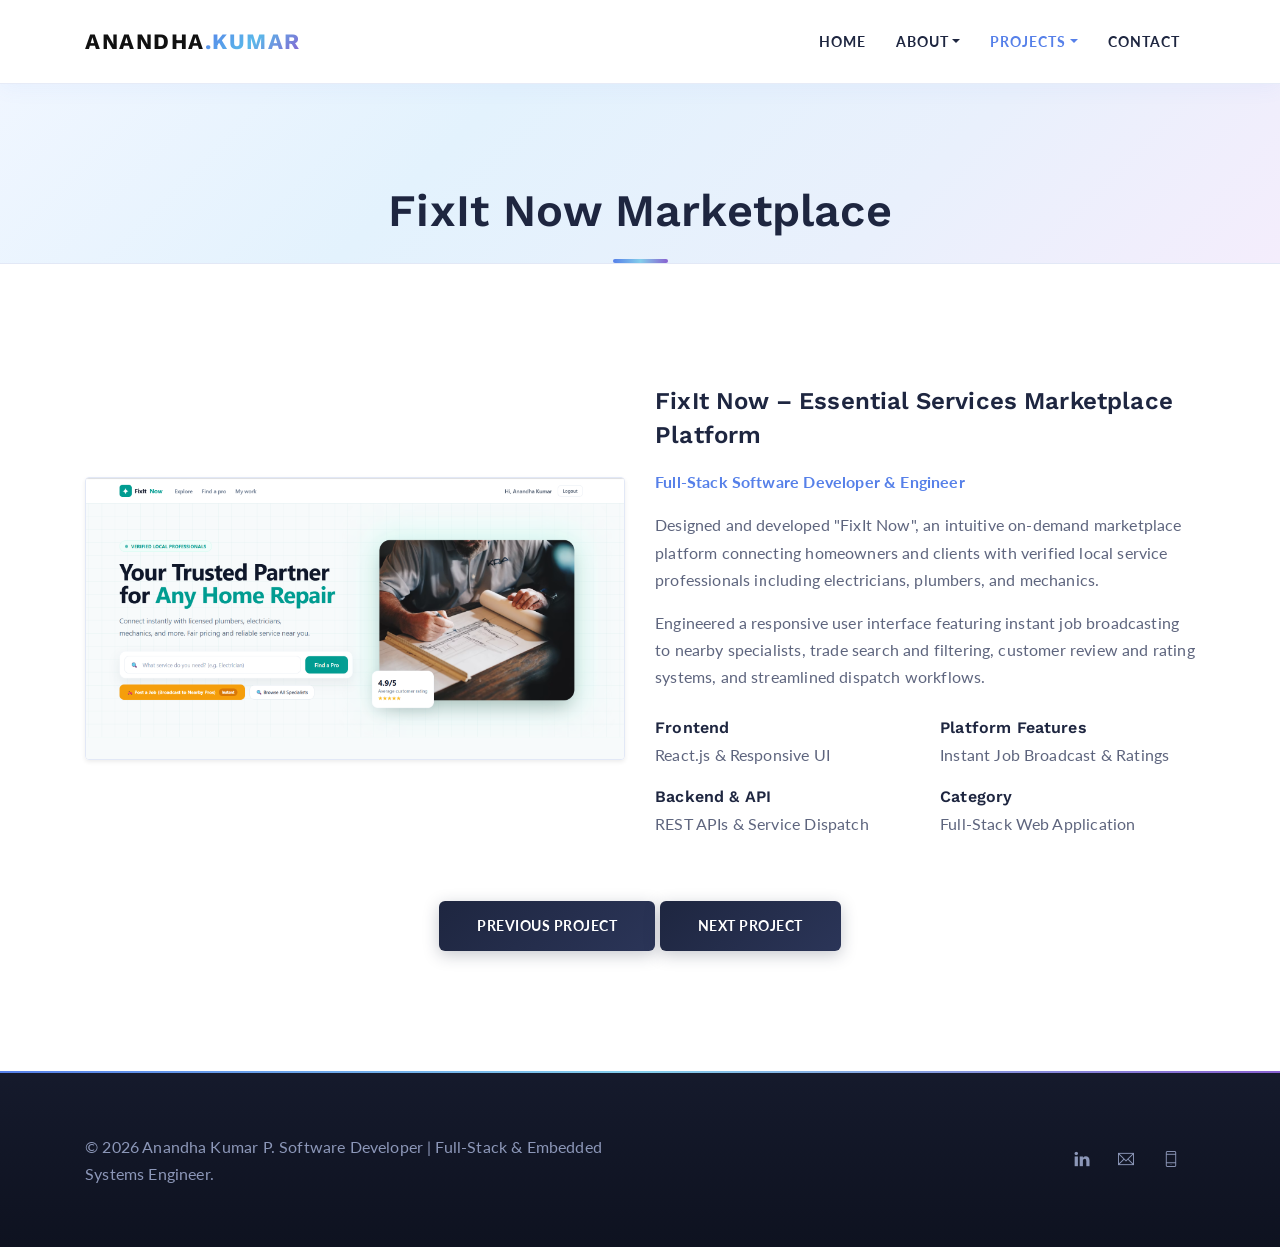
<file: portfolio-single4.html>
<!DOCTYPE html>
<html lang="en">

<head>
  <meta charset="utf-8">
  <title>FixIt Now Marketplace - Anandha Kumar P | Full-Stack &amp; Embedded Systems Engineer</title>

  <!-- mobile responsive meta -->
<meta name="viewport" content="width=device-width, initial-scale=1, shrink-to-fit=no">
  <meta name="description" content="FixIt Now - Essential Services Marketplace Platform by Anandha Kumar P. Full-Stack Web Development, React, and REST APIs.">
  <meta name="author" content="Anandha Kumar P">
  
  <!-- theme meta -->
  <meta name="theme-name" content="thomson" />
  
  <!-- ** Plugins Needed for the Project ** -->
  <!-- Bootstrap -->
  <link rel="stylesheet" href="plugins/bootstrap/bootstrap.min.css">
  <link rel="stylesheet" href="plugins/themify/css/themify-icons.css">
  <link rel="stylesheet" href="plugins/counto/animate.css">
  <link rel="stylesheet" href="plugins/aos/aos.css">
  <link rel="stylesheet" href="plugins/owl-carousel/owl.carousel.min.css">
  <link rel="stylesheet" href="plugins/owl-carousel/owl.theme.default.min.css">
  <link rel="stylesheet" href="plugins/magnific-popup/magnific-popup.css">
  <link rel="stylesheet" href="plugins/animated-text/animated-text.css">

  <!-- Main Stylesheet -->
  <link href="css/style.css" rel="stylesheet">

</head>

<body>
  

<!-- Header Start --> 

<nav class="navbar navbar-expand-lg main-nav" id="navbar">
	<div class="container">
	  <a class="navbar-brand font-weight-bold text-uppercase" href="index.html" style="font-family:'Work Sans', sans-serif; font-size:22px; letter-spacing:1.5px; color:#111;">
	  	ANANDHA<span class="text-gradient">.KUMAR</span>
	  </a>

	  <button class="navbar-toggler collapsed" type="button" data-toggle="collapse" data-target="#navbarsExample09" aria-controls="navbarsExample09" aria-expanded="false" aria-label="Toggle navigation">
		<span class="ti-align-justify"></span>
	  </button>
  
		  <div class="collapse navbar-collapse" id="navbarsExample09">
			<ul class="navbar-nav ml-auto">
			  <li class="nav-item"><a class="nav-link" href="index.html">Home</a></li>

			  <li class="nav-item dropdown">
					<a class="nav-link dropdown-toggle" href="#" id="dropdown01" data-toggle="dropdown" aria-haspopup="true" aria-expanded="false">About</a>
					<ul class="dropdown-menu" aria-labelledby="dropdown01">
						<li><a class="dropdown-item" href="about.html">About Me</a></li>
						<li><a class="dropdown-item" href="about-us.html">Education &amp; Experience</a></li>
					</ul>
			  </li>

			  <li class="nav-item dropdown active">
					<a class="nav-link dropdown-toggle" href="#" id="dropdown02" data-toggle="dropdown" aria-haspopup="true" aria-expanded="false">Projects</a>
					<ul class="dropdown-menu" aria-labelledby="dropdown02">
						<li><a class="dropdown-item" href="portfolio-1.html">All Projects</a></li>
						<li><a class="dropdown-item" href="portfolio-single.html">AgriEye - AI Crop Platform</a></li>
						<li><a class="dropdown-item" href="portfolio-single2.html">Connected ADAS System</a></li>
						<li><a class="dropdown-item" href="portfolio-single3.html">Adaptive High-Beam System</a></li>
						<li><a class="dropdown-item" href="portfolio-single4.html">FixIt Now Marketplace</a></li>
					</ul>
			  </li>
			   <li class="nav-item"><a class="nav-link" href="contact.html">Contact</a></li>
			</ul>
		</div>
	</div>
</nav>

<!-- Header Close --> 


<section class="page-title section pb-0">
  <div class="container">
    <div class="row">
      <div class="col-lg-12">
        <div class="text-center">
          <h1 class="text-capitalize mb-0 text-lg">FixIt Now Marketplace</h1>
        </div>
      </div>
    </div>
  </div>
</section>


<section class="section portfolio-single">
	<div class="container">
		<div class="row align-items-center">
			<div class="col-lg-6">
				<img src="images/Essentailmarket.png" alt="FixIt Now - Essential Services Marketplace" class="img-fluid w-100 shadow-sm rounded">
			</div>

			<div class="col-lg-6">
				<div class="project-info">
					<h3 class="mb-3">FixIt Now – Essential Services Marketplace Platform</h3>
					<p class="text-color font-weight-bold mb-3">Full-Stack Software Developer &amp; Engineer</p>
					
					<p>Designed and developed "FixIt Now", an intuitive on-demand marketplace platform connecting homeowners and clients with verified local service professionals including electricians, plumbers, and mechanics.</p>

					<p>Engineered a responsive user interface featuring instant job broadcasting to nearby specialists, trade search and filtering, customer review and rating systems, and streamlined dispatch workflows.</p>

					<div class="row mt-4">
						<div class="col-lg-6">
							<div class="info">
								<h5 class="mb-0">Frontend</h5>
								<p>React.js &amp; Responsive UI</p>
							</div>

							<div class="info">
								<h5 class="mb-0">Backend &amp; API</h5>
								<p>REST APIs &amp; Service Dispatch</p>
							</div>
						</div>

						<div class="col-lg-6">
							<div class="info">
								<h5 class="mb-0">Platform Features</h5>
								<p>Instant Job Broadcast &amp; Ratings</p>
							</div>
							<div class="info">
								<h5 class="mb-0">Category</h5>
								<p>Full-Stack Web Application</p>
							</div>
						</div>
					</div>
				</div>
			</div>
		</div>
		<div class="row mt-5 justify-content-center">
			<div class="col-lg-6 text-center">
				<a href="portfolio-single3.html" class="btn btn-dark">Previous Project</a>
				<a href="portfolio-single.html" class="btn btn-dark">Next Project</a>
			</div>
		</div>
	</div>
</section>


<section class="footer">
	<div class="container">
		<div class="row align-items-center">
			<div class="col-lg-6">
				<p class="mb-0">© 2026 Anandha Kumar P. Software Developer | Full-Stack &amp; Embedded Systems Engineer.</p>
			</div>
			<div class="col-lg-6">
				<div class="widget footer-widget text-lg-right mt-4 mt-lg-0">
					<ul class="list-inline mb-0">
						<li class="list-inline-item" title="LinkedIn"><a href="https://www.linkedin.com/in/anandha-kumar-p-1489b237b" target="_blank" rel="noopener noreferrer"><i class="ti-linkedin mr-3"></i></a></li>
						<li class="list-inline-item" title="Email"><a href="mailto:anand37449a@gmail.com"><i class="ti-email mr-3"></i></a></li>
						<li class="list-inline-item" title="Phone"><a href="tel:+919600138618"><i class="ti-mobile mr-3"></i></a></li>
					</ul>
				</div>
			</div>
		</div>
	</div>
</section>
<!-- jQuery -->
<script src="plugins/jQuery/jquery.min.js"></script>
<!-- Bootstrap JS -->
<script src="plugins/bootstrap/bootstrap.min.js"></script>
<script src="plugins/aos/aos.js"></script>
<script src="plugins/owl-carousel/owl.carousel.min.js"></script>
<script src="plugins/shuffle/shuffle.min.js"></script>
<script src="plugins/magnific-popup/jquery.magnific-popup.min.js"></script>
<script src="plugins/animated-text/animated-text.js"></script>
<script src="plugins/counto/apear.js"></script>
<script src="plugins/counto/counTo.js"></script>
<!-- Main Script -->
<script src="js/script.js"></script>

</html>
</file>
<file: plugins/themify/css/themify-icons.css>
@font-face {
	font-family: 'themify';
	src:url('../fonts/themify.eot');
	src:url('../fonts/themify.eot?#iefix') format('embedded-opentype'),
		url('../fonts/themify.woff') format('woff'),
		url('../fonts/themify.ttf') format('truetype'),
		url('../fonts/themify.svg') format('svg');
	font-weight: normal;
	font-style: normal;
}

[class^="ti-"], [class*=" ti-"] {
	font-family: 'themify';
	speak: none;
	font-style: normal;
	font-weight: normal;
	font-variant: normal;
	text-transform: none;
	line-height: 1;

	/* Better Font Rendering =========== */
	-webkit-font-smoothing: antialiased;
	-moz-osx-font-smoothing: grayscale;
}

.ti-wand:before {
	content: "\e600";
}
.ti-volume:before {
	content: "\e601";
}
.ti-user:before {
	content: "\e602";
}
.ti-unlock:before {
	content: "\e603";
}
.ti-unlink:before {
	content: "\e604";
}
.ti-trash:before {
	content: "\e605";
}
.ti-thought:before {
	content: "\e606";
}
.ti-target:before {
	content: "\e607";
}
.ti-tag:before {
	content: "\e608";
}
.ti-tablet:before {
	content: "\e609";
}
.ti-star:before {
	content: "\e60a";
}
.ti-spray:before {
	content: "\e60b";
}
.ti-signal:before {
	content: "\e60c";
}
.ti-shopping-cart:before {
	content: "\e60d";
}
.ti-shopping-cart-full:before {
	content: "\e60e";
}
.ti-settings:before {
	content: "\e60f";
}
.ti-search:before {
	content: "\e610";
}
.ti-zoom-in:before {
	content: "\e611";
}
.ti-zoom-out:before {
	content: "\e612";
}
.ti-cut:before {
	content: "\e613";
}
.ti-ruler:before {
	content: "\e614";
}
.ti-ruler-pencil:before {
	content: "\e615";
}
.ti-ruler-alt:before {
	content: "\e616";
}
.ti-bookmark:before {
	content: "\e617";
}
.ti-bookmark-alt:before {
	content: "\e618";
}
.ti-reload:before {
	content: "\e619";
}
.ti-plus:before {
	content: "\e61a";
}
.ti-pin:before {
	content: "\e61b";
}
.ti-pencil:before {
	content: "\e61c";
}
.ti-pencil-alt:before {
	content: "\e61d";
}
.ti-paint-roller:before {
	content: "\e61e";
}
.ti-paint-bucket:before {
	content: "\e61f";
}
.ti-na:before {
	content: "\e620";
}
.ti-mobile:before {
	content: "\e621";
}
.ti-minus:before {
	content: "\e622";
}
.ti-medall:before {
	content: "\e623";
}
.ti-medall-alt:before {
	content: "\e624";
}
.ti-marker:before {
	content: "\e625";
}
.ti-marker-alt:before {
	content: "\e626";
}
.ti-arrow-up:before {
	content: "\e627";
}
.ti-arrow-right:before {
	content: "\e628";
}
.ti-arrow-left:before {
	content: "\e629";
}
.ti-arrow-down:before {
	content: "\e62a";
}
.ti-lock:before {
	content: "\e62b";
}
.ti-location-arrow:before {
	content: "\e62c";
}
.ti-link:before {
	content: "\e62d";
}
.ti-layout:before {
	content: "\e62e";
}
.ti-layers:before {
	content: "\e62f";
}
.ti-layers-alt:before {
	content: "\e630";
}
.ti-key:before {
	content: "\e631";
}
.ti-import:before {
	content: "\e632";
}
.ti-image:before {
	content: "\e633";
}
.ti-heart:before {
	content: "\e634";
}
.ti-heart-broken:before {
	content: "\e635";
}
.ti-hand-stop:before {
	content: "\e636";
}
.ti-hand-open:before {
	content: "\e637";
}
.ti-hand-drag:before {
	content: "\e638";
}
.ti-folder:before {
	content: "\e639";
}
.ti-flag:before {
	content: "\e63a";
}
.ti-flag-alt:before {
	content: "\e63b";
}
.ti-flag-alt-2:before {
	content: "\e63c";
}
.ti-eye:before {
	content: "\e63d";
}
.ti-export:before {
	content: "\e63e";
}
.ti-exchange-vertical:before {
	content: "\e63f";
}
.ti-desktop:before {
	content: "\e640";
}
.ti-cup:before {
	content: "\e641";
}
.ti-crown:before {
	content: "\e642";
}
.ti-comments:before {
	content: "\e643";
}
.ti-comment:before {
	content: "\e644";
}
.ti-comment-alt:before {
	content: "\e645";
}
.ti-close:before {
	content: "\e646";
}
.ti-clip:before {
	content: "\e647";
}
.ti-angle-up:before {
	content: "\e648";
}
.ti-angle-right:before {
	content: "\e649";
}
.ti-angle-left:before {
	content: "\e64a";
}
.ti-angle-down:before {
	content: "\e64b";
}
.ti-check:before {
	content: "\e64c";
}
.ti-check-box:before {
	content: "\e64d";
}
.ti-camera:before {
	content: "\e64e";
}
.ti-announcement:before {
	content: "\e64f";
}
.ti-brush:before {
	content: "\e650";
}
.ti-briefcase:before {
	content: "\e651";
}
.ti-bolt:before {
	content: "\e652";
}
.ti-bolt-alt:before {
	content: "\e653";
}
.ti-blackboard:before {
	content: "\e654";
}
.ti-bag:before {
	content: "\e655";
}
.ti-move:before {
	content: "\e656";
}
.ti-arrows-vertical:before {
	content: "\e657";
}
.ti-arrows-horizontal:before {
	content: "\e658";
}
.ti-fullscreen:before {
	content: "\e659";
}
.ti-arrow-top-right:before {
	content: "\e65a";
}
.ti-arrow-top-left:before {
	content: "\e65b";
}
.ti-arrow-circle-up:before {
	content: "\e65c";
}
.ti-arrow-circle-right:before {
	content: "\e65d";
}
.ti-arrow-circle-left:before {
	content: "\e65e";
}
.ti-arrow-circle-down:before {
	content: "\e65f";
}
.ti-angle-double-up:before {
	content: "\e660";
}
.ti-angle-double-right:before {
	content: "\e661";
}
.ti-angle-double-left:before {
	content: "\e662";
}
.ti-angle-double-down:before {
	content: "\e663";
}
.ti-zip:before {
	content: "\e664";
}
.ti-world:before {
	content: "\e665";
}
.ti-wheelchair:before {
	content: "\e666";
}
.ti-view-list:before {
	content: "\e667";
}
.ti-view-list-alt:before {
	content: "\e668";
}
.ti-view-grid:before {
	content: "\e669";
}
.ti-uppercase:before {
	content: "\e66a";
}
.ti-upload:before {
	content: "\e66b";
}
.ti-underline:before {
	content: "\e66c";
}
.ti-truck:before {
	content: "\e66d";
}
.ti-timer:before {
	content: "\e66e";
}
.ti-ticket:before {
	content: "\e66f";
}
.ti-thumb-up:before {
	content: "\e670";
}
.ti-thumb-down:before {
	content: "\e671";
}
.ti-text:before {
	content: "\e672";
}
.ti-stats-up:before {
	content: "\e673";
}
.ti-stats-down:before {
	content: "\e674";
}
.ti-split-v:before {
	content: "\e675";
}
.ti-split-h:before {
	content: "\e676";
}
.ti-smallcap:before {
	content: "\e677";
}
.ti-shine:before {
	content: "\e678";
}
.ti-shift-right:before {
	content: "\e679";
}
.ti-shift-left:before {
	content: "\e67a";
}
.ti-shield:before {
	content: "\e67b";
}
.ti-notepad:before {
	content: "\e67c";
}
.ti-server:before {
	content: "\e67d";
}
.ti-quote-right:before {
	content: "\e67e";
}
.ti-quote-left:before {
	content: "\e67f";
}
.ti-pulse:before {
	content: "\e680";
}
.ti-printer:before {
	content: "\e681";
}
.ti-power-off:before {
	content: "\e682";
}
.ti-plug:before {
	content: "\e683";
}
.ti-pie-chart:before {
	content: "\e684";
}
.ti-paragraph:before {
	content: "\e685";
}
.ti-panel:before {
	content: "\e686";
}
.ti-package:before {
	content: "\e687";
}
.ti-music:before {
	content: "\e688";
}
.ti-music-alt:before {
	content: "\e689";
}
.ti-mouse:before {
	content: "\e68a";
}
.ti-mouse-alt:before {
	content: "\e68b";
}
.ti-money:before {
	content: "\e68c";
}
.ti-microphone:before {
	content: "\e68d";
}
.ti-menu:before {
	content: "\e68e";
}
.ti-menu-alt:before {
	content: "\e68f";
}
.ti-map:before {
	content: "\e690";
}
.ti-map-alt:before {
	content: "\e691";
}
.ti-loop:before {
	content: "\e692";
}
.ti-location-pin:before {
	content: "\e693";
}
.ti-list:before {
	content: "\e694";
}
.ti-light-bulb:before {
	content: "\e695";
}
.ti-Italic:before {
	content: "\e696";
}
.ti-info:before {
	content: "\e697";
}
.ti-infinite:before {
	content: "\e698";
}
.ti-id-badge:before {
	content: "\e699";
}
.ti-hummer:before {
	content: "\e69a";
}
.ti-home:before {
	content: "\e69b";
}
.ti-help:before {
	content: "\e69c";
}
.ti-headphone:before {
	content: "\e69d";
}
.ti-harddrives:before {
	content: "\e69e";
}
.ti-harddrive:before {
	content: "\e69f";
}
.ti-gift:before {
	content: "\e6a0";
}
.ti-game:before {
	content: "\e6a1";
}
.ti-filter:before {
	content: "\e6a2";
}
.ti-files:before {
	content: "\e6a3";
}
.ti-file:before {
	content: "\e6a4";
}
.ti-eraser:before {
	content: "\e6a5";
}
.ti-envelope:before {
	content: "\e6a6";
}
.ti-download:before {
	content: "\e6a7";
}
.ti-direction:before {
	content: "\e6a8";
}
.ti-direction-alt:before {
	content: "\e6a9";
}
.ti-dashboard:before {
	content: "\e6aa";
}
.ti-control-stop:before {
	content: "\e6ab";
}
.ti-control-shuffle:before {
	content: "\e6ac";
}
.ti-control-play:before {
	content: "\e6ad";
}
.ti-control-pause:before {
	content: "\e6ae";
}
.ti-control-forward:before {
	content: "\e6af";
}
.ti-control-backward:before {
	content: "\e6b0";
}
.ti-cloud:before {
	content: "\e6b1";
}
.ti-cloud-up:before {
	content: "\e6b2";
}
.ti-cloud-down:before {
	content: "\e6b3";
}
.ti-clipboard:before {
	content: "\e6b4";
}
.ti-car:before {
	content: "\e6b5";
}
.ti-calendar:before {
	content: "\e6b6";
}
.ti-book:before {
	content: "\e6b7";
}
.ti-bell:before {
	content: "\e6b8";
}
.ti-basketball:before {
	content: "\e6b9";
}
.ti-bar-chart:before {
	content: "\e6ba";
}
.ti-bar-chart-alt:before {
	content: "\e6bb";
}
.ti-back-right:before {
	content: "\e6bc";
}
.ti-back-left:before {
	content: "\e6bd";
}
.ti-arrows-corner:before {
	content: "\e6be";
}
.ti-archive:before {
	content: "\e6bf";
}
.ti-anchor:before {
	content: "\e6c0";
}
.ti-align-right:before {
	content: "\e6c1";
}
.ti-align-left:before {
	content: "\e6c2";
}
.ti-align-justify:before {
	content: "\e6c3";
}
.ti-align-center:before {
	content: "\e6c4";
}
.ti-alert:before {
	content: "\e6c5";
}
.ti-alarm-clock:before {
	content: "\e6c6";
}
.ti-agenda:before {
	content: "\e6c7";
}
.ti-write:before {
	content: "\e6c8";
}
.ti-window:before {
	content: "\e6c9";
}
.ti-widgetized:before {
	content: "\e6ca";
}
.ti-widget:before {
	content: "\e6cb";
}
.ti-widget-alt:before {
	content: "\e6cc";
}
.ti-wallet:before {
	content: "\e6cd";
}
.ti-video-clapper:before {
	content: "\e6ce";
}
.ti-video-camera:before {
	content: "\e6cf";
}
.ti-vector:before {
	content: "\e6d0";
}
.ti-themify-logo:before {
	content: "\e6d1";
}
.ti-themify-favicon:before {
	content: "\e6d2";
}
.ti-themify-favicon-alt:before {
	content: "\e6d3";
}
.ti-support:before {
	content: "\e6d4";
}
.ti-stamp:before {
	content: "\e6d5";
}
.ti-split-v-alt:before {
	content: "\e6d6";
}
.ti-slice:before {
	content: "\e6d7";
}
.ti-shortcode:before {
	content: "\e6d8";
}
.ti-shift-right-alt:before {
	content: "\e6d9";
}
.ti-shift-left-alt:before {
	content: "\e6da";
}
.ti-ruler-alt-2:before {
	content: "\e6db";
}
.ti-receipt:before {
	content: "\e6dc";
}
.ti-pin2:before {
	content: "\e6dd";
}
.ti-pin-alt:before {
	content: "\e6de";
}
.ti-pencil-alt2:before {
	content: "\e6df";
}
.ti-palette:before {
	content: "\e6e0";
}
.ti-more:before {
	content: "\e6e1";
}
.ti-more-alt:before {
	content: "\e6e2";
}
.ti-microphone-alt:before {
	content: "\e6e3";
}
.ti-magnet:before {
	content: "\e6e4";
}
.ti-line-double:before {
	content: "\e6e5";
}
.ti-line-dotted:before {
	content: "\e6e6";
}
.ti-line-dashed:before {
	content: "\e6e7";
}
.ti-layout-width-full:before {
	content: "\e6e8";
}
.ti-layout-width-default:before {
	content: "\e6e9";
}
.ti-layout-width-default-alt:before {
	content: "\e6ea";
}
.ti-layout-tab:before {
	content: "\e6eb";
}
.ti-layout-tab-window:before {
	content: "\e6ec";
}
.ti-layout-tab-v:before {
	content: "\e6ed";
}
.ti-layout-tab-min:before {
	content: "\e6ee";
}
.ti-layout-slider:before {
	content: "\e6ef";
}
.ti-layout-slider-alt:before {
	content: "\e6f0";
}
.ti-layout-sidebar-right:before {
	content: "\e6f1";
}
.ti-layout-sidebar-none:before {
	content: "\e6f2";
}
.ti-layout-sidebar-left:before {
	content: "\e6f3";
}
.ti-layout-placeholder:before {
	content: "\e6f4";
}
.ti-layout-menu:before {
	content: "\e6f5";
}
.ti-layout-menu-v:before {
	content: "\e6f6";
}
.ti-layout-menu-separated:before {
	content: "\e6f7";
}
.ti-layout-menu-full:before {
	content: "\e6f8";
}
.ti-layout-media-right-alt:before {
	content: "\e6f9";
}
.ti-layout-media-right:before {
	content: "\e6fa";
}
.ti-layout-media-overlay:before {
	content: "\e6fb";
}
.ti-layout-media-overlay-alt:before {
	content: "\e6fc";
}
.ti-layout-media-overlay-alt-2:before {
	content: "\e6fd";
}
.ti-layout-media-left-alt:before {
	content: "\e6fe";
}
.ti-layout-media-left:before {
	content: "\e6ff";
}
.ti-layout-media-center-alt:before {
	content: "\e700";
}
.ti-layout-media-center:before {
	content: "\e701";
}
.ti-layout-list-thumb:before {
	content: "\e702";
}
.ti-layout-list-thumb-alt:before {
	content: "\e703";
}
.ti-layout-list-post:before {
	content: "\e704";
}
.ti-layout-list-large-image:before {
	content: "\e705";
}
.ti-layout-line-solid:before {
	content: "\e706";
}
.ti-layout-grid4:before {
	content: "\e707";
}
.ti-layout-grid3:before {
	content: "\e708";
}
.ti-layout-grid2:before {
	content: "\e709";
}
.ti-layout-grid2-thumb:before {
	content: "\e70a";
}
.ti-layout-cta-right:before {
	content: "\e70b";
}
.ti-layout-cta-left:before {
	content: "\e70c";
}
.ti-layout-cta-center:before {
	content: "\e70d";
}
.ti-layout-cta-btn-right:before {
	content: "\e70e";
}
.ti-layout-cta-btn-left:before {
	content: "\e70f";
}
.ti-layout-column4:before {
	content: "\e710";
}
.ti-layout-column3:before {
	content: "\e711";
}
.ti-layout-column2:before {
	content: "\e712";
}
.ti-layout-accordion-separated:before {
	content: "\e713";
}
.ti-layout-accordion-merged:before {
	content: "\e714";
}
.ti-layout-accordion-list:before {
	content: "\e715";
}
.ti-ink-pen:before {
	content: "\e716";
}
.ti-info-alt:before {
	content: "\e717";
}
.ti-help-alt:before {
	content: "\e718";
}
.ti-headphone-alt:before {
	content: "\e719";
}
.ti-hand-point-up:before {
	content: "\e71a";
}
.ti-hand-point-right:before {
	content: "\e71b";
}
.ti-hand-point-left:before {
	content: "\e71c";
}
.ti-hand-point-down:before {
	content: "\e71d";
}
.ti-gallery:before {
	content: "\e71e";
}
.ti-face-smile:before {
	content: "\e71f";
}
.ti-face-sad:before {
	content: "\e720";
}
.ti-credit-card:before {
	content: "\e721";
}
.ti-control-skip-forward:before {
	content: "\e722";
}
.ti-control-skip-backward:before {
	content: "\e723";
}
.ti-control-record:before {
	content: "\e724";
}
.ti-control-eject:before {
	content: "\e725";
}
.ti-comments-smiley:before {
	content: "\e726";
}
.ti-brush-alt:before {
	content: "\e727";
}
.ti-youtube:before {
	content: "\e728";
}
.ti-vimeo:before {
	content: "\e729";
}
.ti-twitter:before {
	content: "\e72a";
}
.ti-time:before {
	content: "\e72b";
}
.ti-tumblr:before {
	content: "\e72c";
}
.ti-skype:before {
	content: "\e72d";
}
.ti-share:before {
	content: "\e72e";
}
.ti-share-alt:before {
	content: "\e72f";
}
.ti-rocket:before {
	content: "\e730";
}
.ti-pinterest:before {
	content: "\e731";
}
.ti-new-window:before {
	content: "\e732";
}
.ti-microsoft:before {
	content: "\e733";
}
.ti-list-ol:before {
	content: "\e734";
}
.ti-linkedin:before {
	content: "\e735";
}
.ti-layout-sidebar-2:before {
	content: "\e736";
}
.ti-layout-grid4-alt:before {
	content: "\e737";
}
.ti-layout-grid3-alt:before {
	content: "\e738";
}
.ti-layout-grid2-alt:before {
	content: "\e739";
}
.ti-layout-column4-alt:before {
	content: "\e73a";
}
.ti-layout-column3-alt:before {
	content: "\e73b";
}
.ti-layout-column2-alt:before {
	content: "\e73c";
}
.ti-instagram:before {
	content: "\e73d";
}
.ti-google:before {
	content: "\e73e";
}
.ti-github:before {
	content: "\e73f";
}
.ti-flickr:before {
	content: "\e740";
}
.ti-facebook:before {
	content: "\e741";
}
.ti-dropbox:before {
	content: "\e742";
}
.ti-dribbble:before {
	content: "\e743";
}
.ti-apple:before {
	content: "\e744";
}
.ti-android:before {
	content: "\e745";
}
.ti-save:before {
	content: "\e746";
}
.ti-save-alt:before {
	content: "\e747";
}
.ti-yahoo:before {
	content: "\e748";
}
.ti-wordpress:before {
	content: "\e749";
}
.ti-vimeo-alt:before {
	content: "\e74a";
}
.ti-twitter-alt:before {
	content: "\e74b";
}
.ti-tumblr-alt:before {
	content: "\e74c";
}
.ti-trello:before {
	content: "\e74d";
}
.ti-stack-overflow:before {
	content: "\e74e";
}
.ti-soundcloud:before {
	content: "\e74f";
}
.ti-sharethis:before {
	content: "\e750";
}
.ti-sharethis-alt:before {
	content: "\e751";
}
.ti-reddit:before {
	content: "\e752";
}
.ti-pinterest-alt:before {
	content: "\e753";
}
.ti-microsoft-alt:before {
	content: "\e754";
}
.ti-linux:before {
	content: "\e755";
}
.ti-jsfiddle:before {
	content: "\e756";
}
.ti-joomla:before {
	content: "\e757";
}
.ti-html5:before {
	content: "\e758";
}
.ti-flickr-alt:before {
	content: "\e759";
}
.ti-email:before {
	content: "\e75a";
}
.ti-drupal:before {
	content: "\e75b";
}
.ti-dropbox-alt:before {
	content: "\e75c";
}
.ti-css3:before {
	content: "\e75d";
}
.ti-rss:before {
	content: "\e75e";
}
.ti-rss-alt:before {
	content: "\e75f";
}
</file>
<file: css/style.css>
/**
 * WEBSITE: #!
 * TWITTER: #!
 * FACEBOOK: #!
 * GITHUB: #!
 */

/*!------------------------------------------------------------------
[MAIN STYLESHEET]

PROJECT:	Thomson
VERSION:	1.0
COLOR PALETTE: #5680E9, #84CEEB, #5AB9EA, #C1C8E4, #8860D0
-------------------------------------------------------------------*/
/*------------------------------------------------------------------
[TABLE OF CONTENTS]
-------------------------------------------------------------------*/
@import url("https://fonts.googleapis.com/css?family=Lato:400,600,700|Work+Sans:400,700,800");

:root {
  --primary-blue: #5680E9;
  --soft-cyan: #84CEEB;
  --sky-blue: #5AB9EA;
  --lavender: #C1C8E4;
  --purple: #8860D0;
  --dark-indigo: #1e2640;
  --body-text: #5e657e;
  --light-bg: #f7f9fd;
  --card-bg: #ffffff;
  --border-color: #e2e8f6;
  --gradient-primary: linear-gradient(135deg, #5680E9 0%, #5AB9EA 50%, #8860D0 100%);
  --gradient-secondary: linear-gradient(135deg, #84CEEB 0%, #5AB9EA 50%, #5680E9 100%);
  --gradient-hero: linear-gradient(135deg, #f0f6ff 0%, #e3f2fd 35%, #e9f0fc 70%, #f4edfc 100%);
  --gradient-accent: linear-gradient(90deg, #5680E9 0%, #84CEEB 50%, #8860D0 100%);
}

html {
  overflow-x: hidden;
}

body {
  font-family: "Lato", sans-serif;
  -webkit-font-smoothing: antialiased;
  font-size: 16px;
  font-weight: 400;
  letter-spacing: 0.166667px;
  line-height: 1.7em;
  color: var(--body-text);
  background-color: #ffffff;
}

p {
  color: var(--body-text);
}

h1, .h1, h2, .h2, h3, .h3, h4, .h4, h5, .h5, h6, .h6 {
  font-family: "Work Sans", sans-serif;
  color: var(--dark-indigo);
  font-weight: 600;
}

h1, .h1 {
  font-size: 45px;
  text-transform: none;
}

h2, .h2 {
  font-size: 42px;
  line-height: 52px;
}

h3, .h3 {
  font-size: 24px;
  line-height: 34px;
}

h4, .h4 {
  font-size: 20px;
  line-height: 30px;
}

h5, .h5 {
  font-size: 16px;
  line-height: 26px;
}

h6, .h6 {
  font-size: 14px;
}

.text-sm {
  font-size: 14px;
}

.text-gradient {
  background: var(--gradient-primary);
  -webkit-background-clip: text;
  -webkit-text-fill-color: transparent;
  display: inline-block;
}

.section {
  padding: 120px 0px;
}

.section-sm {
  padding: 60px 0px;
}

.btn {
  padding: 18px 38px;
  border: 2px solid transparent;
  text-transform: uppercase;
  border-radius: 6px;
  font-size: 14px;
  line-height: 14px;
  font-weight: 700;
  letter-spacing: 0.5px;
  transition: all 0.35s ease;
  box-shadow: 0 4px 15px rgba(86, 128, 233, 0.2);
}
.btn:focus {
  outline: 0px;
  border: 0px;
  box-shadow: none;
}

.btn-main {
  background: linear-gradient(135deg, #5680E9 0%, #5AB9EA 50%, #8860D0 100%);
  background-size: 200% auto;
  color: #fff;
  border: none;
  box-shadow: 0 6px 20px rgba(86, 128, 233, 0.35);
}
.btn-main:hover {
  color: #fff !important;
  background-position: right center;
  box-shadow: 0 8px 25px rgba(136, 96, 208, 0.45);
  transform: translateY(-2px);
}

.btn-dark {
  background: linear-gradient(135deg, #1e2640 0%, #2b3558 100%);
  color: #fff;
  border: none;
  box-shadow: 0 4px 16px rgba(30, 38, 64, 0.25);
}
.btn-dark:hover {
  background: linear-gradient(135deg, #5680E9 0%, #8860D0 100%);
  color: #fff !important;
  box-shadow: 0 8px 25px rgba(86, 128, 233, 0.4);
  transform: translateY(-2px);
}

.btn-black {
  background: var(--dark-indigo);
  color: #fff;
}
.btn-black:hover {
  background: var(--gradient-primary);
  color: #fff;
}

.btn-white {
  background: #fff;
  color: var(--dark-indigo);
  border: 1px solid var(--border-color);
  box-shadow: 0 4px 15px rgba(86, 128, 233, 0.08);
}
.btn-white:hover {
  background: var(--gradient-primary);
  color: #fff;
  border-color: transparent;
  transform: translateY(-2px);
}

a {
  color: var(--dark-indigo);
  transition: all 0.25s ease;
}
a:hover {
  color: var(--primary-blue);
  text-decoration: none;
  outline: none;
}

.bg-primary {
  background: var(--gradient-primary) !important;
}

.bg-secondary {
  background: linear-gradient(180deg, #f7f9fd 0%, #eef4fc 100%) !important;
}

.bg-extra {
  background: linear-gradient(135deg, #edf2fb 0%, #e6f0fa 100%) !important;
}

.text-color {
  color: var(--primary-blue);
}

.page-title {
  background: var(--gradient-hero);
  padding: 100px 0 50px 0;
  border-bottom: 1px solid var(--border-color);
  position: relative;
}

.page-title h1 {
  position: relative;
  padding-bottom: 25px;
}
.page-title h1:after {
  position: absolute;
  content: "";
  left: 50%;
  bottom: 0px;
  width: 55px;
  height: 4px;
  border-radius: 4px;
  margin-left: -27px;
  background: var(--gradient-accent);
}

@media (max-width: 575px) {
  h2, .h2 {
    font-size: 32px;
    line-height: 43px;
  }
}
@media (max-width: 400px) {
  h2, .h2 {
    font-size: 32px;
    line-height: 43px;
  }
}
.cd-headline.clip span {
  padding: 0px;
}

.cd-words-wrapper b {
  background: linear-gradient(135deg, #5680E9 0%, #5AB9EA 40%, #8860D0 100%);
  -webkit-background-clip: text;
  -webkit-text-fill-color: transparent;
  font-weight: 800;
}

.banner .cd-headline {
  font-size: 56px;
  line-height: 70px;
}

.banner, .banner-3 {
  position: relative;
  background: var(--gradient-hero);
  background-attachment: fixed;
}

.main-nav {
  position: relative;
  z-index: 1050;
  background: #ffffff;
  border-bottom: 1px solid rgba(226, 232, 246, 0.85);
  box-shadow: 0 4px 20px rgba(86, 128, 233, 0.06);
}

.main-nav .header-top-socials a {
  text-transform: uppercase;
  letter-spacing: 1px;
  font-size: 14px;
  padding: 20px 6px;
}

.navbar-nav .nav-link {
  padding: 20px 15px !important;
  text-transform: uppercase;
  font-size: 14px;
  letter-spacing: 1px;
  font-weight: 700;
  color: var(--dark-indigo);
  transition: all 0.25s ease;
}
.navbar-nav .nav-link:hover, .navbar-nav .nav-item.active .nav-link {
  color: var(--primary-blue) !important;
}

.dropdown {
  position: relative;
}

.dropdown-menu, ul.dropdown-menu {
  position: absolute;
  top: 100%;
  left: 0;
  z-index: 1060 !important;
  background: #ffffff;
  border-radius: 8px;
  margin: 0px;
  padding: 6px 0;
  border: 1px solid var(--border-color);
  box-shadow: 0 15px 35px rgba(86, 128, 233, 0.15);
  min-width: 250px;
  display: block;
  opacity: 0;
  visibility: hidden;
  transform: scaleY(0);
  -webkit-transform: scaleY(0);
  transform-origin: center top 0;
  -webkit-transform-origin: center top 0;
  transition: all 0.25s ease-in-out 0s;
  -webkit-transition: all 0.25s ease-in-out 0s;
}

ul.dropdown-menu > li > a, .navbar ul ul ul.dropdown-menu li .nav-link, .dropdown-item {
  font-size: 13px;
  line-height: 22px;
  display: block;
  position: relative;
  z-index: 1;
  padding: 10px 20px;
  border-bottom: 1px solid #f0f4fc;
  color: var(--dark-indigo);
  text-transform: none;
  font-weight: 600;
  transition: all 0.25s ease-in-out;
}

ul.dropdown-menu > li:last-child > a {
  border-bottom: none;
}

ul.dropdown-menu > li > a:hover, 
.navbar ul ul ul.dropdown-menu li .nav-link:hover, 
.dropdown-item:focus, 
.dropdown-item:hover {
  color: var(--primary-blue) !important;
  background: linear-gradient(90deg, rgba(86, 128, 233, 0.08) 0%, rgba(132, 206, 235, 0.12) 100%);
  padding-left: 25px;
  text-decoration: none;
}

.dropdown:hover > .dropdown-menu {
  opacity: 1;
  visibility: visible;
  transform: scaleY(1);
  -webkit-transform: scaleY(1);
}

/* Responsive Navigation & Banner (< 992px) */
@media (max-width: 991px) {
  .navbar-toggler {
    padding: 8px 12px;
    font-size: 20px;
    color: var(--dark-indigo);
    border: 1px solid var(--border-color);
    border-radius: 6px;
    background: #ffffff;
    box-shadow: 0 2px 8px rgba(86, 128, 233, 0.08);
  }
  .navbar-toggler:focus {
    outline: none;
    box-shadow: 0 0 0 3px rgba(86, 128, 233, 0.25);
  }
  .navbar-collapse {
    background: #ffffff;
    padding: 16px 20px;
    border-radius: 10px;
    margin-top: 15px;
    border: 1px solid var(--border-color);
    box-shadow: 0 10px 30px rgba(86, 128, 233, 0.12);
  }
  .navbar-nav .nav-link {
    padding: 10px 0 !important;
    font-size: 15px;
  }
  .navbar-nav .dropdown-menu {
    position: static !important;
    float: none;
    transform: none !important;
    -webkit-transform: none !important;
    opacity: 1 !important;
    visibility: visible !important;
    display: none;
    box-shadow: none !important;
    border: none !important;
    border-left: 2px solid var(--primary-blue) !important;
    background: #f7f9fd !important;
    margin: 5px 0 10px 10px !important;
    padding: 4px 0 !important;
    border-radius: 4px !important;
  }
  .navbar-nav .dropdown.show .dropdown-menu,
  .navbar-nav .dropdown:hover .dropdown-menu {
    display: block !important;
  }
  .banner .cd-headline {
    font-size: 38px;
    line-height: 48px;
  }
}

/* Mobile Devices (< 768px) */
@media (max-width: 767px) {
  .section {
    padding: 65px 0 45px 0;
  }
  .section-sm {
    padding: 40px 0;
  }
  .page-title {
    padding: 65px 0 35px 0;
  }
  h1, .h1 {
    font-size: 30px;
    line-height: 40px;
  }
  h2, .h2 {
    font-size: 26px;
    line-height: 36px;
  }
  .banner .cd-headline {
    font-size: 28px;
    line-height: 38px;
  }
  .portfolio {
    padding-bottom: 60px;
  }
  .portfolio .btn-group {
    display: flex;
    flex-wrap: wrap;
    gap: 8px;
    margin-bottom: 20px;
  }
  .portfolio .btn-group .btn {
    padding: 8px 16px !important;
    font-size: 13px;
    line-height: 18px;
    border-radius: 20px !important;
    background: #edf2fb;
    color: var(--dark-indigo);
    border: 1px solid var(--border-color);
    margin-bottom: 4px;
  }
  .portfolio .btn-group .btn.active {
    background: var(--gradient-primary) !important;
    color: #fff !important;
    border-color: transparent !important;
    box-shadow: 0 4px 12px rgba(86, 128, 233, 0.3) !important;
  }
  .service-item {
    padding: 18px 16px !important;
  }
  .service-item .service-icon {
    width: 46px;
    height: 46px;
    font-size: 22px;
    margin-right: 14px;
  }
  .service-item .service-content h4 {
    min-height: auto;
    font-size: 17px;
  }
  .contact-info-card {
    margin-bottom: 20px;
  }
  .footer {
    padding: 45px 0 30px 0;
    text-align: center;
  }
  .footer-widget {
    text-align: center !important;
    margin-top: 15px;
  }
  .media {
    display: block;
  }
  .media img {
    margin-bottom: 10px;
  }
}

/* Small Mobile Screens (< 576px) */
@media (max-width: 575px) {
  .btn {
    padding: 14px 24px;
    font-size: 13px;
  }
  .banner .mt-4 {
    display: flex;
    flex-direction: column;
    gap: 12px;
  }
  .banner .mt-4 .btn {
    margin-right: 0 !important;
    width: 100%;
    text-align: center;
  }
  .form-control {
    font-size: 16px; /* Prevents iOS auto-zoom on input focus */
  }
}

.portfolio {
  padding-bottom: 100px;
}
.portfolio .btn:focus, .portfolio .btn:hover, .portfolio .btn.focus.active {
  box-shadow: none !important;
  outline: 0 !important;
}
.portfolio .btn-group .btn {
  padding-left: 0px;
  font-weight: 700;
  color: var(--body-text);
  box-shadow: none;
}
.portfolio .btn-group .btn:hover {
  color: var(--primary-blue);
}
.portfolio .btn.active {
  color: var(--primary-blue) !important;
  font-weight: 800;
}

.inner-box {
  position: relative;
  margin-bottom: 30px;
}

.inner-box .image {
  position: relative;
  overflow: hidden;
  width: 100%;
  aspect-ratio: 16 / 10;
  background-color: #f1f4fb;
  border-radius: 10px;
  border: 1px solid var(--border-color);
  box-shadow: 0 6px 20px rgba(86, 128, 233, 0.08);
}

.inner-box .image img {
  position: relative;
  width: 100%;
  height: 100%;
  object-fit: cover;
  object-position: center;
  display: block;
  transition: transform 0.4s ease;
}

.inner-box .image .overlay-box {
  position: absolute;
  left: 0px;
  bottom: 0px;
  right: 0px;
  top: 0px;
  z-index: 2;
  opacity: 0;
  display: block;
  transition: all 0.6s ease;
  overflow: hidden;
}

.inner-box .image .overlay-box:before {
  position: absolute;
  content: "";
  left: -100%;
  top: 0px;
  width: 100%;
  height: 100%;
  display: block;
  opacity: 0;
  transition: all 0.4s ease;
  background: linear-gradient(135deg, rgba(20, 26, 46, 0.85) 0%, rgba(86, 128, 233, 0.88) 50%, rgba(136, 96, 208, 0.92) 100%);
}

.inner-box:hover .image img {
  transform: scale(1.08);
}

.inner-box:hover .image .overlay-box:before {
  opacity: 1;
  left: 0px;
}

.inner-box:hover .image .overlay-box {
  opacity: 1;
}

.inner-box:hover .image .overlay-box .overlay-content h5 {
  transform: translateX(0px);
}

.inner-box:hover .image .overlay-box .overlay-content p {
  transform: translateX(0px);
}

.inner-box .image .overlay-box .overlay-inner {
  position: absolute;
  left: 0px;
  bottom: 25px;
  z-index: 1;
  padding: 10px 25px;
  width: 100%;
}

.inner-box .image .overlay-box .overlay-inner .overlay-content i {
  font-size: 28px;
}

.inner-box .image h3 {
  color: #fff;
}

.overlay-content h5 {
  text-transform: capitalize;
  background: rgba(255, 255, 255, 0.96);
  color: var(--dark-indigo);
  padding: 5px 14px;
  margin-bottom: 0px;
  font-size: 16px;
  font-weight: 700;
  display: inline-block;
  border-left: 3px solid var(--primary-blue);
  border-radius: 4px;
  box-shadow: 0 4px 12px rgba(0, 0, 0, 0.1);
  transform: translateX(-150px);
  transition: all 0.3s;
}
.overlay-content p {
  font-size: 13px;
  margin-bottom: 0px;
  padding: 4px 14px;
  margin-top: 5px;
  text-transform: capitalize;
  background: rgba(255, 255, 255, 0.96);
  color: var(--primary-blue);
  font-weight: 600;
  display: table;
  border-radius: 4px;
  box-shadow: 0 4px 12px rgba(0, 0, 0, 0.1);
  transform: translateX(-150px);
  transition: all 0.5s;
}

.portfolio-image {
  width: 52px;
  height: 52px;
  display: flex;
  align-items: center;
  justify-content: center;
  background: linear-gradient(135deg, #5680E9 0%, #8860D0 100%);
  color: #fff;
  position: absolute;
  top: 50%;
  left: 50%;
  transform: translate(-50%, -50%);
  font-size: 20px;
  border-radius: 50%;
  box-shadow: 0 6px 20px rgba(86, 128, 233, 0.45);
  z-index: 3;
  transition: all 0.35s ease;
}
.portfolio-image:hover {
  background: linear-gradient(135deg, #8860D0 0%, #5680E9 100%);
  color: #fff;
  transform: translate(-50%, -50%) scale(1.12);
  box-shadow: 0 8px 25px rgba(136, 96, 208, 0.5);
}

.info a {
  margin-right: 10px;
  color: var(--primary-blue);
}
.info a:hover {
  color: var(--purple);
}

.service-home {
  position: relative;
  background: linear-gradient(180deg, #ffffff 0%, #f4f8fe 50%, #f8f6fd 100%);
}

.service-home .row > [class*="col-"] {
  display: flex !important;
  align-items: stretch !important;
}

.service-item {
  display: flex !important;
  align-items: flex-start;
  height: 100% !important;
  min-height: 100% !important;
  width: 100% !important;
  margin-bottom: 0px !important;
  padding: 24px 20px;
  border-radius: 12px;
  background: #ffffff;
  border: 1px solid var(--border-color);
  box-shadow: 0 4px 18px rgba(86, 128, 233, 0.05);
  transition: all 0.35s ease;
}
.service-item:hover {
  transform: translateY(-4px);
  box-shadow: 0 12px 30px rgba(86, 128, 233, 0.12);
  border-color: var(--lavender);
}

.service-item .service-icon {
  flex-shrink: 0;
  width: 52px;
  height: 52px;
  margin-right: 18px;
  font-size: 26px;
  color: #fff;
  background: linear-gradient(135deg, #5680E9 0%, #5AB9EA 50%, #8860D0 100%);
  display: flex;
  align-items: center;
  justify-content: center;
  border-radius: 12px;
  box-shadow: 0 4px 15px rgba(86, 128, 233, 0.28);
  transition: all 0.35s ease;
}
.service-item:hover .service-icon {
  background: linear-gradient(135deg, #8860D0 0%, #5680E9 100%);
  box-shadow: 0 6px 20px rgba(136, 96, 208, 0.45);
  transform: scale(1.08) rotate(3deg);
}

.service-item .service-content {
  flex-grow: 1;
}

.service-item .service-content h4 {
  font-size: 18px;
  font-weight: 700;
  color: var(--dark-indigo);
  margin-top: 0;
  margin-bottom: 8px;
  line-height: 1.35;
  min-height: 48px;
  display: flex;
  align-items: center;
}

.service-item .service-content p {
  font-size: 14px;
  line-height: 24px;
  color: var(--body-text);
  margin-bottom: 0;
}

.testimonial-content {
  text-align: center;
  padding: 40px 30px;
  position: relative;
  background: linear-gradient(180deg, #ffffff 0%, #f7faff 100%);
  border: 1px solid var(--border-color);
  border-radius: 12px;
  box-shadow: 0 8px 25px rgba(86, 128, 233, 0.08);
}
.testimonial-content i {
  font-size: 48px;
  color: var(--sky-blue);
}
.testimonial-content p {
  margin-top: 25px;
  margin-bottom: 20px;
  font-style: italic;
}

.about-info h3 {
  margin-top: 15px;
  color: var(--dark-indigo);
}

.progress-bar-content {
  margin-bottom: 25px;
}
.progress-bar-content .progress-title {
  text-transform: capitalize;
  font-size: 14px;
  color: var(--dark-indigo);
  font-weight: 600;
}
.progress-bar-content .progress-label {
  margin-bottom: 15px;
}
.progress-bar-content .progress-bar-units {
  color: var(--primary-blue);
  font-weight: 700;
}

.about-list {
  line-height: 40px;
}
.about-list li {
  text-transform: capitalize;
  color: var(--dark-indigo);
}

.progress {
  width: 100%;
  overflow: visible;
  position: relative;
  margin: 0 0 35px 0;
  border-radius: 6px;
  height: 9px;
  background-color: #e5ebf8;
}

.progress-bar {
  position: absolute;
  width: 0;
  top: 0;
  left: 0;
  height: 100%;
  background: linear-gradient(90deg, #84CEEB 0%, #5AB9EA 30%, #5680E9 70%, #8860D0 100%);
  border-radius: 6px;
  box-shadow: 0 2px 10px rgba(86, 128, 233, 0.45);
  transition: all 3s ease-in-out;
}

.contact-info-card {
  background: linear-gradient(180deg, #ffffff 0%, #f7faff 100%);
  border: 1px solid var(--border-color);
  border-radius: 12px;
  box-shadow: 0 4px 18px rgba(86, 128, 233, 0.08);
  transition: transform 0.3s ease, box-shadow 0.3s ease;
}
.contact-info-card:hover {
  transform: translateY(-4px);
  box-shadow: 0 12px 30px rgba(86, 128, 233, 0.18) !important;
  border-color: var(--lavender);
}

.map-container iframe {
  width: 100%;
  height: 100%;
  border: 0;
}

.form-control {
  border-radius: 6px;
  height: 48px;
  border-color: #dbe4f6;
  background: #fff;
  color: var(--dark-indigo);
  transition: all 0.3s ease;
}
.form-control:focus {
  box-shadow: 0 0 0 4px rgba(86, 128, 233, 0.18);
  border-color: var(--primary-blue);
}

textarea.form-control {
  height: auto;
}

.text-black {
  color: var(--dark-indigo);
}

.contact-title h2 {
  position: relative;
  padding-bottom: 25px;
}
.contact-title h2:after {
  position: absolute;
  content: "";
  left: 50%;
  bottom: 0px;
  width: 55px;
  height: 4px;
  border-radius: 4px;
  margin-left: -27px;
  background: var(--gradient-accent);
}

.post .image-content {
  position: relative;
  display: block;
  overflow: hidden;
  border-radius: 10px;
  border: 1px solid var(--border-color);
  box-shadow: 0 4px 18px rgba(86, 128, 233, 0.08);
}
.post .image-content img {
  width: 100%;
  aspect-ratio: 16 / 10;
  object-fit: cover;
  object-position: center;
  display: block;
  transition: transform 0.4s ease;
}
.post:hover .image-content img {
  transform: scale(1.05);
}
.post .author img {
  width: 40px;
  height: 40px;
  border-radius: 100%;
}
.post .post-content {
  margin-top: 25px;
}
.post .post-content h4 {
  margin-top: 10px;
  color: var(--dark-indigo);
  transition: all 0.35s ease;
}
.post .post-content a:hover h4 {
  color: var(--primary-blue);
}

.portfolio-single img {
  width: 100%;
  max-height: 480px;
  object-fit: cover;
  object-position: center;
  border-radius: 10px;
  border: 1px solid var(--border-color);
  box-shadow: 0 8px 28px rgba(86, 128, 233, 0.12);
}

.pagination {
  margin-top: 70px;
}
.pagination li a {
  background: linear-gradient(180deg, #ffffff 0%, #edf2fb 100%);
  font-size: 14px;
  font-weight: 600;
  display: inline-block;
  padding: 9px 18px;
  color: var(--dark-indigo);
  border-radius: 6px;
  border: 1px solid var(--border-color);
  transition: 0.3s;
}
.pagination li a:hover {
  background: var(--gradient-primary);
  color: #fff;
  border-color: transparent;
  box-shadow: 0 4px 15px rgba(86, 128, 233, 0.3);
}
.pagination li.active a {
  background: var(--gradient-primary);
  color: #fff;
  border-color: transparent;
  box-shadow: 0 4px 15px rgba(86, 128, 233, 0.3);
}

.sidebar-widget .widget {
  padding-left: 20px;
}
.sidebar-widget .widget-title {
  text-transform: capitalize;
  position: relative;
  padding-bottom: 20px;
}
.sidebar-widget .widget-title:after {
  position: absolute;
  content: "";
  left: 0px;
  bottom: 0px;
  width: 40px;
  height: 3px;
  border-radius: 3px;
  background: var(--gradient-accent);
}
.sidebar-widget .follow a {
  margin-right: 12px;
  font-size: 18px;
  color: var(--dark-indigo);
  transition: all 0.3s ease;
}
.sidebar-widget .follow a:hover {
  color: var(--primary-blue);
}

.sidebar-widget .tags a {
  text-transform: capitalize;
  font-size: 14px;
  padding: 6px 16px;
  display: inline-block;
  margin-bottom: 8px;
  background: linear-gradient(135deg, rgba(86, 128, 233, 0.08) 0%, rgba(132, 206, 235, 0.12) 100%);
  color: var(--primary-blue);
  border: 1px solid rgba(86, 128, 233, 0.22);
  border-radius: 6px;
  transition: all 0.3s ease;
}
.sidebar-widget .tags a:hover {
  background: var(--gradient-primary);
  color: #fff;
  border-color: transparent;
  box-shadow: 0 4px 15px rgba(86, 128, 233, 0.3);
  transform: translateY(-2px);
}

.sidebar-widget .category ul {
  line-height: 40px;
}
.sidebar-widget .category ul li {
  font-size: 15px;
  text-transform: capitalize;
}
.sidebar-widget .category ul li a {
  color: var(--dark-indigo);
}
.sidebar-widget .category ul li a:hover {
  color: var(--primary-blue);
}

.post-body span {
  font-size: 13px;
  letter-spacing: 1px;
  color: var(--purple);
}

.single-post {
  margin-bottom: 70px;
}

.share ul li a {
  margin-right: 20px;
  color: var(--dark-indigo);
}
.share ul li a:hover {
  color: var(--primary-blue);
}

.mb-45 {
  margin-bottom: 45px;
}

.comments-text p {
  font-size: 14px;
  margin-bottom: 10px;
  line-height: 26px;
}

.footer {
  padding: 60px 0px;
  background: linear-gradient(180deg, #151a2c 0%, #0e1220 100%);
  border-top: 2px solid transparent;
  border-image: var(--gradient-accent) 1;
}

.footer p {
  color: #8c97b8;
}

.footer-widget a {
  color: #8c97b8;
  text-transform: capitalize;
  transition: all 0.3s ease;
}
.footer-widget a:hover {
  color: var(--soft-cyan);
}
/*# sourceMappingURL=style.css.map */
</file>
<file: plugins/animated-text/animated-text.css>
.cd-words-wrapper {
  display: inline-block;
  position: relative;
  text-align: left;
}
.cd-words-wrapper b {
  display: inline-block;
  position: absolute;
  white-space: nowrap;
  left: 0;
  top: 0;
}
.cd-words-wrapper b.is-visible {
  position: relative;
}
.no-js .cd-words-wrapper b {
  opacity: 0;
}
.no-js .cd-words-wrapper b.is-visible {
  opacity: 1;
}

/* -------------------------------- 

xrotate-1 

-------------------------------- */
.cd-headline.rotate-1 .cd-words-wrapper {
  -webkit-perspective: 300px;
  -moz-perspective: 300px;
  perspective: 300px;
}
.cd-headline.rotate-1 b {
  opacity: 0;
  -webkit-transform-origin: 50% 100%;
  -moz-transform-origin: 50% 100%;
  -ms-transform-origin: 50% 100%;
  -o-transform-origin: 50% 100%;
  transform-origin: 50% 100%;
  -webkit-transform: rotateX(180deg);
  -moz-transform: rotateX(180deg);
  -ms-transform: rotateX(180deg);
  -o-transform: rotateX(180deg);
  transform: rotateX(180deg);
}
.cd-headline.rotate-1 b.is-visible {
  opacity: 1;
  -webkit-transform: rotateX(0deg);
  -moz-transform: rotateX(0deg);
  -ms-transform: rotateX(0deg);
  -o-transform: rotateX(0deg);
  transform: rotateX(0deg);
  -webkit-animation: cd-rotate-1-in 1.2s;
  -moz-animation: cd-rotate-1-in 1.2s;
  animation: cd-rotate-1-in 1.2s;
}
.cd-headline.rotate-1 b.is-hidden {
  -webkit-transform: rotateX(180deg);
  -moz-transform: rotateX(180deg);
  -ms-transform: rotateX(180deg);
  -o-transform: rotateX(180deg);
  transform: rotateX(180deg);
  -webkit-animation: cd-rotate-1-out 1.2s;
  -moz-animation: cd-rotate-1-out 1.2s;
  animation: cd-rotate-1-out 1.2s;
}

@-webkit-keyframes cd-rotate-1-in {
  0% {
    -webkit-transform: rotateX(180deg);
    opacity: 0;
  }
  35% {
    -webkit-transform: rotateX(120deg);
    opacity: 0;
  }
  65% {
    opacity: 0;
  }
  100% {
    -webkit-transform: rotateX(360deg);
    opacity: 1;
  }
}
@-moz-keyframes cd-rotate-1-in {
  0% {
    -moz-transform: rotateX(180deg);
    opacity: 0;
  }
  35% {
    -moz-transform: rotateX(120deg);
    opacity: 0;
  }
  65% {
    opacity: 0;
  }
  100% {
    -moz-transform: rotateX(360deg);
    opacity: 1;
  }
}
@keyframes cd-rotate-1-in {
  0% {
    -webkit-transform: rotateX(180deg);
    -moz-transform: rotateX(180deg);
    -ms-transform: rotateX(180deg);
    -o-transform: rotateX(180deg);
    transform: rotateX(180deg);
    opacity: 0;
  }
  35% {
    -webkit-transform: rotateX(120deg);
    -moz-transform: rotateX(120deg);
    -ms-transform: rotateX(120deg);
    -o-transform: rotateX(120deg);
    transform: rotateX(120deg);
    opacity: 0;
  }
  65% {
    opacity: 0;
  }
  100% {
    -webkit-transform: rotateX(360deg);
    -moz-transform: rotateX(360deg);
    -ms-transform: rotateX(360deg);
    -o-transform: rotateX(360deg);
    transform: rotateX(360deg);
    opacity: 1;
  }
}
@-webkit-keyframes cd-rotate-1-out {
  0% {
    -webkit-transform: rotateX(0deg);
    opacity: 1;
  }
  35% {
    -webkit-transform: rotateX(-40deg);
    opacity: 1;
  }
  65% {
    opacity: 0;
  }
  100% {
    -webkit-transform: rotateX(180deg);
    opacity: 0;
  }
}
@-moz-keyframes cd-rotate-1-out {
  0% {
    -moz-transform: rotateX(0deg);
    opacity: 1;
  }
  35% {
    -moz-transform: rotateX(-40deg);
    opacity: 1;
  }
  65% {
    opacity: 0;
  }
  100% {
    -moz-transform: rotateX(180deg);
    opacity: 0;
  }
}
@keyframes cd-rotate-1-out {
  0% {
    -webkit-transform: rotateX(0deg);
    -moz-transform: rotateX(0deg);
    -ms-transform: rotateX(0deg);
    -o-transform: rotateX(0deg);
    transform: rotateX(0deg);
    opacity: 1;
  }
  35% {
    -webkit-transform: rotateX(-40deg);
    -moz-transform: rotateX(-40deg);
    -ms-transform: rotateX(-40deg);
    -o-transform: rotateX(-40deg);
    transform: rotateX(-40deg);
    opacity: 1;
  }
  65% {
    opacity: 0;
  }
  100% {
    -webkit-transform: rotateX(180deg);
    -moz-transform: rotateX(180deg);
    -ms-transform: rotateX(180deg);
    -o-transform: rotateX(180deg);
    transform: rotateX(180deg);
    opacity: 0;
  }
}
/* -------------------------------- 

xtype 

-------------------------------- */
.cd-headline.type .cd-words-wrapper {
  vertical-align: top;
  overflow: hidden;
}
.cd-headline.type .cd-words-wrapper::after {
  /* vertical bar */
  content: '';
  position: absolute;
  right: 0;
  top: 50%;
  bottom: auto;
  -webkit-transform: translateY(-50%);
  -moz-transform: translateY(-50%);
  -ms-transform: translateY(-50%);
  -o-transform: translateY(-50%);
  transform: translateY(-50%);
  height: 90%;
  width: 1px;
  background-color: #aebcb9;
}
.cd-headline.type .cd-words-wrapper.waiting::after {
  -webkit-animation: cd-pulse 1s infinite;
  -moz-animation: cd-pulse 1s infinite;
  animation: cd-pulse 1s infinite;
}
.cd-headline.type .cd-words-wrapper.selected {
  background-color: #aebcb9;
}
.cd-headline.type .cd-words-wrapper.selected::after {
  visibility: hidden;
}
.cd-headline.type .cd-words-wrapper.selected b {
  color: #0d0d0d;
}
.cd-headline.type b {
  visibility: hidden;
}
.cd-headline.type b.is-visible {
  visibility: visible;
}
.cd-headline.type i {
  position: absolute;
  visibility: hidden;
}
.cd-headline.type i.in {
  position: relative;
  visibility: visible;
}

@-webkit-keyframes cd-pulse {
  0% {
    -webkit-transform: translateY(-50%) scale(1);
    opacity: 1;
  }
  40% {
    -webkit-transform: translateY(-50%) scale(0.9);
    opacity: 0;
  }
  100% {
    -webkit-transform: translateY(-50%) scale(0);
    opacity: 0;
  }
}
@-moz-keyframes cd-pulse {
  0% {
    -moz-transform: translateY(-50%) scale(1);
    opacity: 1;
  }
  40% {
    -moz-transform: translateY(-50%) scale(0.9);
    opacity: 0;
  }
  100% {
    -moz-transform: translateY(-50%) scale(0);
    opacity: 0;
  }
}
@keyframes cd-pulse {
  0% {
    -webkit-transform: translateY(-50%) scale(1);
    -moz-transform: translateY(-50%) scale(1);
    -ms-transform: translateY(-50%) scale(1);
    -o-transform: translateY(-50%) scale(1);
    transform: translateY(-50%) scale(1);
    opacity: 1;
  }
  40% {
    -webkit-transform: translateY(-50%) scale(0.9);
    -moz-transform: translateY(-50%) scale(0.9);
    -ms-transform: translateY(-50%) scale(0.9);
    -o-transform: translateY(-50%) scale(0.9);
    transform: translateY(-50%) scale(0.9);
    opacity: 0;
  }
  100% {
    -webkit-transform: translateY(-50%) scale(0);
    -moz-transform: translateY(-50%) scale(0);
    -ms-transform: translateY(-50%) scale(0);
    -o-transform: translateY(-50%) scale(0);
    transform: translateY(-50%) scale(0);
    opacity: 0;
  }
}
/* -------------------------------- 

xrotate-2 

-------------------------------- */
.cd-headline.rotate-2 .cd-words-wrapper {
  -webkit-perspective: 300px;
  -moz-perspective: 300px;
  perspective: 300px;
}
.cd-headline.rotate-2 i, .cd-headline.rotate-2 em {
  display: inline-block;
  -webkit-backface-visibility: hidden;
  backface-visibility: hidden;
}
.cd-headline.rotate-2 b {
  opacity: 0;
}
.cd-headline.rotate-2 i {
  -webkit-transform-style: preserve-3d;
  -moz-transform-style: preserve-3d;
  -ms-transform-style: preserve-3d;
  -o-transform-style: preserve-3d;
  transform-style: preserve-3d;
  -webkit-transform: translateZ(-20px) rotateX(90deg);
  -moz-transform: translateZ(-20px) rotateX(90deg);
  -ms-transform: translateZ(-20px) rotateX(90deg);
  -o-transform: translateZ(-20px) rotateX(90deg);
  transform: translateZ(-20px) rotateX(90deg);
  opacity: 0;
}
.is-visible .cd-headline.rotate-2 i {
  opacity: 1;
}
.cd-headline.rotate-2 i.in {
  -webkit-animation: cd-rotate-2-in 0.4s forwards;
  -moz-animation: cd-rotate-2-in 0.4s forwards;
  animation: cd-rotate-2-in 0.4s forwards;
}
.cd-headline.rotate-2 i.out {
  -webkit-animation: cd-rotate-2-out 0.4s forwards;
  -moz-animation: cd-rotate-2-out 0.4s forwards;
  animation: cd-rotate-2-out 0.4s forwards;
}
.cd-headline.rotate-2 em {
  -webkit-transform: translateZ(20px);
  -moz-transform: translateZ(20px);
  -ms-transform: translateZ(20px);
  -o-transform: translateZ(20px);
  transform: translateZ(20px);
}

.no-csstransitions .cd-headline.rotate-2 i {
  -webkit-transform: rotateX(0deg);
  -moz-transform: rotateX(0deg);
  -ms-transform: rotateX(0deg);
  -o-transform: rotateX(0deg);
  transform: rotateX(0deg);
  opacity: 0;
}
.no-csstransitions .cd-headline.rotate-2 i em {
  -webkit-transform: scale(1);
  -moz-transform: scale(1);
  -ms-transform: scale(1);
  -o-transform: scale(1);
  transform: scale(1);
}

.no-csstransitions .cd-headline.rotate-2 .is-visible i {
  opacity: 1;
}

@-webkit-keyframes cd-rotate-2-in {
  0% {
    opacity: 0;
    -webkit-transform: translateZ(-20px) rotateX(90deg);
  }
  60% {
    opacity: 1;
    -webkit-transform: translateZ(-20px) rotateX(-10deg);
  }
  100% {
    opacity: 1;
    -webkit-transform: translateZ(-20px) rotateX(0deg);
  }
}
@-moz-keyframes cd-rotate-2-in {
  0% {
    opacity: 0;
    -moz-transform: translateZ(-20px) rotateX(90deg);
  }
  60% {
    opacity: 1;
    -moz-transform: translateZ(-20px) rotateX(-10deg);
  }
  100% {
    opacity: 1;
    -moz-transform: translateZ(-20px) rotateX(0deg);
  }
}
@keyframes cd-rotate-2-in {
  0% {
    opacity: 0;
    -webkit-transform: translateZ(-20px) rotateX(90deg);
    -moz-transform: translateZ(-20px) rotateX(90deg);
    -ms-transform: translateZ(-20px) rotateX(90deg);
    -o-transform: translateZ(-20px) rotateX(90deg);
    transform: translateZ(-20px) rotateX(90deg);
  }
  60% {
    opacity: 1;
    -webkit-transform: translateZ(-20px) rotateX(-10deg);
    -moz-transform: translateZ(-20px) rotateX(-10deg);
    -ms-transform: translateZ(-20px) rotateX(-10deg);
    -o-transform: translateZ(-20px) rotateX(-10deg);
    transform: translateZ(-20px) rotateX(-10deg);
  }
  100% {
    opacity: 1;
    -webkit-transform: translateZ(-20px) rotateX(0deg);
    -moz-transform: translateZ(-20px) rotateX(0deg);
    -ms-transform: translateZ(-20px) rotateX(0deg);
    -o-transform: translateZ(-20px) rotateX(0deg);
    transform: translateZ(-20px) rotateX(0deg);
  }
}
@-webkit-keyframes cd-rotate-2-out {
  0% {
    opacity: 1;
    -webkit-transform: translateZ(-20px) rotateX(0);
  }
  60% {
    opacity: 0;
    -webkit-transform: translateZ(-20px) rotateX(-100deg);
  }
  100% {
    opacity: 0;
    -webkit-transform: translateZ(-20px) rotateX(-90deg);
  }
}
@-moz-keyframes cd-rotate-2-out {
  0% {
    opacity: 1;
    -moz-transform: translateZ(-20px) rotateX(0);
  }
  60% {
    opacity: 0;
    -moz-transform: translateZ(-20px) rotateX(-100deg);
  }
  100% {
    opacity: 0;
    -moz-transform: translateZ(-20px) rotateX(-90deg);
  }
}
@keyframes cd-rotate-2-out {
  0% {
    opacity: 1;
    -webkit-transform: translateZ(-20px) rotateX(0);
    -moz-transform: translateZ(-20px) rotateX(0);
    -ms-transform: translateZ(-20px) rotateX(0);
    -o-transform: translateZ(-20px) rotateX(0);
    transform: translateZ(-20px) rotateX(0);
  }
  60% {
    opacity: 0;
    -webkit-transform: translateZ(-20px) rotateX(-100deg);
    -moz-transform: translateZ(-20px) rotateX(-100deg);
    -ms-transform: translateZ(-20px) rotateX(-100deg);
    -o-transform: translateZ(-20px) rotateX(-100deg);
    transform: translateZ(-20px) rotateX(-100deg);
  }
  100% {
    opacity: 0;
    -webkit-transform: translateZ(-20px) rotateX(-90deg);
    -moz-transform: translateZ(-20px) rotateX(-90deg);
    -ms-transform: translateZ(-20px) rotateX(-90deg);
    -o-transform: translateZ(-20px) rotateX(-90deg);
    transform: translateZ(-20px) rotateX(-90deg);
  }
}
/* -------------------------------- 

xloading-bar 

-------------------------------- */
.cd-headline.loading-bar span {
  display: inline-block;
  padding: .2em 0;
}
.cd-headline.loading-bar .cd-words-wrapper {
  overflow: hidden;
  vertical-align: top;
}
.cd-headline.loading-bar .cd-words-wrapper::after {
  /* loading bar */
  content: '';
  position: absolute;
  left: 0;
  bottom: 0;
  height: 3px;
  width: 0;
  background: #0096a7;
  z-index: 2;
  -webkit-transition: width 0.3s -0.1s;
  -moz-transition: width 0.3s -0.1s;
  transition: width 0.3s -0.1s;
}
.cd-headline.loading-bar .cd-words-wrapper.is-loading::after {
  width: 100%;
  -webkit-transition: width 3s;
  -moz-transition: width 3s;
  transition: width 3s;
}
.cd-headline.loading-bar b {
  top: .2em;
  opacity: 0;
  -webkit-transition: opacity 0.3s;
  -moz-transition: opacity 0.3s;
  transition: opacity 0.3s;
}
.cd-headline.loading-bar b.is-visible {
  opacity: 1;
  top: 0;
}

/* -------------------------------- 

xslide 

-------------------------------- */
.cd-headline.slide span {
  display: inline-block;
  padding: .2em 0;
}
.cd-headline.slide .cd-words-wrapper {
  overflow: hidden;
  vertical-align: top;
}
.cd-headline.slide b {
  opacity: 0;
  top: .2em;
}
.cd-headline.slide b.is-visible {
  top: 0;
  opacity: 1;
  -webkit-animation: slide-in 0.6s;
  -moz-animation: slide-in 0.6s;
  animation: slide-in 0.6s;
}
.cd-headline.slide b.is-hidden {
  -webkit-animation: slide-out 0.6s;
  -moz-animation: slide-out 0.6s;
  animation: slide-out 0.6s;
}

@-webkit-keyframes slide-in {
  0% {
    opacity: 0;
    -webkit-transform: translateY(-100%);
  }
  60% {
    opacity: 1;
    -webkit-transform: translateY(20%);
  }
  100% {
    opacity: 1;
    -webkit-transform: translateY(0);
  }
}
@-moz-keyframes slide-in {
  0% {
    opacity: 0;
    -moz-transform: translateY(-100%);
  }
  60% {
    opacity: 1;
    -moz-transform: translateY(20%);
  }
  100% {
    opacity: 1;
    -moz-transform: translateY(0);
  }
}
@keyframes slide-in {
  0% {
    opacity: 0;
    -webkit-transform: translateY(-100%);
    -moz-transform: translateY(-100%);
    -ms-transform: translateY(-100%);
    -o-transform: translateY(-100%);
    transform: translateY(-100%);
  }
  60% {
    opacity: 1;
    -webkit-transform: translateY(20%);
    -moz-transform: translateY(20%);
    -ms-transform: translateY(20%);
    -o-transform: translateY(20%);
    transform: translateY(20%);
  }
  100% {
    opacity: 1;
    -webkit-transform: translateY(0);
    -moz-transform: translateY(0);
    -ms-transform: translateY(0);
    -o-transform: translateY(0);
    transform: translateY(0);
  }
}
@-webkit-keyframes slide-out {
  0% {
    opacity: 1;
    -webkit-transform: translateY(0);
  }
  60% {
    opacity: 0;
    -webkit-transform: translateY(120%);
  }
  100% {
    opacity: 0;
    -webkit-transform: translateY(100%);
  }
}
@-moz-keyframes slide-out {
  0% {
    opacity: 1;
    -moz-transform: translateY(0);
  }
  60% {
    opacity: 0;
    -moz-transform: translateY(120%);
  }
  100% {
    opacity: 0;
    -moz-transform: translateY(100%);
  }
}
@keyframes slide-out {
  0% {
    opacity: 1;
    -webkit-transform: translateY(0);
    -moz-transform: translateY(0);
    -ms-transform: translateY(0);
    -o-transform: translateY(0);
    transform: translateY(0);
  }
  60% {
    opacity: 0;
    -webkit-transform: translateY(120%);
    -moz-transform: translateY(120%);
    -ms-transform: translateY(120%);
    -o-transform: translateY(120%);
    transform: translateY(120%);
  }
  100% {
    opacity: 0;
    -webkit-transform: translateY(100%);
    -moz-transform: translateY(100%);
    -ms-transform: translateY(100%);
    -o-transform: translateY(100%);
    transform: translateY(100%);
  }
}
/* -------------------------------- 

xclip 

-------------------------------- */
.cd-headline.clip span {
  display: inline-block;
  padding: .2em 0;
}
.cd-headline.clip .cd-words-wrapper {
  overflow: hidden;
  vertical-align: top;
}
.cd-headline.clip .cd-words-wrapper::after {
  /* line */
  content: '';
  position: absolute;
  top: 0;
  right: 0;
  width: 2px;
  height: 100%;
  background-color: #aebcb9;
}
.cd-headline.clip b {
  opacity: 0;
}
.cd-headline.clip b.is-visible {
  opacity: 1;
}

/* -------------------------------- 

xzoom 

-------------------------------- */
.cd-headline.zoom .cd-words-wrapper {
  -webkit-perspective: 300px;
  -moz-perspective: 300px;
  perspective: 300px;
}
.cd-headline.zoom b {
  opacity: 0;
}
.cd-headline.zoom b.is-visible {
  opacity: 1;
  -webkit-animation: zoom-in 0.8s;
  -moz-animation: zoom-in 0.8s;
  animation: zoom-in 0.8s;
}
.cd-headline.zoom b.is-hidden {
  -webkit-animation: zoom-out 0.8s;
  -moz-animation: zoom-out 0.8s;
  animation: zoom-out 0.8s;
}

@-webkit-keyframes zoom-in {
  0% {
    opacity: 0;
    -webkit-transform: translateZ(100px);
  }
  100% {
    opacity: 1;
    -webkit-transform: translateZ(0);
  }
}
@-moz-keyframes zoom-in {
  0% {
    opacity: 0;
    -moz-transform: translateZ(100px);
  }
  100% {
    opacity: 1;
    -moz-transform: translateZ(0);
  }
}
@keyframes zoom-in {
  0% {
    opacity: 0;
    -webkit-transform: translateZ(100px);
    -moz-transform: translateZ(100px);
    -ms-transform: translateZ(100px);
    -o-transform: translateZ(100px);
    transform: translateZ(100px);
  }
  100% {
    opacity: 1;
    -webkit-transform: translateZ(0);
    -moz-transform: translateZ(0);
    -ms-transform: translateZ(0);
    -o-transform: translateZ(0);
    transform: translateZ(0);
  }
}
@-webkit-keyframes zoom-out {
  0% {
    opacity: 1;
    -webkit-transform: translateZ(0);
  }
  100% {
    opacity: 0;
    -webkit-transform: translateZ(-100px);
  }
}
@-moz-keyframes zoom-out {
  0% {
    opacity: 1;
    -moz-transform: translateZ(0);
  }
  100% {
    opacity: 0;
    -moz-transform: translateZ(-100px);
  }
}
@keyframes zoom-out {
  0% {
    opacity: 1;
    -webkit-transform: translateZ(0);
    -moz-transform: translateZ(0);
    -ms-transform: translateZ(0);
    -o-transform: translateZ(0);
    transform: translateZ(0);
  }
  100% {
    opacity: 0;
    -webkit-transform: translateZ(-100px);
    -moz-transform: translateZ(-100px);
    -ms-transform: translateZ(-100px);
    -o-transform: translateZ(-100px);
    transform: translateZ(-100px);
  }
}
/* -------------------------------- 

xrotate-3 

-------------------------------- */
.cd-headline.rotate-3 .cd-words-wrapper {
  -webkit-perspective: 300px;
  -moz-perspective: 300px;
  perspective: 300px;
}
.cd-headline.rotate-3 b {
  opacity: 0;
}
.cd-headline.rotate-3 i {
  display: inline-block;
  -webkit-transform: rotateY(180deg);
  -moz-transform: rotateY(180deg);
  -ms-transform: rotateY(180deg);
  -o-transform: rotateY(180deg);
  transform: rotateY(180deg);
  -webkit-backface-visibility: hidden;
  backface-visibility: hidden;
}
.is-visible .cd-headline.rotate-3 i {
  -webkit-transform: rotateY(0deg);
  -moz-transform: rotateY(0deg);
  -ms-transform: rotateY(0deg);
  -o-transform: rotateY(0deg);
  transform: rotateY(0deg);
}
.cd-headline.rotate-3 i.in {
  -webkit-animation: cd-rotate-3-in 0.6s forwards;
  -moz-animation: cd-rotate-3-in 0.6s forwards;
  animation: cd-rotate-3-in 0.6s forwards;
}
.cd-headline.rotate-3 i.out {
  -webkit-animation: cd-rotate-3-out 0.6s forwards;
  -moz-animation: cd-rotate-3-out 0.6s forwards;
  animation: cd-rotate-3-out 0.6s forwards;
}

.no-csstransitions .cd-headline.rotate-3 i {
  -webkit-transform: rotateY(0deg);
  -moz-transform: rotateY(0deg);
  -ms-transform: rotateY(0deg);
  -o-transform: rotateY(0deg);
  transform: rotateY(0deg);
  opacity: 0;
}

.no-csstransitions .cd-headline.rotate-3 .is-visible i {
  opacity: 1;
}

@-webkit-keyframes cd-rotate-3-in {
  0% {
    -webkit-transform: rotateY(180deg);
  }
  100% {
    -webkit-transform: rotateY(0deg);
  }
}
@-moz-keyframes cd-rotate-3-in {
  0% {
    -moz-transform: rotateY(180deg);
  }
  100% {
    -moz-transform: rotateY(0deg);
  }
}
@keyframes cd-rotate-3-in {
  0% {
    -webkit-transform: rotateY(180deg);
    -moz-transform: rotateY(180deg);
    -ms-transform: rotateY(180deg);
    -o-transform: rotateY(180deg);
    transform: rotateY(180deg);
  }
  100% {
    -webkit-transform: rotateY(0deg);
    -moz-transform: rotateY(0deg);
    -ms-transform: rotateY(0deg);
    -o-transform: rotateY(0deg);
    transform: rotateY(0deg);
  }
}
@-webkit-keyframes cd-rotate-3-out {
  0% {
    -webkit-transform: rotateY(0);
  }
  100% {
    -webkit-transform: rotateY(-180deg);
  }
}
@-moz-keyframes cd-rotate-3-out {
  0% {
    -moz-transform: rotateY(0);
  }
  100% {
    -moz-transform: rotateY(-180deg);
  }
}
@keyframes cd-rotate-3-out {
  0% {
    -webkit-transform: rotateY(0);
    -moz-transform: rotateY(0);
    -ms-transform: rotateY(0);
    -o-transform: rotateY(0);
    transform: rotateY(0);
  }
  100% {
    -webkit-transform: rotateY(-180deg);
    -moz-transform: rotateY(-180deg);
    -ms-transform: rotateY(-180deg);
    -o-transform: rotateY(-180deg);
    transform: rotateY(-180deg);
  }
}
/* -------------------------------- 

xscale 

-------------------------------- */
.cd-headline.scale b {
  opacity: 0;
}
.cd-headline.scale i {
  display: inline-block;
  opacity: 0;
  -webkit-transform: scale(0);
  -moz-transform: scale(0);
  -ms-transform: scale(0);
  -o-transform: scale(0);
  transform: scale(0);
}
.is-visible .cd-headline.scale i {
  opacity: 1;
}
.cd-headline.scale i.in {
  -webkit-animation: scale-up 0.6s forwards;
  -moz-animation: scale-up 0.6s forwards;
  animation: scale-up 0.6s forwards;
}
.cd-headline.scale i.out {
  -webkit-animation: scale-down 0.6s forwards;
  -moz-animation: scale-down 0.6s forwards;
  animation: scale-down 0.6s forwards;
}

.no-csstransitions .cd-headline.scale i {
  -webkit-transform: scale(1);
  -moz-transform: scale(1);
  -ms-transform: scale(1);
  -o-transform: scale(1);
  transform: scale(1);
  opacity: 0;
}

.no-csstransitions .cd-headline.scale .is-visible i {
  opacity: 1;
}

@-webkit-keyframes scale-up {
  0% {
    -webkit-transform: scale(0);
    opacity: 0;
  }
  60% {
    -webkit-transform: scale(1.2);
    opacity: 1;
  }
  100% {
    -webkit-transform: scale(1);
    opacity: 1;
  }
}
@-moz-keyframes scale-up {
  0% {
    -moz-transform: scale(0);
    opacity: 0;
  }
  60% {
    -moz-transform: scale(1.2);
    opacity: 1;
  }
  100% {
    -moz-transform: scale(1);
    opacity: 1;
  }
}
@keyframes scale-up {
  0% {
    -webkit-transform: scale(0);
    -moz-transform: scale(0);
    -ms-transform: scale(0);
    -o-transform: scale(0);
    transform: scale(0);
    opacity: 0;
  }
  60% {
    -webkit-transform: scale(1.2);
    -moz-transform: scale(1.2);
    -ms-transform: scale(1.2);
    -o-transform: scale(1.2);
    transform: scale(1.2);
    opacity: 1;
  }
  100% {
    -webkit-transform: scale(1);
    -moz-transform: scale(1);
    -ms-transform: scale(1);
    -o-transform: scale(1);
    transform: scale(1);
    opacity: 1;
  }
}
@-webkit-keyframes scale-down {
  0% {
    -webkit-transform: scale(1);
    opacity: 1;
  }
  60% {
    -webkit-transform: scale(0);
    opacity: 0;
  }
}
@-moz-keyframes scale-down {
  0% {
    -moz-transform: scale(1);
    opacity: 1;
  }
  60% {
    -moz-transform: scale(0);
    opacity: 0;
  }
}
@keyframes scale-down {
  0% {
    -webkit-transform: scale(1);
    -moz-transform: scale(1);
    -ms-transform: scale(1);
    -o-transform: scale(1);
    transform: scale(1);
    opacity: 1;
  }
  60% {
    -webkit-transform: scale(0);
    -moz-transform: scale(0);
    -ms-transform: scale(0);
    -o-transform: scale(0);
    transform: scale(0);
    opacity: 0;
  }
}
/* -------------------------------- 

xpush 

-------------------------------- */
.cd-headline.push b {
  opacity: 0;
}
.cd-headline.push b.is-visible {
  opacity: 1;
  -webkit-animation: push-in 0.6s;
  -moz-animation: push-in 0.6s;
  animation: push-in 0.6s;
}
.cd-headline.push b.is-hidden {
  -webkit-animation: push-out 0.6s;
  -moz-animation: push-out 0.6s;
  animation: push-out 0.6s;
}

@-webkit-keyframes push-in {
  0% {
    opacity: 0;
    -webkit-transform: translateX(-100%);
  }
  60% {
    opacity: 1;
    -webkit-transform: translateX(10%);
  }
  100% {
    opacity: 1;
    -webkit-transform: translateX(0);
  }
}
@-moz-keyframes push-in {
  0% {
    opacity: 0;
    -moz-transform: translateX(-100%);
  }
  60% {
    opacity: 1;
    -moz-transform: translateX(10%);
  }
  100% {
    opacity: 1;
    -moz-transform: translateX(0);
  }
}
@keyframes push-in {
  0% {
    opacity: 0;
    -webkit-transform: translateX(-100%);
    -moz-transform: translateX(-100%);
    -ms-transform: translateX(-100%);
    -o-transform: translateX(-100%);
    transform: translateX(-100%);
  }
  60% {
    opacity: 1;
    -webkit-transform: translateX(10%);
    -moz-transform: translateX(10%);
    -ms-transform: translateX(10%);
    -o-transform: translateX(10%);
    transform: translateX(10%);
  }
  100% {
    opacity: 1;
    -webkit-transform: translateX(0);
    -moz-transform: translateX(0);
    -ms-transform: translateX(0);
    -o-transform: translateX(0);
    transform: translateX(0);
  }
}
@-webkit-keyframes push-out {
  0% {
    opacity: 1;
    -webkit-transform: translateX(0);
  }
  60% {
    opacity: 0;
    -webkit-transform: translateX(110%);
  }
  100% {
    opacity: 0;
    -webkit-transform: translateX(100%);
  }
}
@-moz-keyframes push-out {
  0% {
    opacity: 1;
    -moz-transform: translateX(0);
  }
  60% {
    opacity: 0;
    -moz-transform: translateX(110%);
  }
  100% {
    opacity: 0;
    -moz-transform: translateX(100%);
  }
}
@keyframes push-out {
  0% {
    opacity: 1;
    -webkit-transform: translateX(0);
    -moz-transform: translateX(0);
    -ms-transform: translateX(0);
    -o-transform: translateX(0);
    transform: translateX(0);
  }
  60% {
    opacity: 0;
    -webkit-transform: translateX(110%);
    -moz-transform: translateX(110%);
    -ms-transform: translateX(110%);
    -o-transform: translateX(110%);
    transform: translateX(110%);
  }
  100% {
    opacity: 0;
    -webkit-transform: translateX(100%);
    -moz-transform: translateX(100%);
    -ms-transform: translateX(100%);
    -o-transform: translateX(100%);
    transform: translateX(100%);
  }
}
</file>
